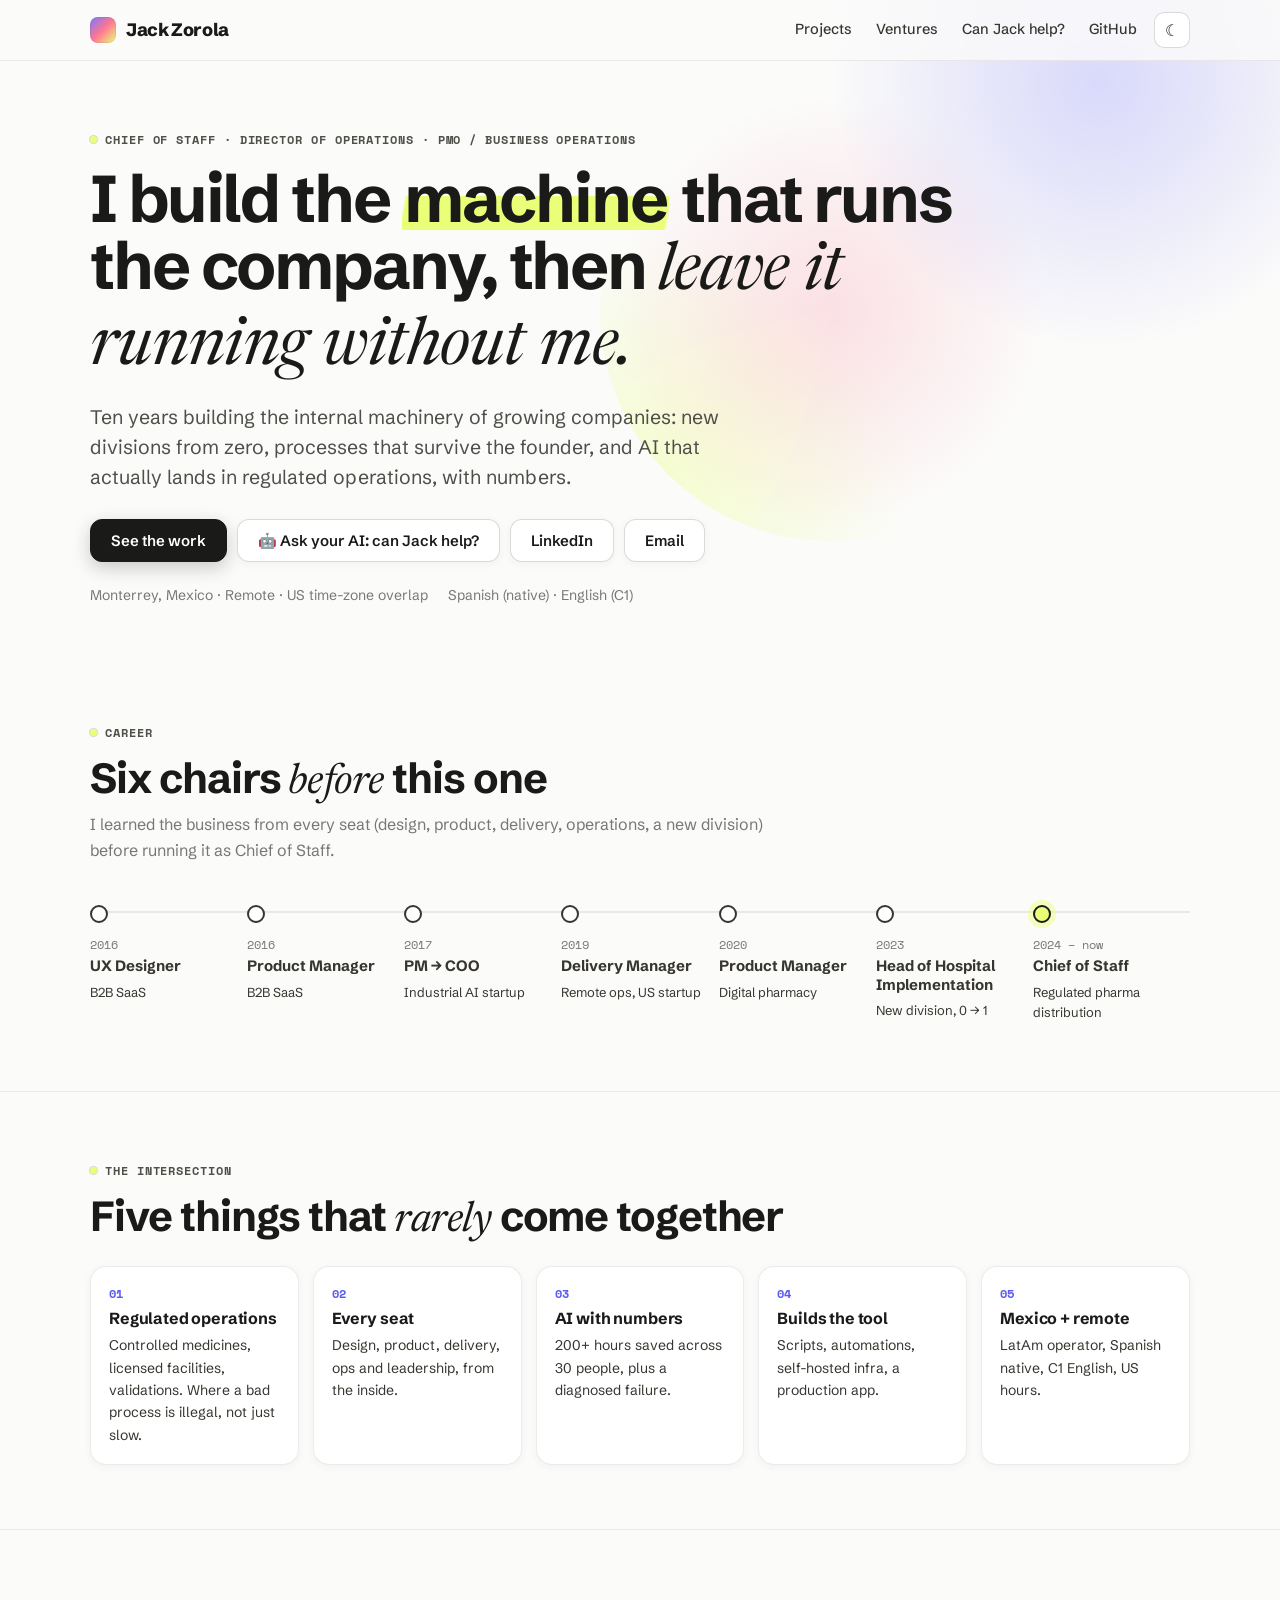
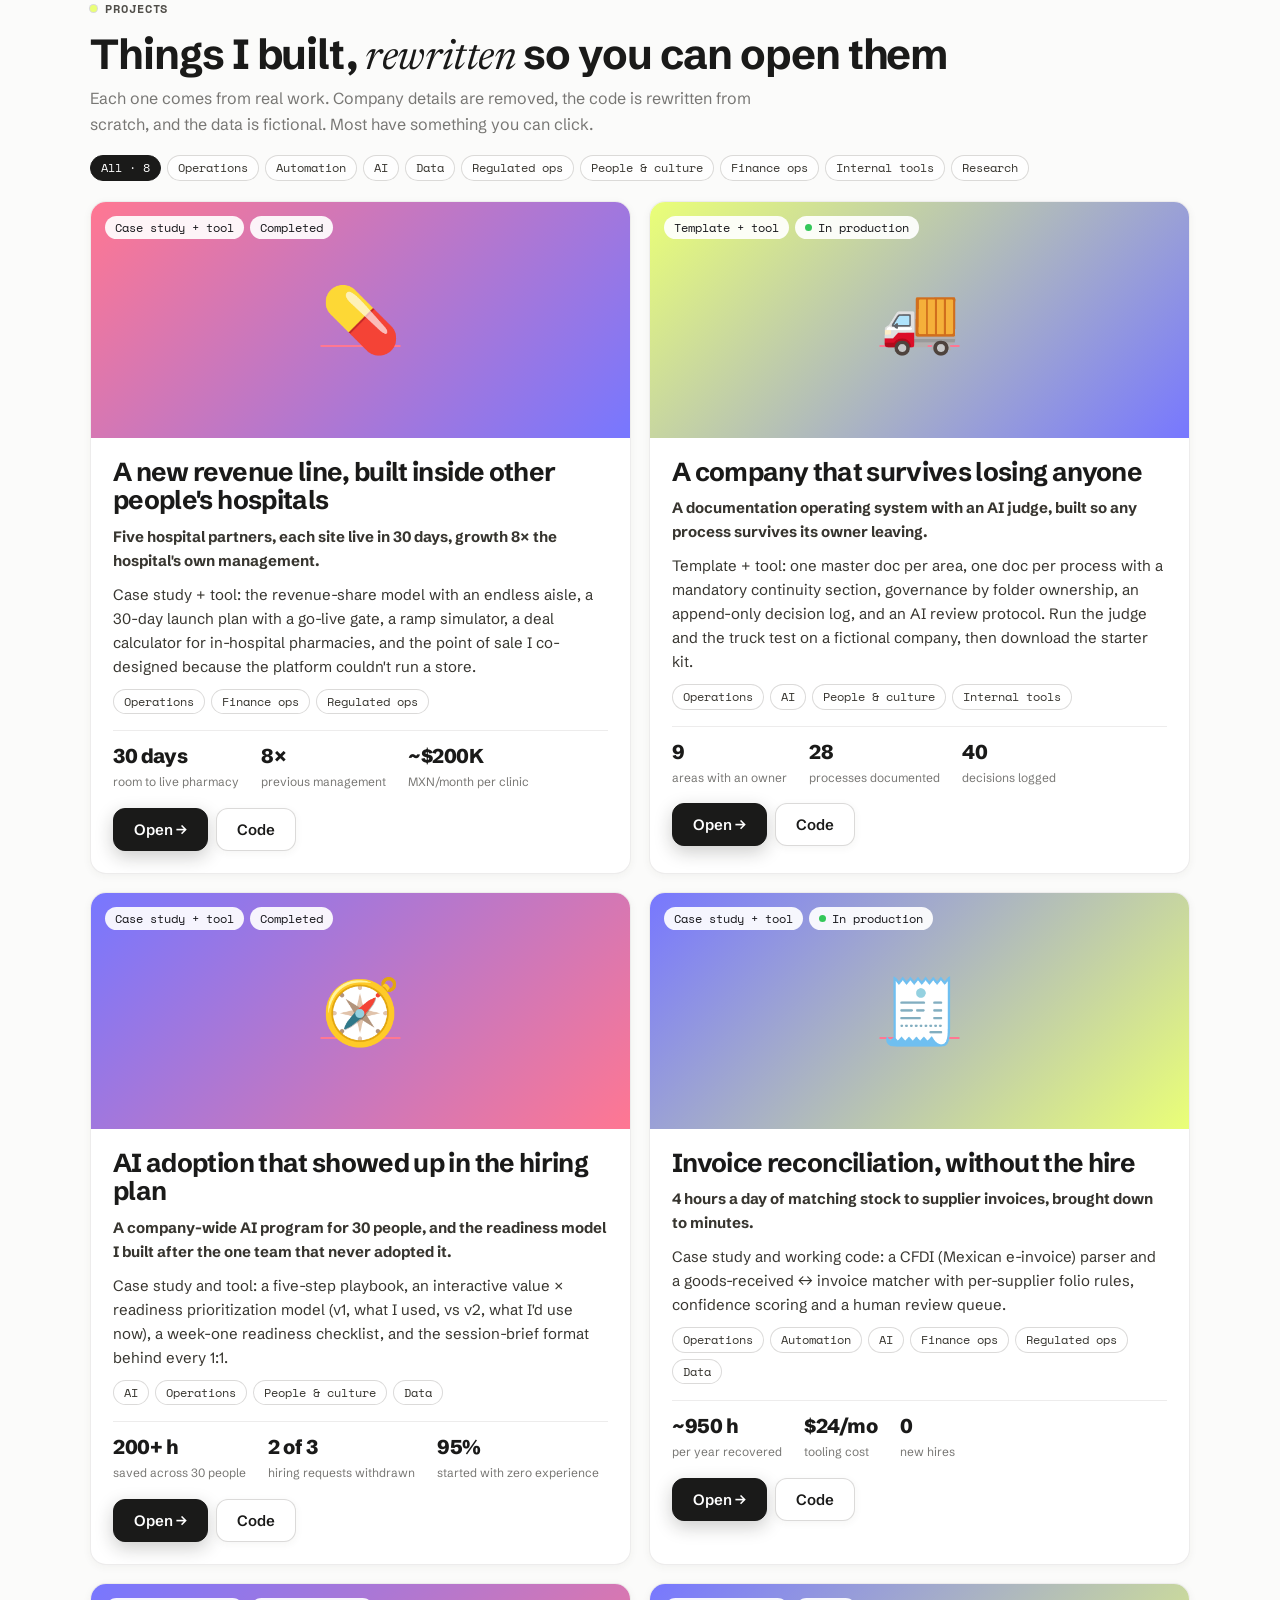
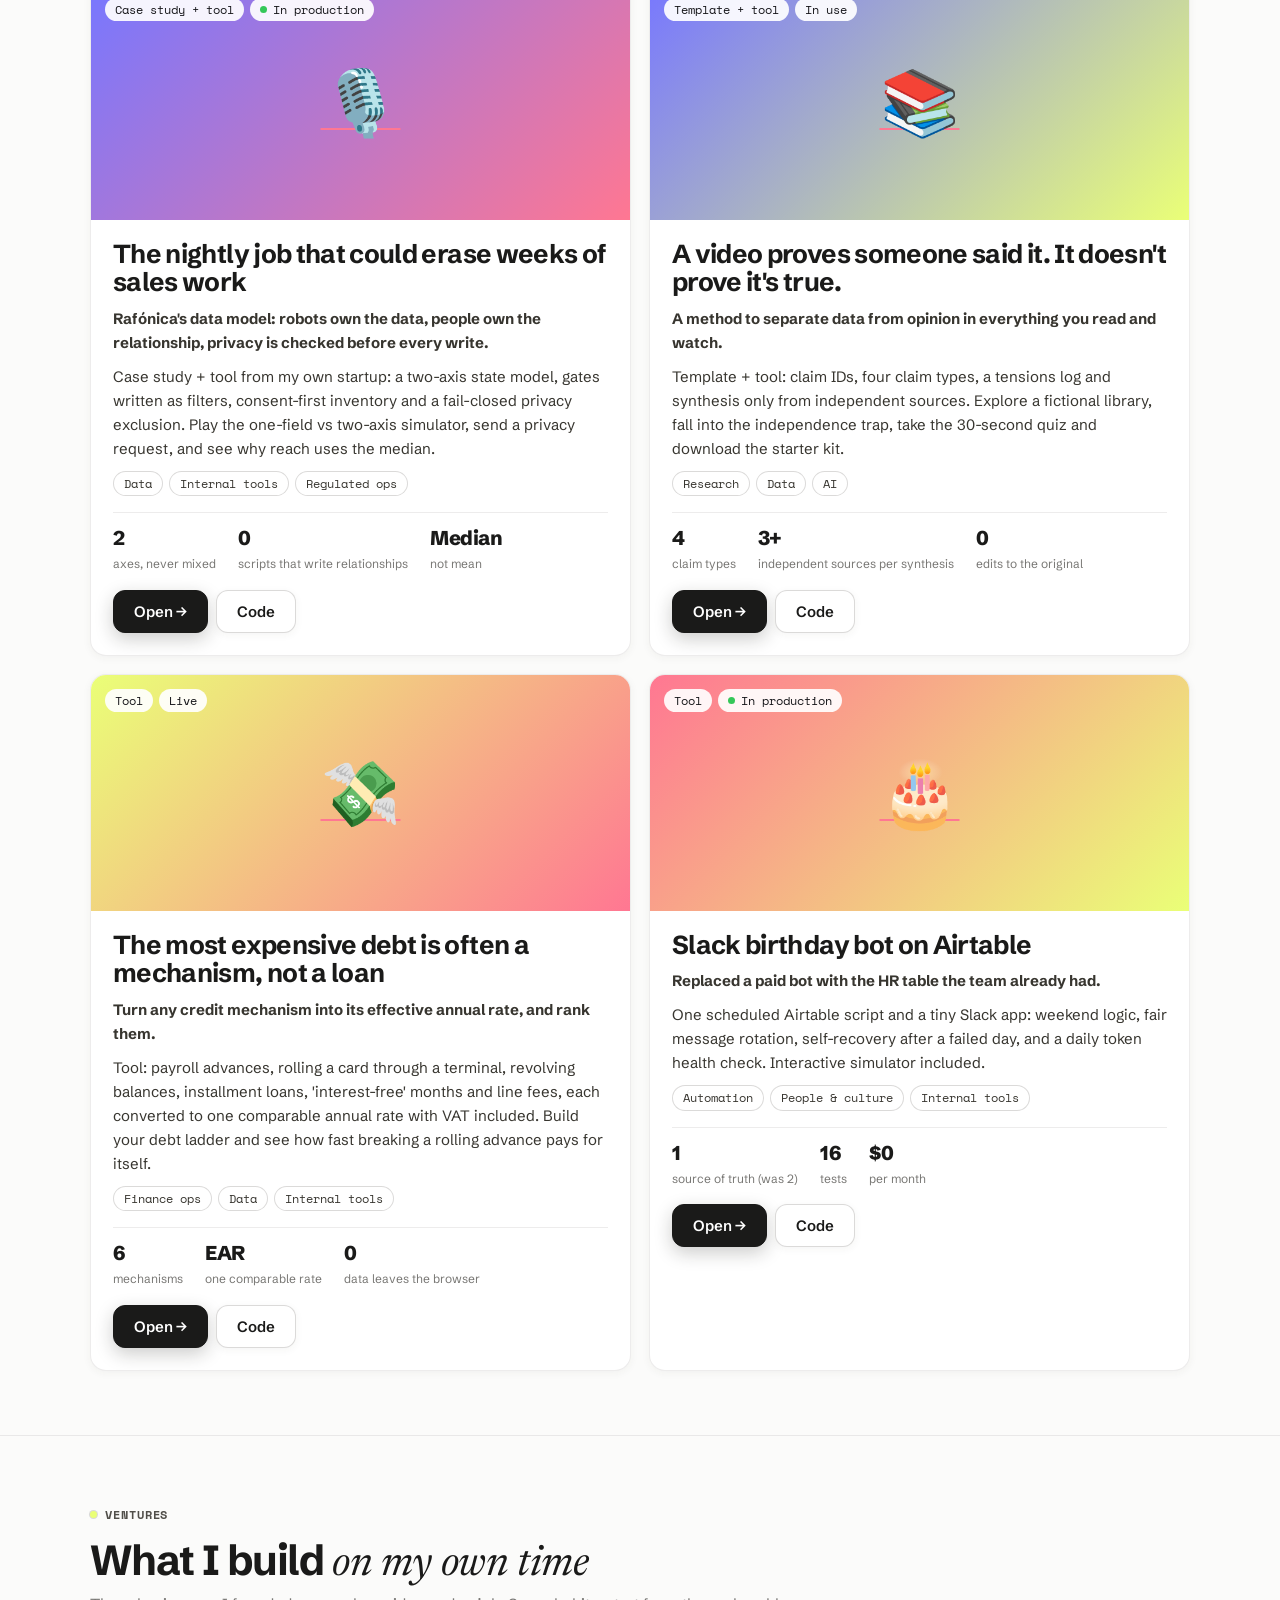
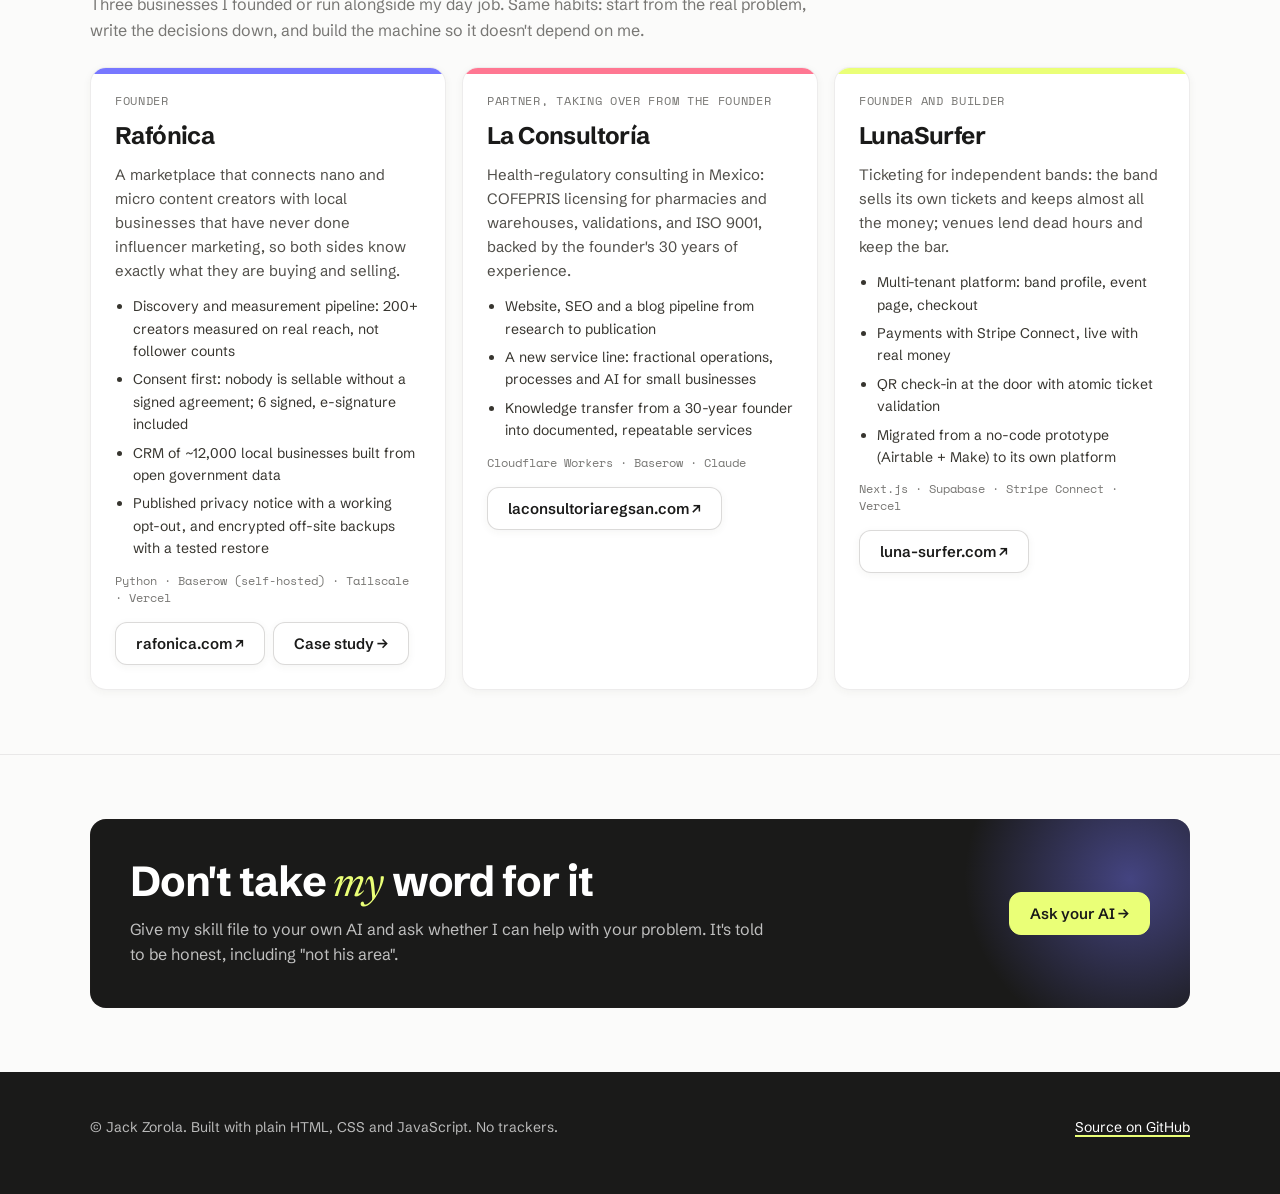
<file: index.html>
<!doctype html>
<html lang="en">
<head>
<meta charset="utf-8">
<meta name="viewport" content="width=device-width, initial-scale=1">
<title>Jack Zorola · Operations Portfolio</title>
<meta name="description" content="Jack Zorola: Chief of Staff and operations leader. Interactive projects and case studies on operations, automation and AI in regulated businesses.">
<link rel="icon" href="assets/favicon.svg">
<link rel="preconnect" href="https://fonts.googleapis.com"><link rel="preconnect" href="https://fonts.gstatic.com" crossorigin>
<link href="https://fonts.googleapis.com/css2?family=Schibsted+Grotesk:wght@400;500;600;700;800&family=Newsreader:ital,opsz,wght@0,6..72,400;1,6..72,400&family=Space+Mono:wght@400;700&display=swap" rel="stylesheet">
<link rel="stylesheet" href="assets/site.css">
<script src="assets/site.js"></script>
<style>
  .hero { padding-top: 64px; padding-bottom: 48px; }
  .hero h1 { margin: 14px 0 18px; max-width: 920px; }
  .cta { display: flex; flex-wrap: wrap; gap: 10px; margin-top: 26px; }
  .facts { display: flex; flex-wrap: wrap; gap: 8px 20px; margin-top: 22px; font-size: 14px; color: var(--muted); }
  .chairs { position: relative; display: grid; grid-template-columns: repeat(7, minmax(120px, 1fr)); gap: 0; overflow-x: auto; padding: 8px 0 4px; }
  .chair { position: relative; padding: 34px 12px 0 0; }
  .chair::before { content: ""; position: absolute; top: 14px; left: 0; right: 0; border-top: 2px solid var(--line); }
  .chair::after { content: ""; position: absolute; top: 8px; left: 0; width: 14px; height: 14px; border-radius: 50%; background: var(--surface); border: 2px solid var(--ink-2); }
  .chair.now::after { background: var(--lime); border-color: var(--ink); box-shadow: 0 0 0 5px rgba(234,255,119,.45); }
  .chair b { display: block; font-size: 15px; line-height: 1.25; }
  .chair span { font: 12px var(--mono); color: var(--muted); }
  .chair p { margin: 6px 0 0; font-size: 13px; color: var(--ink-2); }
  .edge { display: grid; gap: 14px; grid-template-columns: 1fr; }
  @media (min-width: 760px) { .edge { grid-template-columns: repeat(5, 1fr); } }
  .edge .card { padding: 18px; } .edge .n { font: 700 12px var(--mono); color: var(--accent); } .edge h3 { font-size: 16px; margin: 6px 0 6px; } .edge p { margin: 0; font-size: 14px; color: var(--ink-2); }
  .filters { display: flex; flex-wrap: wrap; gap: 6px; margin: 18px 0 20px; }
  .filters button { cursor: pointer; }
  .filters button[aria-pressed="true"] { background: var(--ink); color: var(--on-ink); border-color: var(--ink); }
  .projects { display: grid; gap: 18px; grid-template-columns: 1fr; }
  @media (min-width: 760px) { .projects { grid-template-columns: 1fr 1fr; } }
  .project { display: grid; grid-template-rows: auto 1fr; overflow: hidden; text-decoration: none; transition: transform .15s ease, box-shadow .15s ease; }
  .project:hover { transform: translateY(-2px); color: inherit; }
  .cover { aspect-ratio: 16 / 7; display: grid; place-items: center; font-size: 64px; position: relative; }
  @media (max-width: 560px) { .cover { aspect-ratio: 16 / 10; font-size: 52px; } }
  .cover .kind { position: absolute; left: 14px; top: 14px; }
  .cover .chip { background: rgba(255,255,255,.92); color: #16161a; border: 0; }
  .body { padding: 20px 22px 22px; display: grid; gap: 10px; align-content: start; }
  .body h3 { font-weight: 700; font-size: 26px; line-height: 1.1; letter-spacing: -.025em; }
  .body p { margin: 0; color: var(--ink-2); font-size: 15px; }
  .metrics { display: flex; gap: 22px; flex-wrap: wrap; margin-top: 6px; padding-top: 12px; border-top: 1px solid var(--line); }
  .metrics div b { display: block; font: 800 20px var(--sans); color: var(--ink); letter-spacing: -.02em; } .metrics div span { font-size: 12px; color: var(--muted); }
  .links { display: flex; gap: 8px; flex-wrap: wrap; margin-top: 4px; }
  .ventures { display: grid; gap: 16px; grid-template-columns: 1fr; }
  @media (min-width: 900px) { .ventures { grid-template-columns: repeat(3, 1fr); } }
  .venture { padding: 24px; display: grid; gap: 12px; align-content: start; position: relative; overflow: hidden; }
  .venture::before { content: ""; position: absolute; inset: 0 0 auto 0; height: 6px; background: var(--v); }
  .venture h3 { font-size: 24px; letter-spacing: -.025em; }
  .venture .role { font: 400 11.5px var(--mono); color: var(--muted); text-transform: uppercase; letter-spacing: .06em; }
  .venture p { margin: 0; font-size: 15px; color: var(--soft); }
  .venture ul { margin: 0; padding-left: 18px; font-size: 14px; color: var(--ink-2); display: grid; gap: 6px; }
  .venture .stack { font: 400 11.5px var(--mono); color: var(--muted); }
  .banner { display: grid; gap: 18px; align-items: center; grid-template-columns: 1fr; padding: 28px; background: var(--band); color: #fff; border-radius: var(--radius); box-shadow: inset 0 0 0 1px var(--line); }
  @media (min-width: 860px) { .banner { grid-template-columns: 1fr auto; padding: 40px; } }
  .banner h2 { color: #fff; } .banner p { color: rgba(255, 255, 255, .72); margin: 8px 0 0; max-width: 640px; }
  .banner { position: relative; overflow: hidden; } .banner::after { content: ""; position: absolute; right: -120px; top: -120px; width: 360px; height: 360px; border-radius: 50%; background: radial-gradient(circle, rgba(119,119,255,.45), rgba(119,119,255,0) 65%); } .banner > * { position: relative; z-index: 1; } .banner .btn { background: var(--lime); border-color: var(--lime); color: #1a1a19; box-shadow: none; } .banner h2 em { color: var(--lime); }
</style>
</head>
<body>
<header class="topbar"><div class="wrap">
  <a class="brand" href="./">Jack Zorola<span>.</span></a>
  <nav><a href="#projects">Projects</a><a class="hide-sm" href="#ventures">Ventures</a><a href="can-jack-help/">Can Jack help?</a><a class="hide-sm" href="https://github.com/jackzorola10/jackzorola10.github.io">GitHub</a><button class="theme-toggle" type="button" aria-label="Switch theme"></button></nav>
</div></header>

<main>
<div class="wrap hero">
  <div class="eyebrow" id="roles">Chief of Staff · Director of Operations · PMO</div>
  <h1>I build the <span class="hl">machine</span> that runs the company, then <em>leave it running without me.</em></h1>
  <p class="lead" id="pitch"></p>
  <div class="cta">
    <a class="btn" href="#projects">See the work</a>
    <a class="btn ghost" href="can-jack-help/">🤖 Ask your AI: can Jack help?</a>
    <span id="contact-links" style="display:contents"></span>
  </div>
  <div class="facts" id="facts"></div>
</div>

<section><div class="wrap">
  <div class="eyebrow">Career</div>
  <h2 style="margin:12px 0 6px">Six chairs <em>before</em> this one</h2>
  <p class="muted" style="margin:0 0 26px;max-width:700px">I learned the business from every seat (design, product, delivery, operations, a new division) before running it as Chief of Staff.</p>
  <div class="chairs">
    <div class="chair"><span>2016</span><b>UX Designer</b><p>B2B SaaS</p></div>
    <div class="chair"><span>2016</span><b>Product Manager</b><p>B2B SaaS</p></div>
    <div class="chair"><span>2017</span><b>PM → COO</b><p>Industrial AI startup</p></div>
    <div class="chair"><span>2019</span><b>Delivery Manager</b><p>Remote ops, US startup</p></div>
    <div class="chair"><span>2020</span><b>Product Manager</b><p>Digital pharmacy</p></div>
    <div class="chair"><span>2023</span><b>Head of Hospital Implementation</b><p>New division, 0 → 1</p></div>
    <div class="chair now"><span>2024 – now</span><b>Chief of Staff</b><p>Regulated pharma distribution</p></div>
  </div>
</div></section>

<section><div class="wrap">
  <div class="eyebrow">The intersection</div>
  <h2 style="margin:12px 0 22px">Five things that <em>rarely</em> come together</h2>
  <div class="edge">
    <div class="card"><div class="n">01</div><h3>Regulated operations</h3><p>Controlled medicines, licensed facilities, validations. Where a bad process is illegal, not just slow.</p></div>
    <div class="card"><div class="n">02</div><h3>Every seat</h3><p>Design, product, delivery, ops and leadership, from the inside.</p></div>
    <div class="card"><div class="n">03</div><h3>AI with numbers</h3><p>200+ hours saved across 30 people, plus a diagnosed failure.</p></div>
    <div class="card"><div class="n">04</div><h3>Builds the tool</h3><p>Scripts, automations, self-hosted infra, a production app.</p></div>
    <div class="card"><div class="n">05</div><h3>Mexico + remote</h3><p>LatAm operator, Spanish native, C1 English, US hours.</p></div>
  </div>
</div></section>

<section id="projects"><div class="wrap">
  <div class="eyebrow">Projects</div>
  <h2 style="margin:12px 0 4px">Things I built, <em>rewritten</em> so you can open them</h2>
  <p class="muted" style="margin:0;max-width:720px">Each one comes from real work. Company details are removed, the code is rewritten from scratch, and the data is fictional. Most have something you can click.</p>
  <div class="filters" id="filters"></div>
  <div class="projects" id="grid"><p class="muted">Loading…</p></div>
</div></section>

<section id="ventures"><div class="wrap">
  <div class="eyebrow">Ventures</div>
  <h2 style="margin:12px 0 4px">What I build <em>on my own time</em></h2>
  <p class="muted" style="margin:0 0 24px;max-width:720px">Three businesses I founded or run alongside my day job. Same habits: start from the real problem, write the decisions down, and build the machine so it doesn't depend on me.</p>
  <div class="ventures" id="ventures-grid"></div>
</div></section>

<section><div class="wrap">
  <div class="banner">
    <div><h2>Don't take <em>my</em> word for it</h2><p>Give my skill file to your own AI and ask whether I can help with your problem. It's told to be honest, including "not his area".</p></div>
    <a class="btn" href="can-jack-help/">Ask your AI →</a>
  </div>
</div></section>
</main>

<footer class="footer"><div class="wrap"><span>© Jack Zorola. Built with plain HTML, CSS and JavaScript. No trackers.</span><a href="https://github.com/jackzorola10/jackzorola10.github.io">Source on GitHub</a></div></footer>

<script>
(async () => {
  const $ = id => document.getElementById(id);
  const esc = s => String(s == null ? '' : s).replace(/&/g, '&amp;').replace(/</g, '&lt;').replace(/>/g, '&gt;').replace(/"/g, '&quot;');
  let data;
  try { data = await (await fetch('projects.json')).json(); }
  catch (e) { $('grid').innerHTML = '<p class="muted">Could not load the project list.</p>'; return; }

  const p = data.profile;
  $('pitch').textContent = p.pitch;
  $('roles').textContent = p.roles.join(' · ');
  $('facts').innerHTML = [p.location, p.languages].map(x => `<span>${esc(x)}</span>`).join('');
  const links = [];
  if (p.links.linkedin) links.push(`<a class="btn ghost" href="${esc(p.links.linkedin)}">LinkedIn</a>`);
  if (p.links.email) links.push(`<a class="btn ghost" href="mailto:${esc(p.links.email)}">Email</a>`);
  $('contact-links').innerHTML = links.join('');

  const used = new Set(data.projects.flatMap(x => x.tags));
  const tags = Object.entries(data.tags).filter(([k]) => used.has(k));
  let active = 'all';
  const renderFilters = () => {
    $('filters').innerHTML = [['all', `All · ${data.projects.length}`], ...tags].map(([k, label]) => `<button type="button" class="chip" data-t="${k}" aria-pressed="${active === k}">${esc(label)}</button>`).join('');
    $('filters').querySelectorAll('button').forEach(b => b.addEventListener('click', () => { active = b.dataset.t; renderFilters(); renderGrid(); }));
  };
  const renderGrid = () => {
    const list = data.projects.filter(x => active === 'all' || x.tags.includes(active)).sort((a, b) => (b.featured === true) - (a.featured === true)); // stable: keeps the curated order of projects.json
    $('grid').innerHTML = list.map(x => `
      <article class="card project">
        <a class="cover" href="${esc(x.page)}" style="background:linear-gradient(135deg, ${esc(x.cover.from)}, ${esc(x.cover.to)})" aria-label="${esc(x.title)}">
          <span class="kind chips"><span class="chip">${esc(x.kind)}</span>${x.status ? `<span class="chip${x.status === 'In production' ? ' live' : ''}">${esc(x.status)}</span>` : ''}</span>${x.cover.emoji}
        </a>
        <div class="body">
          <h3><a href="${esc(x.page)}" style="text-decoration:none">${esc(x.title)}</a></h3>
          <p><b>${esc(x.tagline)}</b></p>
          <p class="small">${esc(x.summary)}</p>
          <div class="chips">${x.tags.map(t => `<span class="chip">${esc(data.tags[t] || t)}</span>`).join('')}</div>
          <div class="metrics">${x.metrics.map(m => `<div><b>${esc(m.value)}</b><span>${esc(m.label)}</span></div>`).join('')}</div>
          <div class="links"><a class="btn" href="${esc(x.page)}">Open →</a>${x.code ? `<a class="btn ghost" href="${esc(x.code)}">Code</a>` : ''}</div>
        </div>
      </article>`).join('') || '<p class="muted">Nothing here yet.</p>';
  };
  renderFilters(); renderGrid();
  $('ventures-grid').innerHTML = (data.ventures || []).map(v => `
    <article class="card venture" style="--v:${esc(v.accent)}">
      <div class="role">${esc(v.role)}</div>
      <h3>${esc(v.name)}</h3>
      <p>${esc(v.what)}</p>
      <ul>${v.built.map(b => `<li>${esc(b)}</li>`).join('')}</ul>
      <div class="stack">${esc(v.stack)}</div>
      <div class="links"><a class="btn ghost" href="${esc(v.url)}" target="_blank" rel="noopener">${esc(v.url.replace('https://', ''))} ↗</a>${v.case ? `<a class="btn ghost" href="${esc(v.case)}">Case study →</a>` : ''}</div>
    </article>`).join('');
})();
</script>
</body>
</html>
</file>
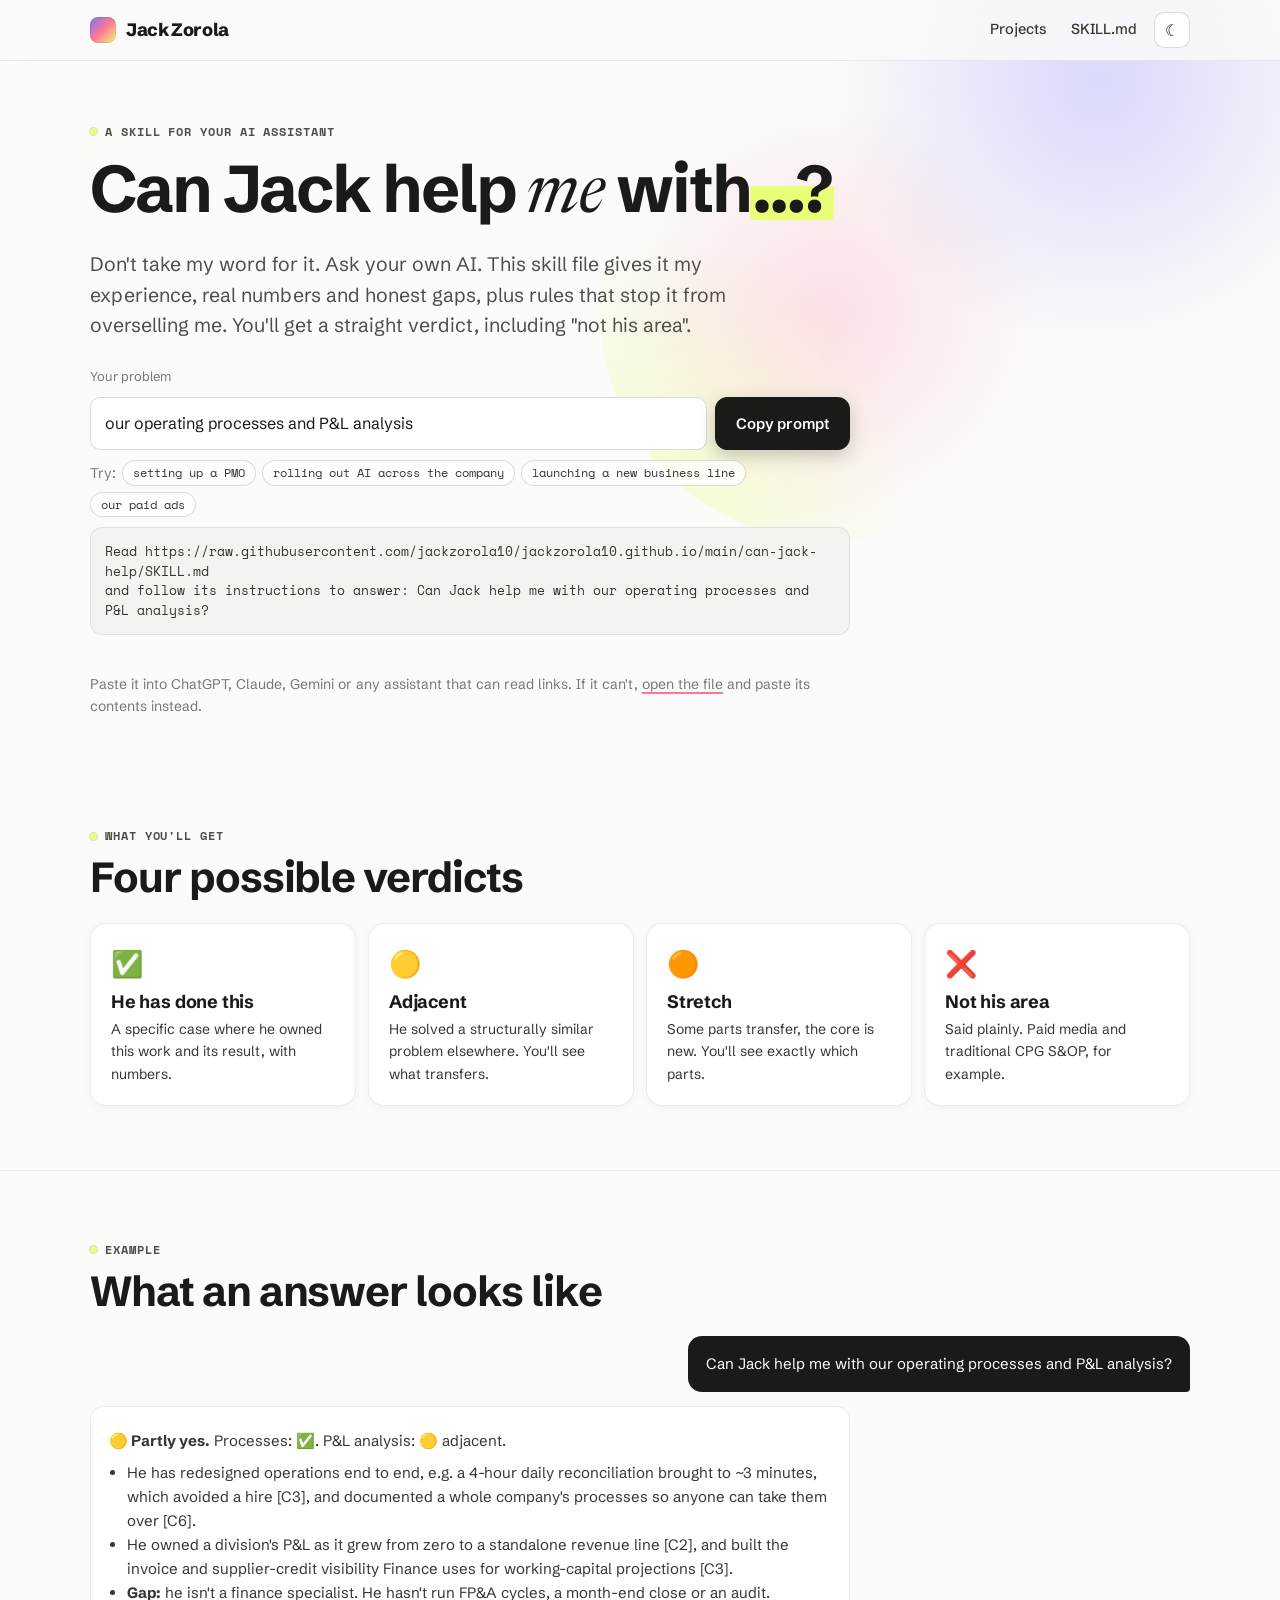
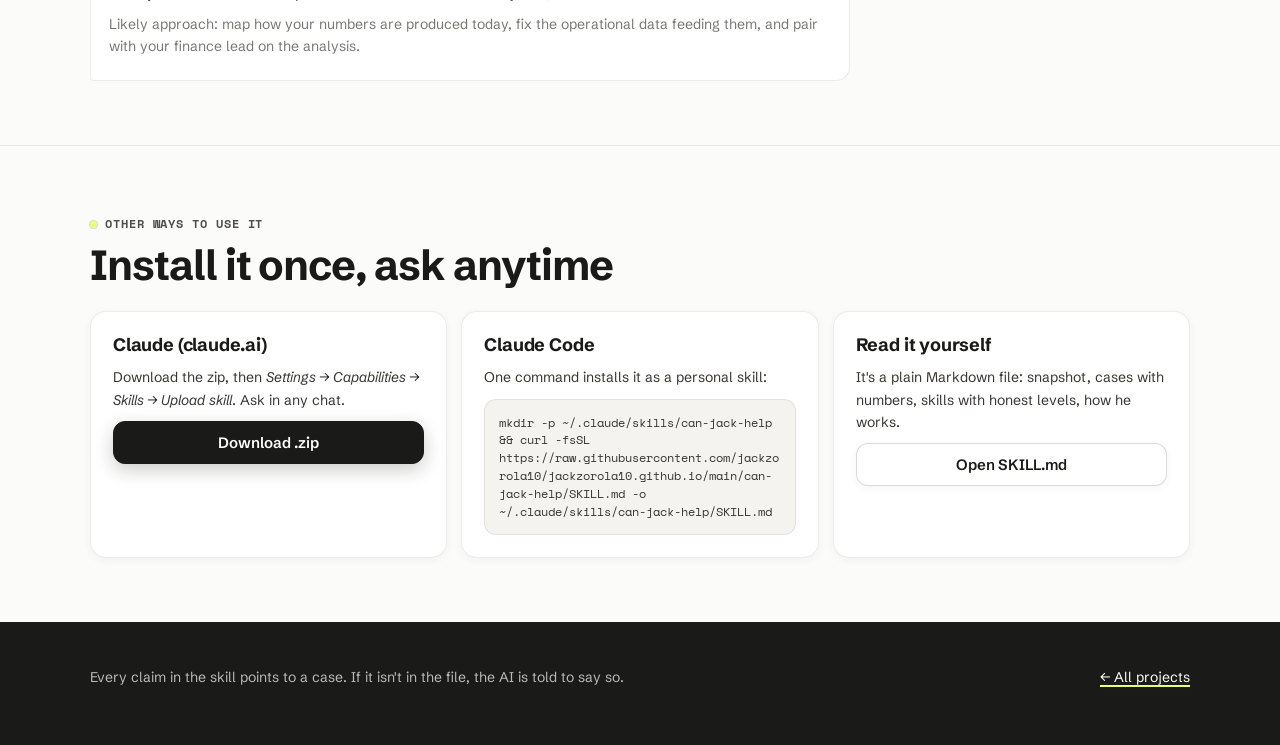
<file: can-jack-help/index.html>
<!doctype html>
<html lang="en">
<head>
<meta charset="utf-8">
<meta name="viewport" content="width=device-width, initial-scale=1">
<title>Can Jack Help? · Jack Zorola</title>
<meta name="description" content="Give this skill file to your AI assistant and ask whether Jack can help with your problem. Honest verdicts, real evidence, explicit gaps.">
<link rel="icon" href="../assets/favicon.svg">
<link rel="preconnect" href="https://fonts.googleapis.com"><link rel="preconnect" href="https://fonts.gstatic.com" crossorigin>
<link href="https://fonts.googleapis.com/css2?family=Schibsted+Grotesk:wght@400;500;600;700;800&family=Newsreader:ital,opsz,wght@0,6..72,400;1,6..72,400&family=Space+Mono:wght@400;700&display=swap" rel="stylesheet">
<link rel="stylesheet" href="../assets/site.css">
<script src="../assets/site.js"></script>
<style>
  .hero { padding-top: 56px; padding-bottom: 40px; }
  .hero h1 { margin: 12px 0 16px; }
  .ask { display: grid; gap: 10px; margin-top: 26px; max-width: 760px; }
  .ask-row { display: flex; gap: 8px; flex-wrap: wrap; }
  .ask-row input { flex: 1 1 280px; font-size: 16px; padding: 13px 14px; }
  .prompt { white-space: pre-wrap; overflow-wrap: anywhere; margin: 0; }
  .copied { color: var(--ok); font-size: 13px; min-height: 18px; }
  .verdicts { display: grid; gap: 12px; grid-template-columns: 1fr; }
  @media (min-width: 760px) { .verdicts { grid-template-columns: repeat(4, 1fr); } }
  .verdict { padding: 20px; } .verdict .v { font-size: 26px; } .verdict h3 { margin: 6px 0 4px; } .verdict p { margin: 0; font-size: 14px; color: var(--ink-2); }
  .ways { display: grid; gap: 14px; grid-template-columns: 1fr; }
  @media (min-width: 860px) { .ways { grid-template-columns: repeat(3, 1fr); } }
  .way { padding: 22px; display: grid; gap: 10px; align-content: start; } .way p { margin: 0; color: var(--ink-2); font-size: 14px; }
  .chat { display: grid; gap: 14px; }
  .bubble { padding: 16px 18px; border-radius: 14px; max-width: 760px; font-size: 15px; }
  .bubble.q { background: var(--ink); color: var(--on-ink); justify-self: end; border-bottom-right-radius: 4px; }
  .bubble.a { background: var(--surface); border: 1px solid var(--line); border-bottom-left-radius: 4px; }
  .bubble.a ul { margin: 8px 0; padding-left: 18px; } .bubble.a p { margin: 6px 0; }
  .samples { display: flex; flex-wrap: wrap; gap: 6px; }
  .samples button { cursor: pointer; }
</style>
</head>
<body>
<header class="topbar"><div class="wrap">
  <a class="brand" href="../">Jack Zorola<span>.</span></a>
  <nav><a href="../#projects">Projects</a><a class="hide-sm" href="SKILL.md">SKILL.md</a><button class="theme-toggle" type="button" aria-label="Switch theme"></button></nav>
</div></header>

<main>
<div class="wrap hero">
  <div class="eyebrow">A skill for your AI assistant</div>
  <h1>Can Jack help <em>me</em> with<span class="hl">…?</span></h1>
  <p class="lead">Don't take my word for it. Ask your own AI. This skill file gives it my experience, real numbers and honest gaps, plus rules that stop it from overselling me. You'll get a straight verdict, including "not his area".</p>
  <div class="ask">
    <label for="q">Your problem</label>
    <div class="ask-row"><input id="q" value="our operating processes and P&amp;L analysis" aria-label="Your problem"><button class="btn" id="copy" type="button">Copy prompt</button></div>
    <div class="samples"><span class="muted small" style="align-self:center">Try:</span><button type="button" class="chip">setting up a PMO</button><button type="button" class="chip">rolling out AI across the company</button><button type="button" class="chip">launching a new business line</button><button type="button" class="chip">our paid ads</button></div>
    <pre class="prompt" id="prompt"></pre>
    <div class="copied" id="copied" aria-live="polite"></div>
    <p class="muted small" style="margin:0">Paste it into ChatGPT, Claude, Gemini or any assistant that can read links. If it can't, <a href="SKILL.md">open the file</a> and paste its contents instead.</p>
  </div>
</div>

<section><div class="wrap">
  <div class="eyebrow">What you'll get</div>
  <h2 style="margin:8px 0 22px">Four possible verdicts</h2>
  <div class="verdicts">
    <div class="card verdict"><div class="v">✅</div><h3>He has done this</h3><p>A specific case where he owned this work and its result, with numbers.</p></div>
    <div class="card verdict"><div class="v">🟡</div><h3>Adjacent</h3><p>He solved a structurally similar problem elsewhere. You'll see what transfers.</p></div>
    <div class="card verdict"><div class="v">🟠</div><h3>Stretch</h3><p>Some parts transfer, the core is new. You'll see exactly which parts.</p></div>
    <div class="card verdict"><div class="v">❌</div><h3>Not his area</h3><p>Said plainly. Paid media and traditional CPG S&amp;OP, for example.</p></div>
  </div>
</div></section>

<section><div class="wrap">
  <div class="eyebrow">Example</div>
  <h2 style="margin:8px 0 22px">What an answer looks like</h2>
  <div class="chat">
    <div class="bubble q">Can Jack help me with our operating processes and P&amp;L analysis?</div>
    <div class="bubble a">
      <p><b>🟡 Partly yes.</b> Processes: ✅. P&amp;L analysis: 🟡 adjacent.</p>
      <ul>
        <li>He has redesigned operations end to end, e.g. a 4-hour daily reconciliation brought to ~3 minutes, which avoided a hire [C3], and documented a whole company's processes so anyone can take them over [C6].</li>
        <li>He owned a division's P&amp;L as it grew from zero to a standalone revenue line [C2], and built the invoice and supplier-credit visibility Finance uses for working-capital projections [C3].</li>
        <li><b>Gap:</b> he isn't a finance specialist. He hasn't run FP&amp;A cycles, a month-end close or an audit.</li>
      </ul>
      <p class="muted small">Likely approach: map how your numbers are produced today, fix the operational data feeding them, and pair with your finance lead on the analysis.</p>
    </div>
  </div>
</div></section>

<section><div class="wrap">
  <div class="eyebrow">Other ways to use it</div>
  <h2 style="margin:8px 0 22px">Install it once, ask anytime</h2>
  <div class="ways">
    <div class="card way"><h3>Claude (claude.ai)</h3><p>Download the zip, then <i>Settings → Capabilities → Skills → Upload skill</i>. Ask in any chat.</p><a class="btn" href="can-jack-help.zip" download>Download .zip</a></div>
    <div class="card way"><h3>Claude Code</h3><p>One command installs it as a personal skill:</p><pre style="margin:0;font-size:11.5px;white-space:pre-wrap;overflow-wrap:anywhere">mkdir -p ~/.claude/skills/can-jack-help && curl -fsSL https://raw.githubusercontent.com/jackzorola10/jackzorola10.github.io/main/can-jack-help/SKILL.md -o ~/.claude/skills/can-jack-help/SKILL.md</pre></div>
    <div class="card way"><h3>Read it yourself</h3><p>It's a plain Markdown file: snapshot, cases with numbers, skills with honest levels, how he works.</p><a class="btn ghost" href="SKILL.md">Open SKILL.md</a></div>
  </div>
</div></section>
</main>

<footer class="footer"><div class="wrap"><span>Every claim in the skill points to a case. If it isn't in the file, the AI is told to say so.</span><a href="../">← All projects</a></div></footer>

<script>
  (() => {
    const RAW = 'https://raw.githubusercontent.com/jackzorola10/jackzorola10.github.io/main/can-jack-help/SKILL.md';
    const q = document.getElementById('q');
    const out = document.getElementById('prompt');
    const render = () => { out.textContent = `Read ${RAW}\nand follow its instructions to answer: Can Jack help me with ${q.value.trim() || '…'}?`; };
    q.addEventListener('input', render);
    document.querySelectorAll('.samples button').forEach(b => b.addEventListener('click', () => { q.value = b.textContent; render(); }));
    document.getElementById('copy').addEventListener('click', async () => {
      const msg = document.getElementById('copied');
      try { await navigator.clipboard.writeText(out.textContent); msg.textContent = 'Copied. Paste it into your assistant.'; }
      catch (e) { msg.textContent = 'Select the text above and copy it.'; }
    });
    render();
  })();
</script>
</body>
</html>
</file>
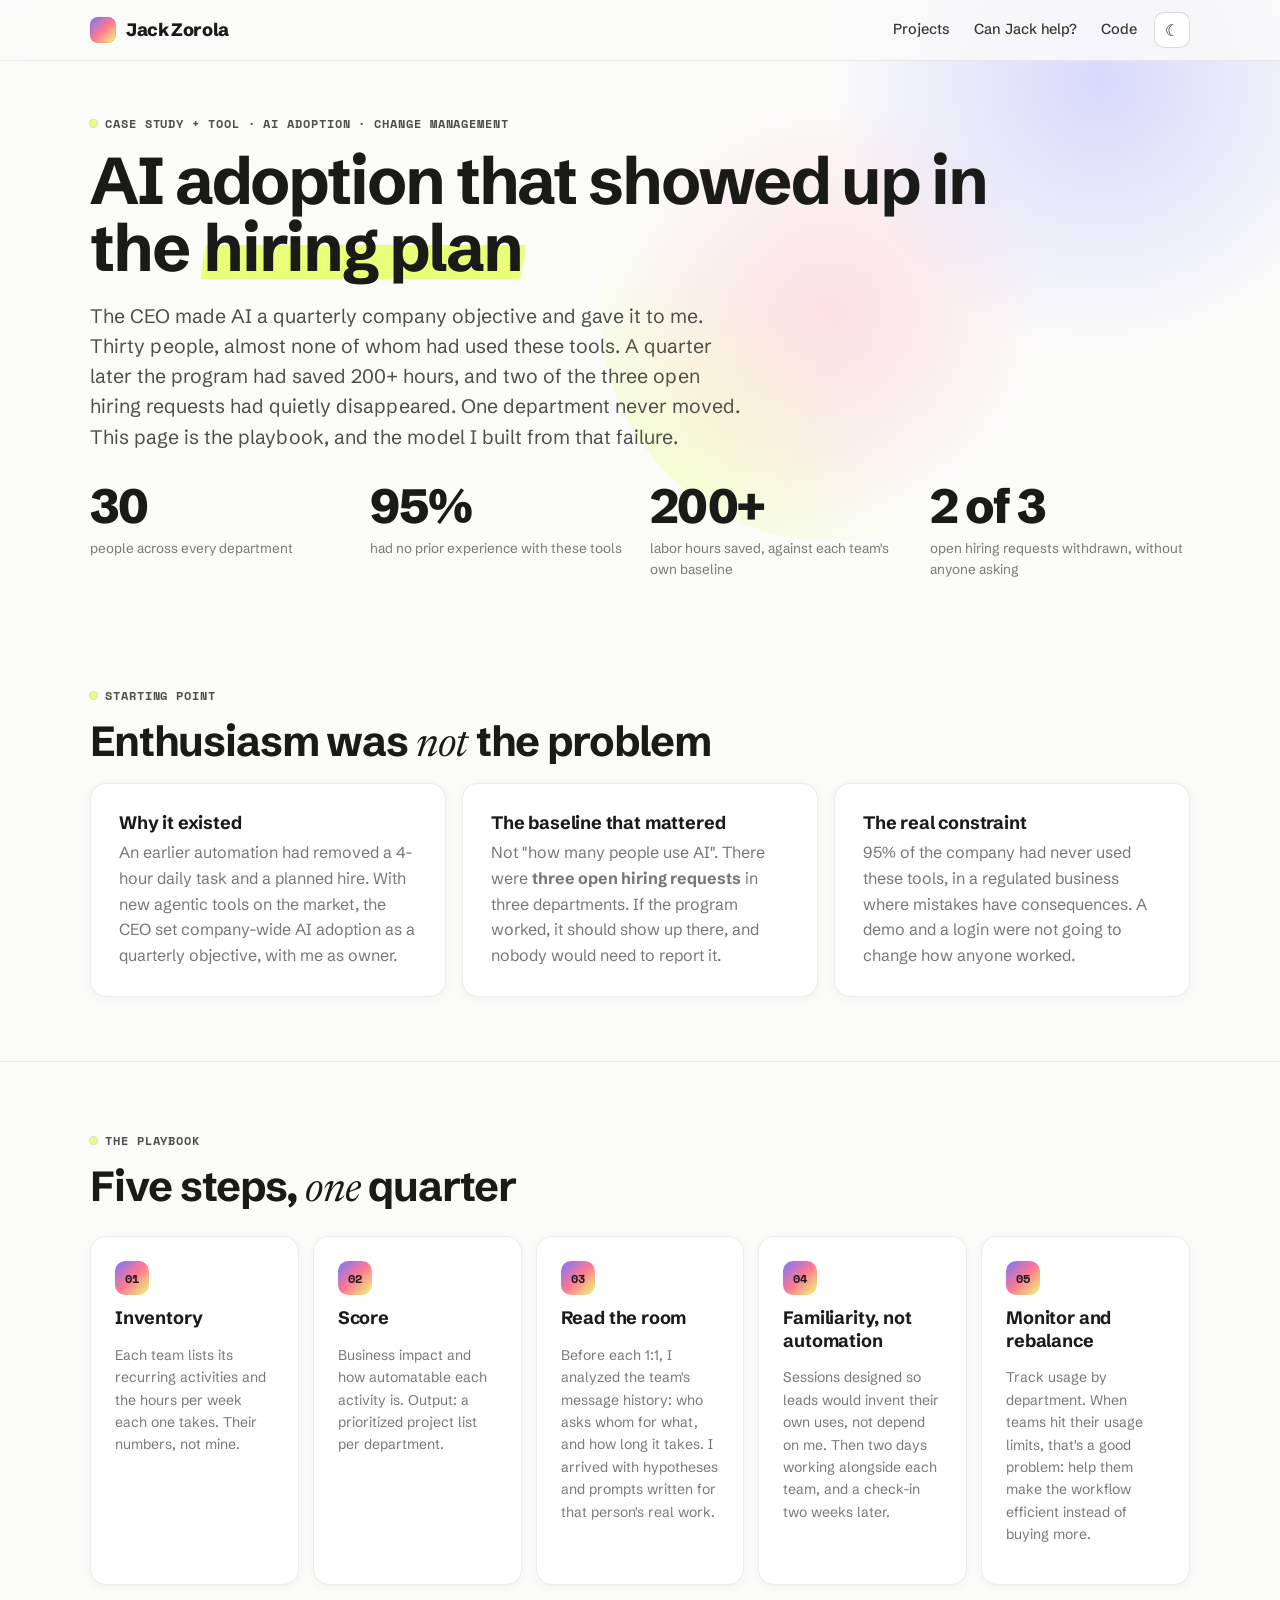
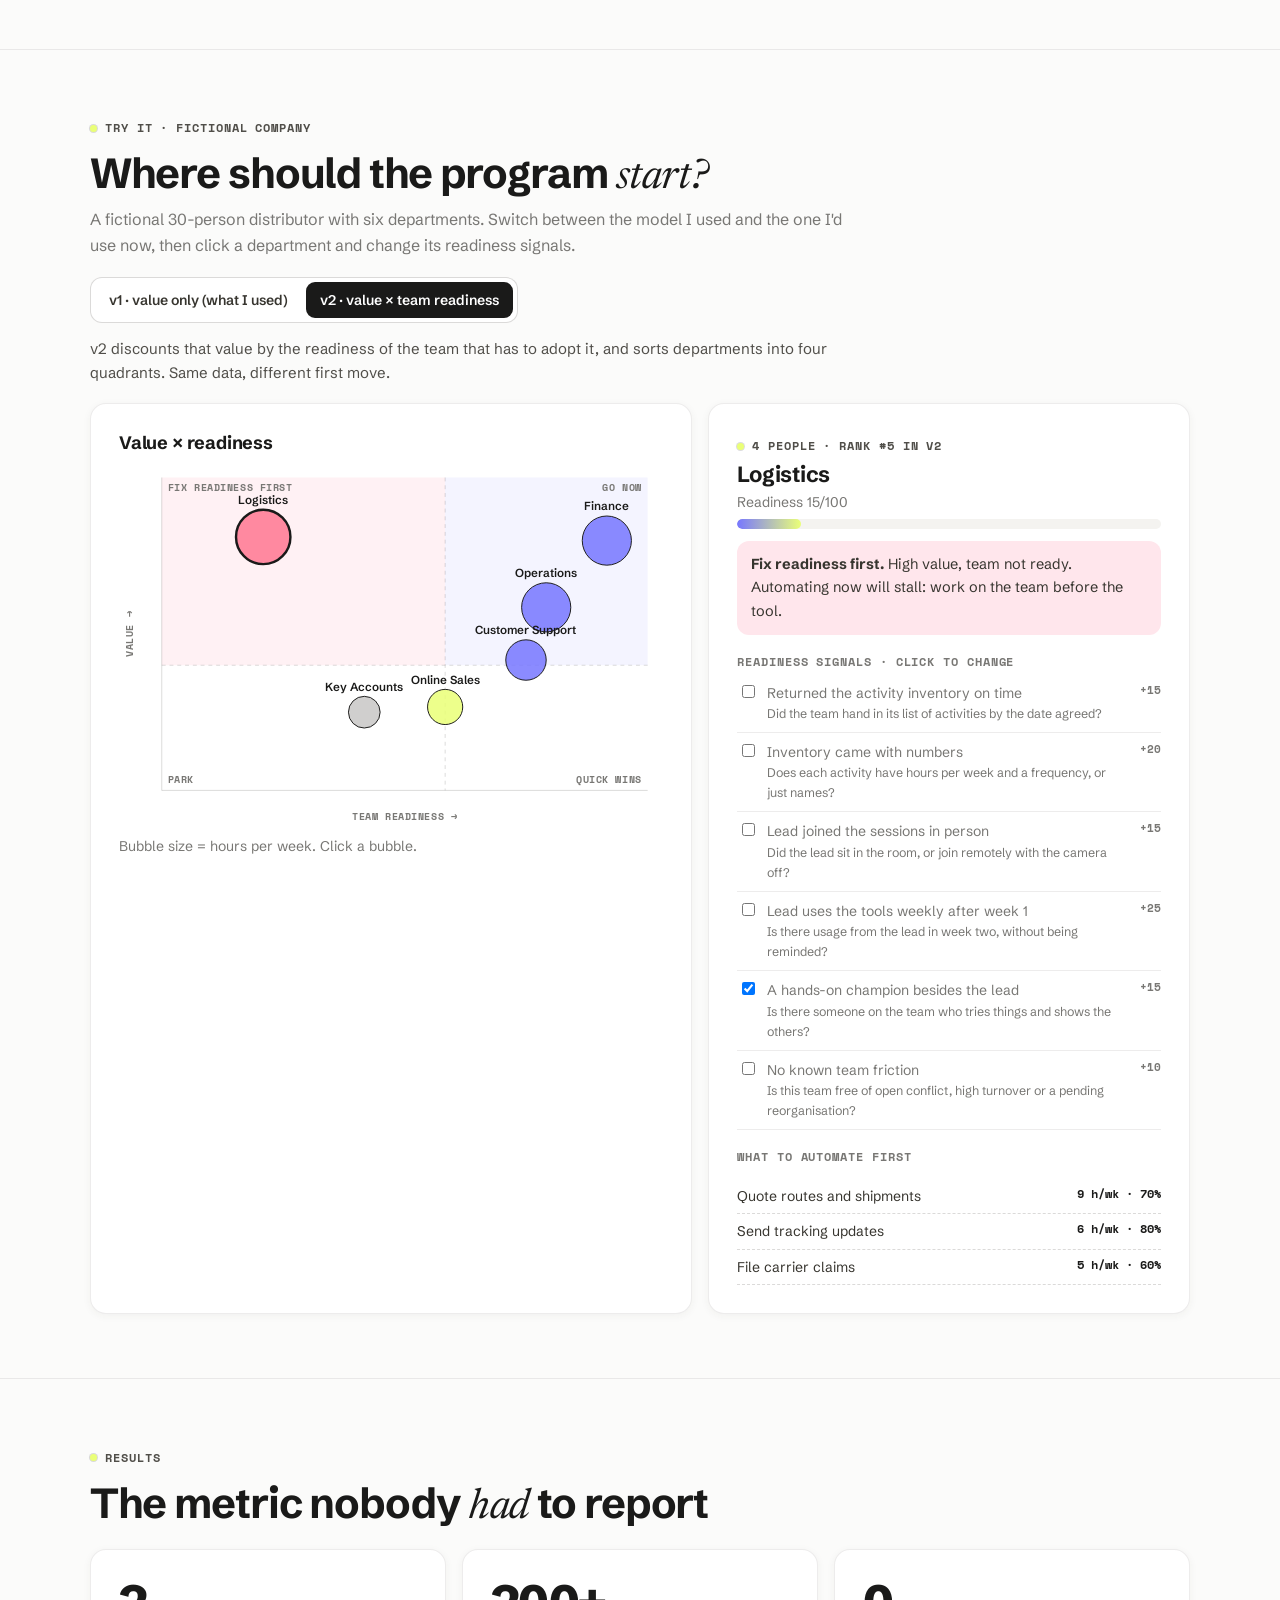
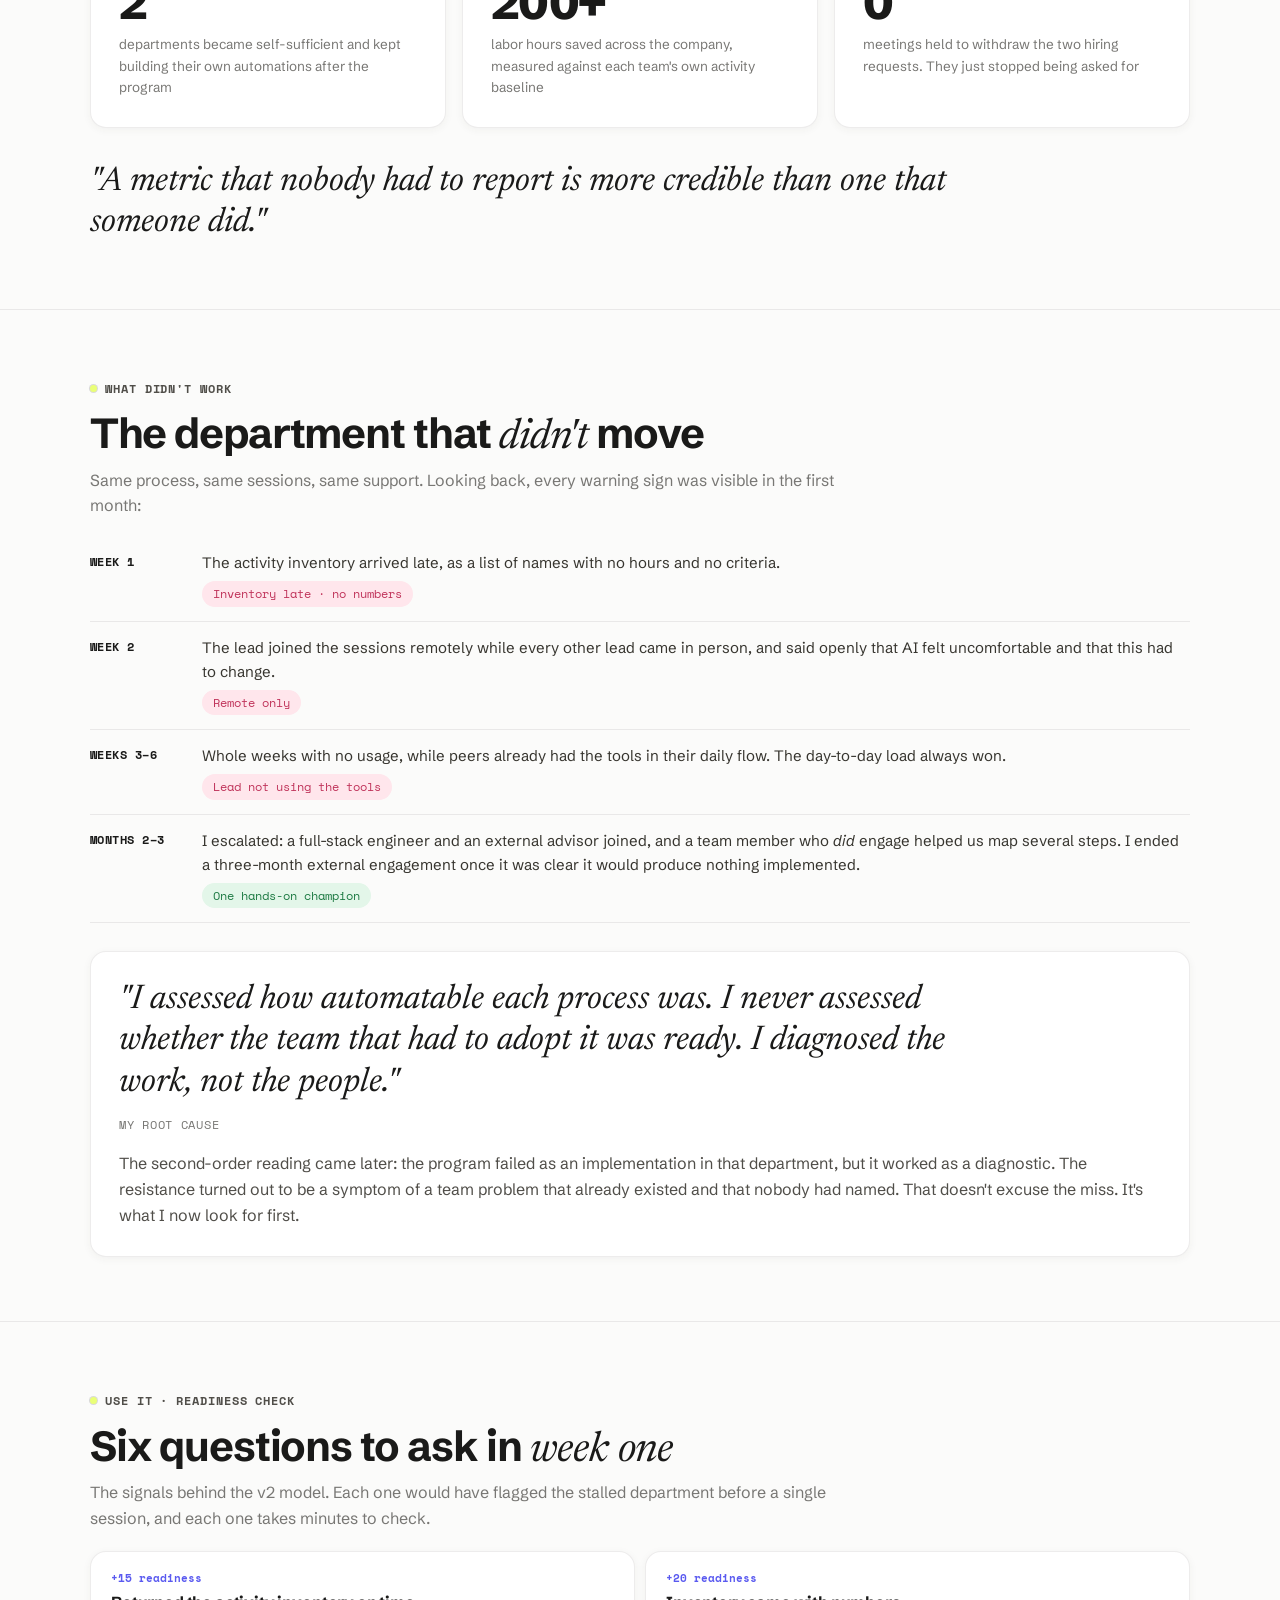
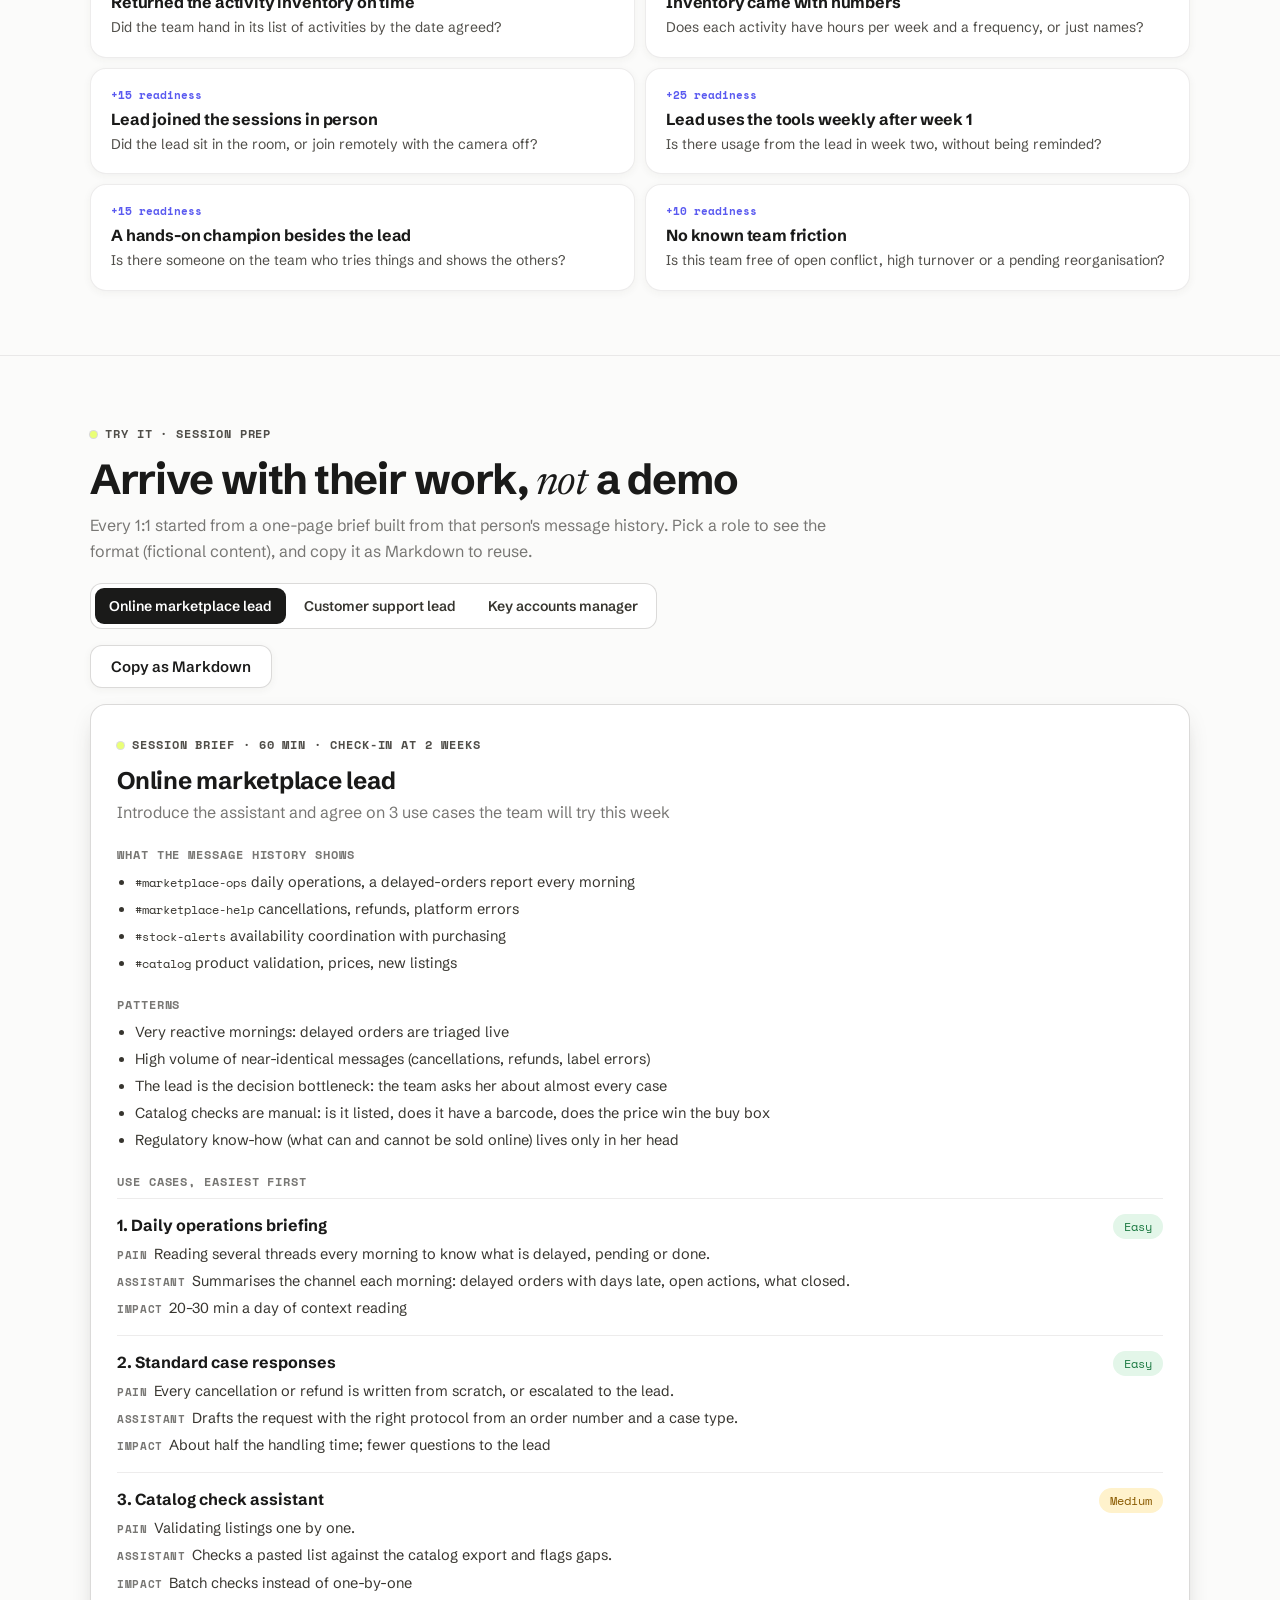
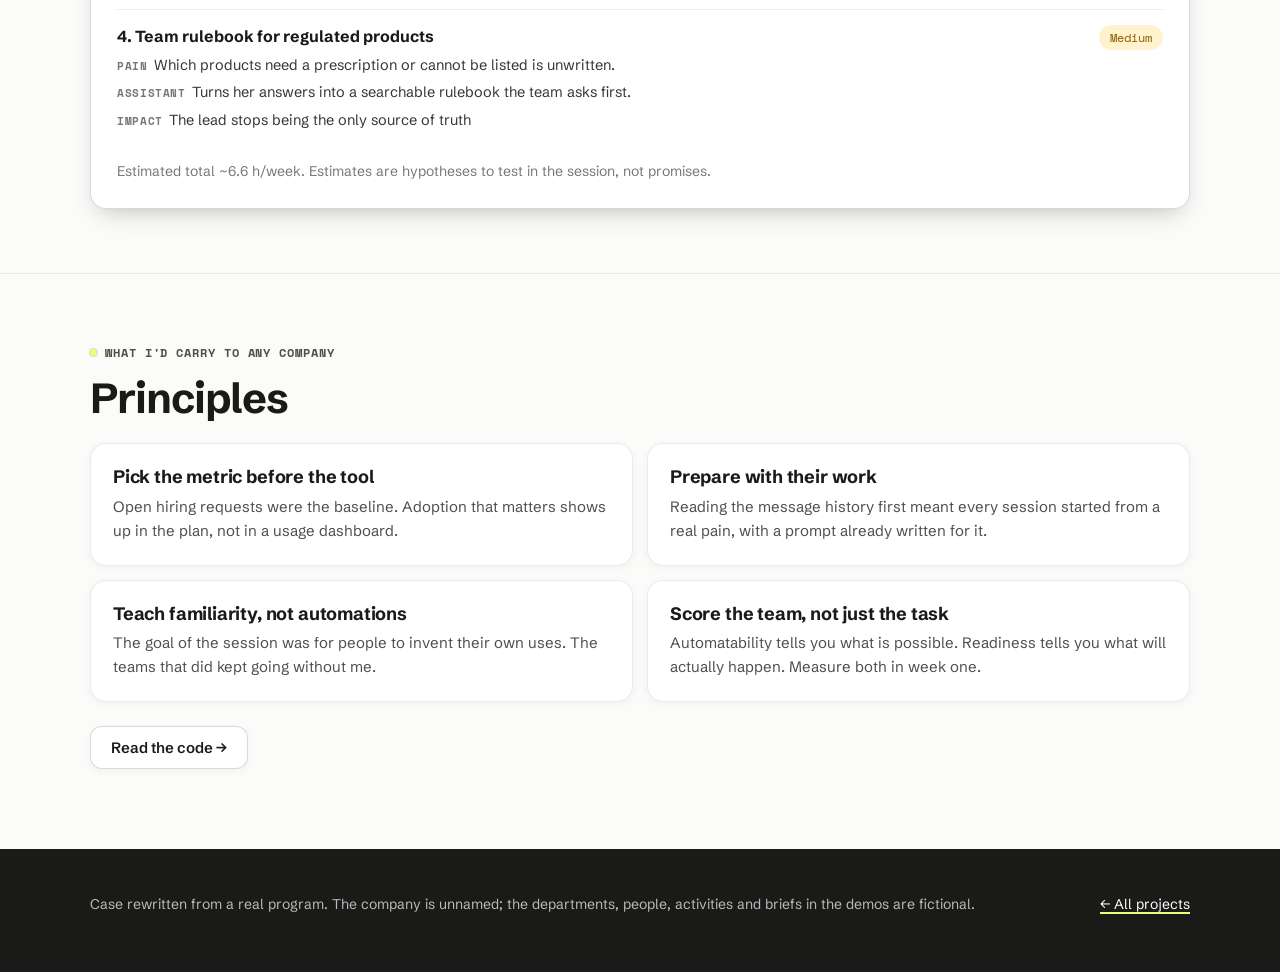
<file: projects/ai-adoption-playbook/index.html>
<!doctype html>
<html lang="en">
<head>
<meta charset="utf-8">
<meta name="viewport" content="width=device-width, initial-scale=1">
<title>AI Adoption Playbook · Jack Zorola</title>
<meta name="description" content="How a company-wide AI program for 30 people saved 200+ hours and quietly retired two hiring requests, and the readiness model I built after the one department that never adopted it.">
<link rel="icon" href="../../assets/favicon.svg">
<link rel="preconnect" href="https://fonts.googleapis.com"><link rel="preconnect" href="https://fonts.gstatic.com" crossorigin>
<link href="https://fonts.googleapis.com/css2?family=Schibsted+Grotesk:wght@400;500;600;700;800&family=Newsreader:ital,opsz,wght@0,6..72,400;1,6..72,400&family=Space+Mono:wght@400;700&display=swap" rel="stylesheet">
<link rel="stylesheet" href="../../assets/site.css">
<script src="../../assets/site.js"></script>
<style>
  .hero { padding-top: 48px; padding-bottom: 36px; }
  .hero h1 { margin: 12px 0 16px; max-width: 920px; }
  .stats { display: grid; grid-template-columns: repeat(2, 1fr); gap: 20px; margin-top: 30px; }
  @media (min-width: 760px) { .stats { grid-template-columns: repeat(4, 1fr); } }
  .steps { display: grid; gap: 14px; grid-template-columns: 1fr; counter-reset: phase; }
  @media (min-width: 760px) { .steps { grid-template-columns: repeat(2, 1fr); } }
  @media (min-width: 1040px) { .steps { grid-template-columns: repeat(5, 1fr); } }
  .steps > * { min-width: 0; }
  .toggle-model { display: inline-flex; border: 1px solid var(--line-2); border-radius: 12px; padding: 4px; background: var(--surface); gap: 4px; flex-wrap: wrap; }
  .toggle-model button { border: 0; background: transparent; font: 600 14px var(--sans); padding: 9px 14px; border-radius: 9px; cursor: pointer; color: var(--ink-2); }
  .toggle-model button[aria-pressed="true"] { background: var(--ink); color: var(--on-ink); }
  .model-note { margin: 14px 0 0; font-size: 15px; color: var(--soft); max-width: 760px; }
  .explore { display: grid; gap: 16px; grid-template-columns: 1fr; margin-top: 18px; }
  @media (min-width: 980px) { .explore { grid-template-columns: 1.25fr 1fr; } }
  .explore > * { min-width: 0; }
  .rank-row { display: grid; grid-template-columns: 26px 128px 1fr 54px; gap: 10px; align-items: center; padding: 9px 6px; border-radius: 10px; cursor: pointer; font-size: 14px; }
  .rank-row:hover, .rank-row.sel { background: var(--surface-2); }
  .rank-row .n { font: 700 12px var(--mono); color: var(--muted); }
  .rank-row .track { height: 18px; background: var(--surface-2); border-radius: 6px; overflow: hidden; }
  .rank-row .fill { height: 100%; border-radius: 6px; background: var(--grad-bar); transition: width .5s ease; }
  .rank-row .fill.flag { background: var(--pink); }
  .rank-row .v { font: 700 12px var(--mono); text-align: right; color: var(--ink); }
  svg.matrix { width: 100%; height: auto; display: block; }
  svg.matrix .q { font: 700 10px "Space Mono", monospace; letter-spacing: .06em; text-transform: uppercase; fill: #787774; }
  svg.matrix .bubble { cursor: pointer; transition: cx .5s ease, cy .5s ease; }
  svg.matrix text.lbl { font: 600 12px "Schibsted Grotesk", sans-serif; fill: #1a1a19; pointer-events: none; }
  .panel h3 { font-size: 22px; margin: 4px 0 2px; }
  .signal { display: grid; grid-template-columns: 22px 1fr 34px; gap: 8px; align-items: start; padding: 8px 0; border-bottom: 1px solid var(--line); font-size: 14px; cursor: pointer; }
  .signal input { margin-top: 3px; }
  .signal small { display: block; color: var(--muted); font-size: 12.5px; }
  .signal .w { font: 700 11px var(--mono); color: var(--muted); text-align: right; }
  .meter { height: 10px; border-radius: 999px; background: var(--surface-2); overflow: hidden; margin: 6px 0 2px; }
  .meter span { display: block; height: 100%; border-radius: 999px; background: var(--grad-bar); transition: width .4s ease; }
  .advice { margin: 12px 0 0; padding: 12px 14px; border-radius: 12px; background: var(--surface-2); font-size: 14.5px; }
  .advice.prepare { background: var(--bad-soft); }
  .advice.go { background: rgba(234, 255, 119, .32); }
  .acts { margin: 14px 0 0; padding: 0; list-style: none; font-size: 14px; }
  .acts li { display: flex; justify-content: space-between; gap: 10px; padding: 6px 0; border-bottom: 1px dashed var(--line-2); }
  .acts li span:last-child { font: 700 12px var(--mono); color: var(--ink); white-space: nowrap; }
  .quote { font-family: var(--serif); font-style: italic; color: var(--ink); font-size: clamp(24px, 3.4vw, 34px); line-height: 1.22; margin: 0; max-width: 900px; }
  .quote-src { margin: 12px 0 0; font: 400 12px var(--mono); color: var(--muted); text-transform: uppercase; letter-spacing: .06em; }
  .timeline { display: grid; gap: 0; margin-top: 18px; }
  .tl { display: grid; grid-template-columns: 96px 1fr; gap: 16px; padding: 14px 0; border-bottom: 1px solid var(--line); }
  .tl b { font: 700 12px var(--mono); color: var(--ink); text-transform: uppercase; letter-spacing: .04em; padding-top: 2px; }
  .tl p { margin: 0; font-size: 15px; } .tl .sig { display: inline-block; margin-top: 6px; }
  .brief { background: var(--surface); border: 1px solid var(--line-2); border-radius: var(--radius); padding: 26px; box-shadow: var(--shadow-lg); }
  .brief h3 { font-size: 24px; } .brief h4 { margin: 20px 0 8px; font: 700 11.5px var(--mono); text-transform: uppercase; letter-spacing: .08em; color: var(--muted); }
  .brief ul { margin: 0; padding-left: 18px; font-size: 14.5px; display: grid; gap: 4px; }
  .uc { display: grid; gap: 4px; padding: 14px 0; border-top: 1px solid var(--line); font-size: 14.5px; }
  .uc-head { display: flex; justify-content: space-between; gap: 10px; align-items: baseline; } .uc-head b { color: var(--ink); font-size: 16px; }
  .uc span.k { font: 700 10.5px var(--mono); text-transform: uppercase; color: var(--muted); letter-spacing: .06em; margin-right: 6px; }
  .checklist { display: grid; gap: 10px; grid-template-columns: 1fr; }
  @media (min-width: 760px) { .checklist { grid-template-columns: 1fr 1fr; } }
  .check { padding: 18px 20px; } .check .w { font: 700 11px var(--mono); color: var(--accent); } .check h3 { font-size: 16px; margin: 6px 0 4px; } .check p { margin: 0; font-size: 14px; color: var(--soft); }
  .principles { display: grid; gap: 14px; grid-template-columns: 1fr; }
  @media (min-width: 760px) { .principles { grid-template-columns: 1fr 1fr; } }
  .principle { padding: 22px; } .principle h3 { margin: 0 0 6px; } .principle p { margin: 0; color: var(--soft); font-size: 15px; }
</style>
</head>
<body>
<header class="topbar"><div class="wrap">
  <a class="brand" href="../../">Jack Zorola<span>.</span></a>
  <nav><a href="../../#projects">Projects</a><a class="hide-sm" href="../../can-jack-help/">Can Jack help?</a><a class="hide-sm" href="https://github.com/jackzorola10/jackzorola10.github.io/tree/main/projects/ai-adoption-playbook">Code</a><button class="theme-toggle" type="button" aria-label="Switch theme"></button></nav>
</div></header>

<main>
<div class="wrap hero">
  <div class="eyebrow">Case study + tool · AI adoption · Change management</div>
  <h1>AI adoption that showed up in the <span class="hl">hiring plan</span></h1>
  <p class="lead">The CEO made AI a quarterly company objective and gave it to me. Thirty people, almost none of whom had used these tools. A quarter later the program had saved 200+ hours, and two of the three open hiring requests had quietly disappeared. One department never moved. This page is the playbook, and the model I built from that failure.</p>
  <div class="stats">
    <div><div class="stat">30</div><div class="stat-label">people across every department</div></div>
    <div><div class="stat">95%</div><div class="stat-label">had no prior experience with these tools</div></div>
    <div><div class="stat">200+</div><div class="stat-label">labor hours saved, against each team's own baseline</div></div>
    <div><div class="stat">2 of 3</div><div class="stat-label">open hiring requests withdrawn, without anyone asking</div></div>
  </div>
</div>

<section><div class="wrap">
  <div class="eyebrow">Starting point</div>
  <h2 style="margin:12px 0 14px">Enthusiasm was <em>not</em> the problem</h2>
  <div class="grid grid-3">
    <div class="card pad"><h3>Why it existed</h3><p class="muted" style="margin:6px 0 0">An earlier automation had removed a 4-hour daily task and a planned hire. With new agentic tools on the market, the CEO set company-wide AI adoption as a quarterly objective, with me as owner.</p></div>
    <div class="card pad"><h3>The baseline that mattered</h3><p class="muted" style="margin:6px 0 0">Not "how many people use AI". There were <b>three open hiring requests</b> in three departments. If the program worked, it should show up there, and nobody would need to report it.</p></div>
    <div class="card pad"><h3>The real constraint</h3><p class="muted" style="margin:6px 0 0">95% of the company had never used these tools, in a regulated business where mistakes have consequences. A demo and a login were not going to change how anyone worked.</p></div>
  </div>
</div></section>

<section><div class="wrap">
  <div class="eyebrow">The playbook</div>
  <h2 style="margin:12px 0 22px">Five steps, <em>one</em> quarter</h2>
  <div class="steps">
    <div class="card phase"><h3>Inventory</h3><p class="muted small">Each team lists its recurring activities and the hours per week each one takes. Their numbers, not mine.</p></div>
    <div class="card phase"><h3>Score</h3><p class="muted small">Business impact and how automatable each activity is. Output: a prioritized project list per department.</p></div>
    <div class="card phase"><h3>Read the room</h3><p class="muted small">Before each 1:1, I analyzed the team's message history: who asks whom for what, and how long it takes. I arrived with hypotheses and prompts written for that person's real work.</p></div>
    <div class="card phase"><h3>Familiarity, not automation</h3><p class="muted small">Sessions designed so leads would invent their own uses, not depend on me. Then two days working alongside each team, and a check-in two weeks later.</p></div>
    <div class="card phase"><h3>Monitor and rebalance</h3><p class="muted small">Track usage by department. When teams hit their usage limits, that's a good problem: help them make the workflow efficient instead of buying more.</p></div>
  </div>
</div></section>

<section id="model"><div class="wrap">
  <div class="eyebrow">Try it · fictional company</div>
  <h2 style="margin:12px 0 6px">Where should the program <em>start?</em></h2>
  <p class="muted" style="margin:0 0 18px;max-width:780px">A fictional 30-person distributor with six departments. Switch between the model I used and the one I'd use now, then click a department and change its readiness signals.</p>
  <div class="toggle-model" role="group" aria-label="Scoring model">
    <button type="button" data-m="v1" aria-pressed="false">v1 · value only (what I used)</button>
    <button type="button" data-m="v2" aria-pressed="true">v2 · value × team readiness</button>
  </div>
  <p class="model-note" id="model-note"></p>
  <div class="explore">
    <div class="card pad" id="viz"></div>
    <div class="card pad panel" id="panel"></div>
  </div>
</div></section>

<section><div class="wrap">
  <div class="eyebrow">Results</div>
  <h2 style="margin:12px 0 18px">The metric nobody <em>had</em> to report</h2>
  <div class="grid grid-3">
    <div class="card pad"><div class="stat">2</div><div class="stat-label">departments became self-sufficient and kept building their own automations after the program</div></div>
    <div class="card pad"><div class="stat">200+</div><div class="stat-label">labor hours saved across the company, measured against each team's own activity baseline</div></div>
    <div class="card pad"><div class="stat">0</div><div class="stat-label">meetings held to withdraw the two hiring requests. They just stopped being asked for</div></div>
  </div>
  <p class="quote" style="margin-top:34px">"A metric that nobody had to report is more credible than one that someone did."</p>
</div></section>

<section id="failure"><div class="wrap">
  <div class="eyebrow">What didn't work</div>
  <h2 style="margin:12px 0 6px">The department that <em>didn't</em> move</h2>
  <p class="muted" style="margin:0 0 6px;max-width:780px">Same process, same sessions, same support. Looking back, every warning sign was visible in the first month:</p>
  <div class="timeline">
    <div class="tl"><b>Week 1</b><div><p>The activity inventory arrived late, as a list of names with no hours and no criteria.</p><span class="chip bad sig">Inventory late · no numbers</span></div></div>
    <div class="tl"><b>Week 2</b><div><p>The lead joined the sessions remotely while every other lead came in person, and said openly that AI felt uncomfortable and that this had to change.</p><span class="chip bad sig">Remote only</span></div></div>
    <div class="tl"><b>Weeks 3–6</b><div><p>Whole weeks with no usage, while peers already had the tools in their daily flow. The day-to-day load always won.</p><span class="chip bad sig">Lead not using the tools</span></div></div>
    <div class="tl"><b>Months 2–3</b><div><p>I escalated: a full-stack engineer and an external advisor joined, and a team member who <i>did</i> engage helped us map several steps. I ended a three-month external engagement once it was clear it would produce nothing implemented.</p><span class="chip ok sig">One hands-on champion</span></div></div>
  </div>
  <div class="card pad" style="margin-top:28px">
    <p class="quote">"I assessed how automatable each process was. I never assessed whether the team that had to adopt it was ready. I diagnosed the work, not the people."</p>
    <p class="quote-src">My root cause</p>
    <p style="margin:18px 0 0;color:var(--soft)">The second-order reading came later: the program failed as an implementation in that department, but it worked as a diagnostic. The resistance turned out to be a symptom of a team problem that already existed and that nobody had named. That doesn't excuse the miss. It's what I now look for first.</p>
  </div>
</div></section>

<section><div class="wrap">
  <div class="eyebrow">Use it · readiness check</div>
  <h2 style="margin:12px 0 6px">Six questions to ask in <em>week one</em></h2>
  <p class="muted" style="margin:0 0 20px;max-width:760px">The signals behind the v2 model. Each one would have flagged the stalled department before a single session, and each one takes minutes to check.</p>
  <div class="checklist" id="checklist"></div>
</div></section>

<section id="brief"><div class="wrap">
  <div class="eyebrow">Try it · session prep</div>
  <h2 style="margin:12px 0 6px">Arrive with their work, <em>not</em> a demo</h2>
  <p class="muted" style="margin:0 0 18px;max-width:780px">Every 1:1 started from a one-page brief built from that person's message history. Pick a role to see the format (fictional content), and copy it as Markdown to reuse.</p>
  <div class="toggle-model" role="group" aria-label="Role" id="roles"></div>
  <div style="margin-top:16px"><button class="btn ghost" id="copy-md" type="button">Copy as Markdown</button> <span class="muted small" id="copied" aria-live="polite"></span></div>
  <div class="brief" id="brief-card" style="margin-top:16px"></div>
</div></section>

<section><div class="wrap">
  <div class="eyebrow">What I'd carry to any company</div>
  <h2 style="margin:12px 0 22px">Principles</h2>
  <div class="principles">
    <div class="card principle"><h3>Pick the metric before the tool</h3><p>Open hiring requests were the baseline. Adoption that matters shows up in the plan, not in a usage dashboard.</p></div>
    <div class="card principle"><h3>Prepare with their work</h3><p>Reading the message history first meant every session started from a real pain, with a prompt already written for it.</p></div>
    <div class="card principle"><h3>Teach familiarity, not automations</h3><p>The goal of the session was for people to invent their own uses. The teams that did kept going without me.</p></div>
    <div class="card principle"><h3>Score the team, not just the task</h3><p>Automatability tells you what is possible. Readiness tells you what will actually happen. Measure both in week one.</p></div>
  </div>
  <p style="margin-top:24px"><a class="btn ghost" href="https://github.com/jackzorola10/jackzorola10.github.io/tree/main/projects/ai-adoption-playbook">Read the code →</a></p>
</div></section>
</main>

<footer class="footer"><div class="wrap"><span>Case rewritten from a real program. The company is unnamed; the departments, people, activities and briefs in the demos are fictional.</span><a href="../../">← All projects</a></div></footer>

<script src="src/playbook.js"></script>
<script src="src/company.js"></script>
<script src="demo.js"></script>
</body>
</html>
</file>
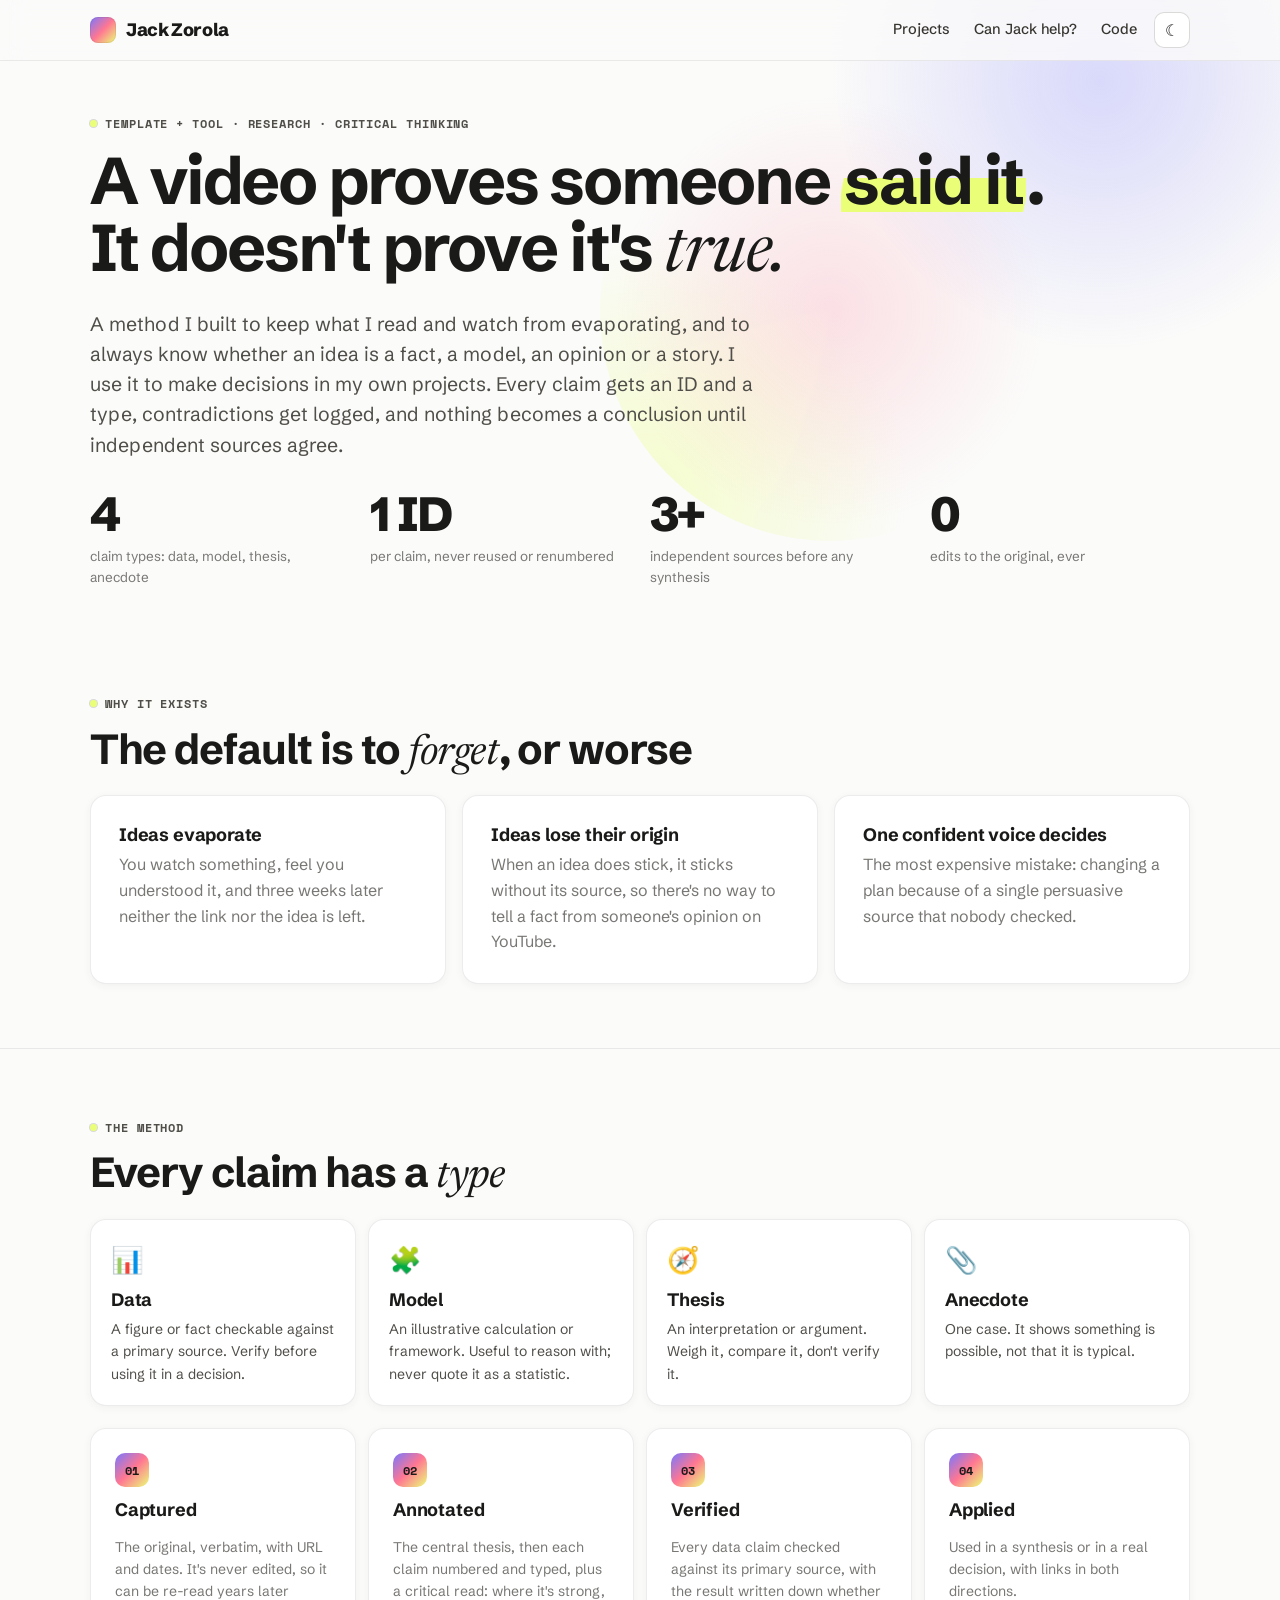
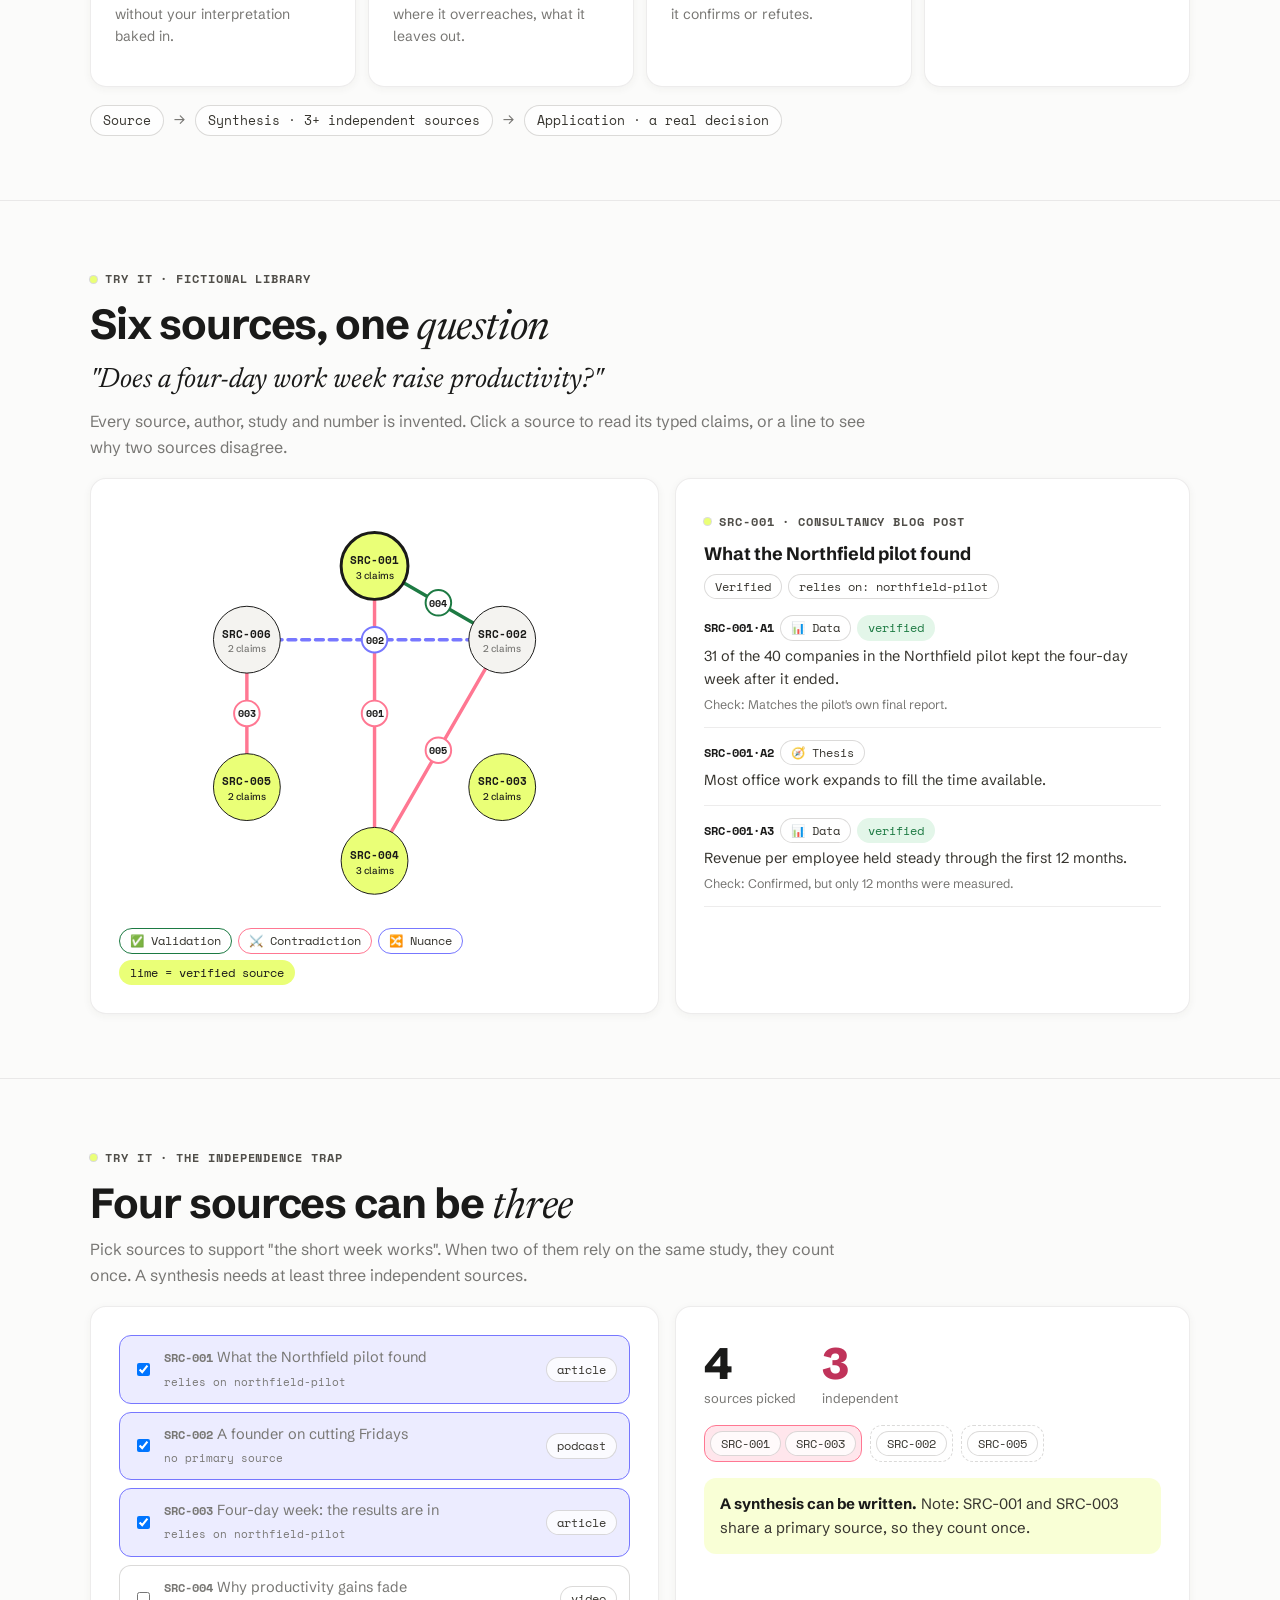
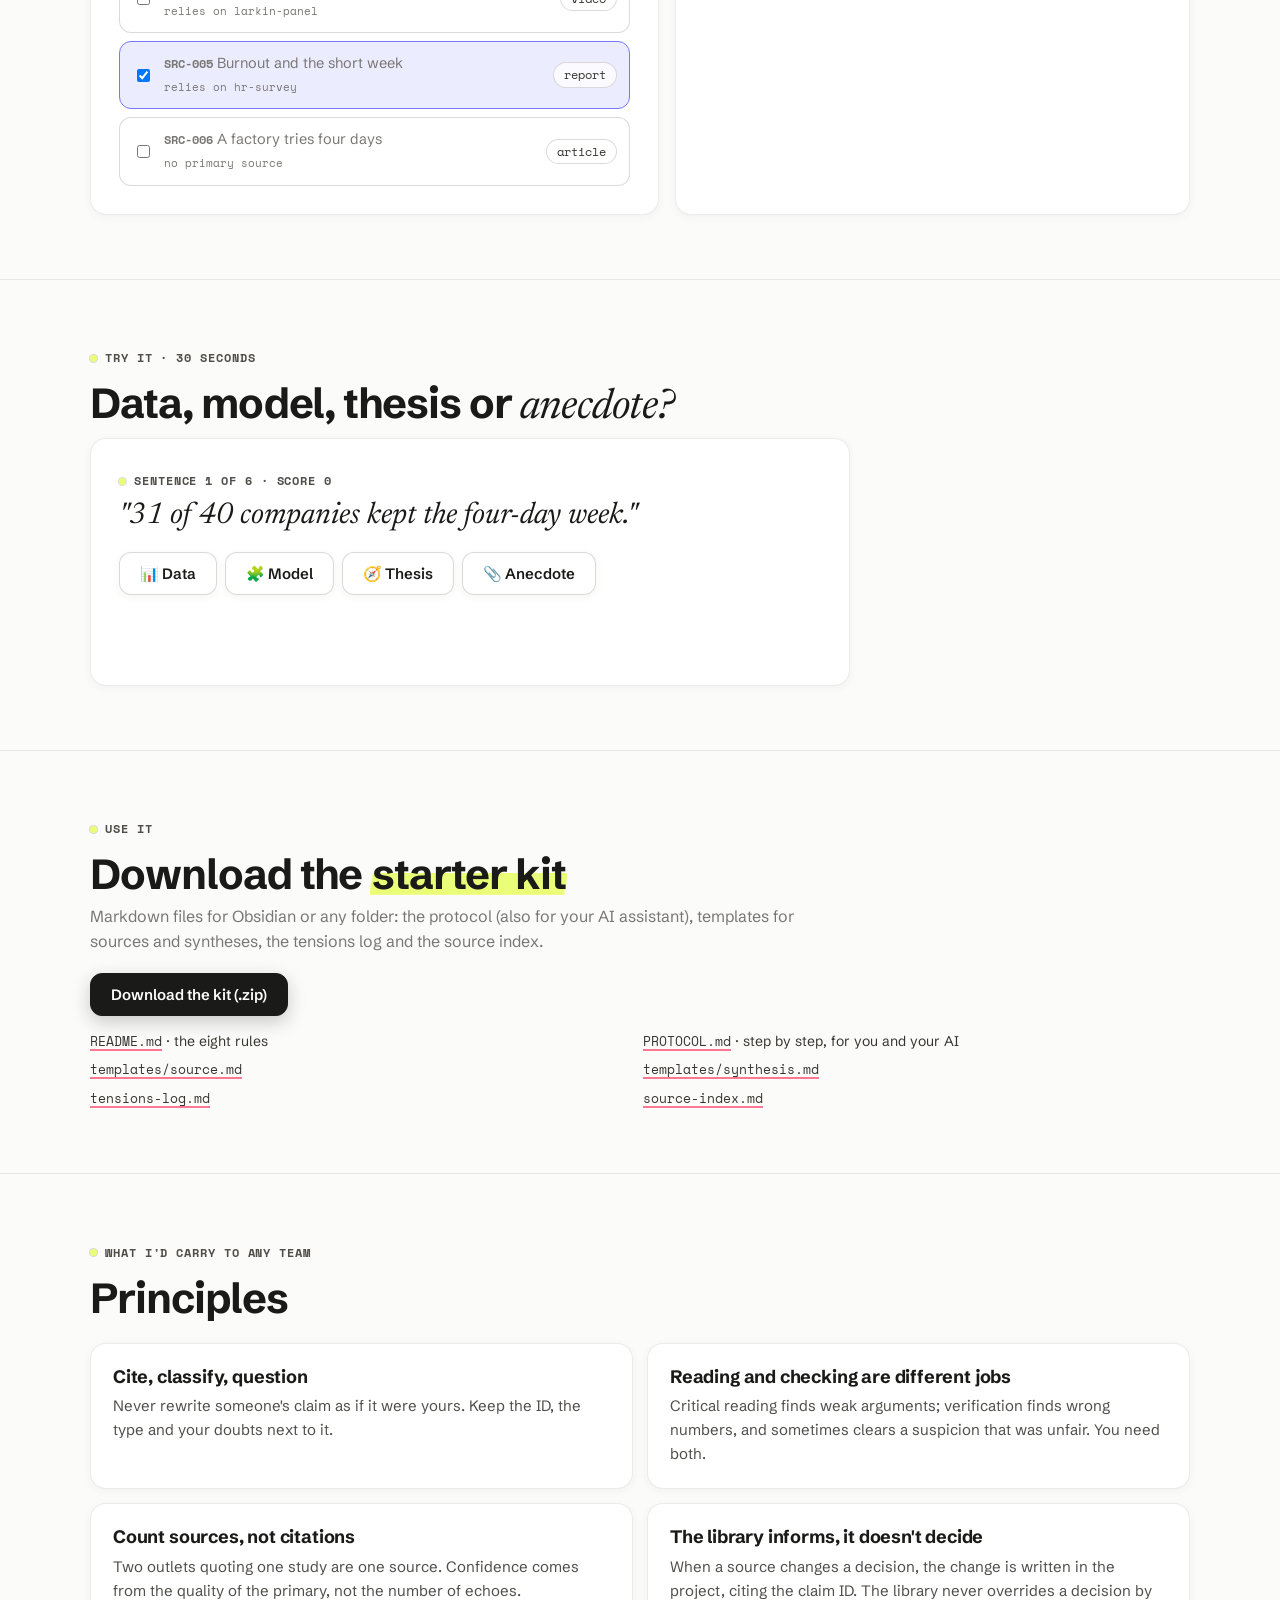
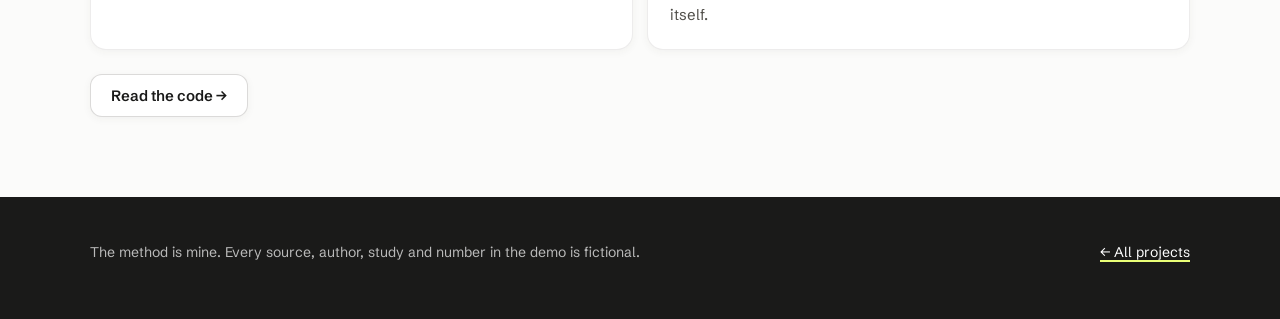
<file: projects/annotated-research-library/index.html>
<!doctype html>
<html lang="en">
<head>
<meta charset="utf-8">
<meta name="viewport" content="width=device-width, initial-scale=1">
<title>Annotated Research Library · Jack Zorola</title>
<meta name="description" content="A method to separate data from opinion in everything you read and watch: claim IDs, four claim types, a tensions log, and synthesis only from independent sources. Interactive demo and starter kit.">
<link rel="icon" href="../../assets/favicon.svg">
<link rel="preconnect" href="https://fonts.googleapis.com"><link rel="preconnect" href="https://fonts.gstatic.com" crossorigin>
<link href="https://fonts.googleapis.com/css2?family=Schibsted+Grotesk:wght@400;500;600;700;800&family=Newsreader:ital,opsz,wght@0,6..72,400;1,6..72,400&family=Space+Mono:wght@400;700&display=swap" rel="stylesheet">
<link rel="stylesheet" href="../../assets/site.css">
<script src="../../assets/site.js"></script>
<style>
  .hero { padding-top: 48px; padding-bottom: 36px; }
  .hero h1 { margin: 12px 0 16px; max-width: 960px; }
  .stats { display: grid; grid-template-columns: repeat(2, 1fr); gap: 20px; margin-top: 30px; }
  @media (min-width: 760px) { .stats { grid-template-columns: repeat(4, 1fr); } }
  .types { display: grid; gap: 12px; grid-template-columns: 1fr; }
  @media (min-width: 760px) { .types { grid-template-columns: repeat(4, 1fr); } }
  .type { padding: 20px; } .type .ico { font-size: 26px; } .type h3 { margin: 8px 0 6px; } .type p { margin: 0; font-size: 14px; color: var(--soft); }
  .life { display: grid; gap: 12px; grid-template-columns: 1fr; counter-reset: phase; }
  @media (min-width: 860px) { .life { grid-template-columns: repeat(4, 1fr); } }
  .life > * { min-width: 0; }
  .docs { display: flex; flex-wrap: wrap; align-items: center; gap: 10px; margin-top: 18px; font-size: 15px; }
  .docs .chip { font-size: 13px; padding: 8px 12px; }
  .docs .arrow { color: var(--muted); }
  .lab { display: grid; gap: 16px; grid-template-columns: 1fr; }
  @media (min-width: 1000px) { .lab { grid-template-columns: 1.05fr .95fr; } }
  .lab > * { min-width: 0; }
  .question { font-family: var(--serif); font-style: italic; font-size: clamp(22px, 3vw, 28px); color: var(--ink); margin: 0 0 6px; }
  svg.graph { width: 100%; height: auto; display: block; }
  svg.graph .node, svg.graph .edge { cursor: pointer; }
  .legend { display: flex; flex-wrap: wrap; gap: 6px; margin-top: 8px; }
  .claim { padding: 12px 0; border-bottom: 1px solid var(--line); font-size: 14.5px; }
  .claim .top { display: flex; flex-wrap: wrap; gap: 6px; align-items: center; margin-bottom: 4px; }
  .claim .ref { font: 700 12px var(--mono); color: var(--ink); }
  .claim p { margin: 0; }
  .claim small { display: block; color: var(--muted); margin-top: 4px; font-size: 12.5px; }
  .vs { display: grid; gap: 10px; margin: 12px 0; }
  .vs blockquote { margin: 0; padding: 12px 14px; border-radius: 12px; background: var(--surface-2); font-size: 14.5px; }
  .vs blockquote b { font: 700 12px var(--mono); display: block; margin-bottom: 4px; color: var(--ink); }
  .pick { display: grid; gap: 8px; }
  .pick label { display: grid; grid-template-columns: 22px 1fr auto; gap: 10px; align-items: center; padding: 10px 12px; border: 1px solid var(--line-2); border-radius: 12px; cursor: pointer; font-size: 14.5px; background: var(--surface); }
  .pick label.on { border-color: var(--lilac); background: var(--accent-soft); }
  .pick .prim { font: 400 11px var(--mono); color: var(--muted); }
  .counters { display: flex; gap: 26px; flex-wrap: wrap; margin: 6px 0 14px; }
  .counters div b { display: block; font: 800 44px/1 var(--sans); color: var(--ink); letter-spacing: -.03em; }
  .counters div span { font-size: 13px; color: var(--muted); }
  .clusters { display: flex; flex-wrap: wrap; gap: 8px; margin-top: 10px; }
  .cluster { display: inline-flex; gap: 4px; padding: 5px; border-radius: 12px; border: 1px dashed var(--line-2); }
  .cluster.shared { border-color: var(--pink); border-style: solid; background: var(--bad-soft); }
  .gate { margin-top: 16px; padding: 14px 16px; border-radius: 12px; font-size: 15px; }
  .gate.ok { background: rgba(234, 255, 119, .3); } .gate.no { background: var(--surface-2); }
  .quiz { max-width: 760px; }
  .q { font-family: var(--serif); font-style: italic; font-size: clamp(22px, 3vw, 30px); color: var(--ink); margin: 6px 0 16px; line-height: 1.25; }
  .answers { display: flex; flex-wrap: wrap; gap: 8px; }
  .answers button { font-size: 15px; }
  .feedback { margin-top: 14px; min-height: 48px; font-size: 15px; }
  .principles { display: grid; gap: 14px; grid-template-columns: 1fr; }
  @media (min-width: 760px) { .principles { grid-template-columns: 1fr 1fr; } }
  .principle { padding: 22px; } .principle h3 { margin: 0 0 6px; } .principle p { margin: 0; color: var(--soft); font-size: 15px; }
  .kit-files { display: grid; gap: 6px; grid-template-columns: 1fr; margin: 14px 0 0; padding: 0; list-style: none; font-size: 14px; }
  @media (min-width: 700px) { .kit-files { grid-template-columns: 1fr 1fr; } }
  .kit-files a { font-family: var(--mono); font-size: 13px; }
</style>
</head>
<body>
<header class="topbar"><div class="wrap">
  <a class="brand" href="../../">Jack Zorola<span>.</span></a>
  <nav><a href="../../#projects">Projects</a><a class="hide-sm" href="../../can-jack-help/">Can Jack help?</a><a class="hide-sm" href="https://github.com/jackzorola10/jackzorola10.github.io/tree/main/projects/annotated-research-library">Code</a><button class="theme-toggle" type="button" aria-label="Switch theme"></button></nav>
</div></header>

<main>
<div class="wrap hero">
  <div class="eyebrow">Template + tool · Research · Critical thinking</div>
  <h1>A video proves someone <span class="hl">said it</span>. It doesn't prove it's <em>true.</em></h1>
  <p class="lead">A method I built to keep what I read and watch from evaporating, and to always know whether an idea is a fact, a model, an opinion or a story. I use it to make decisions in my own projects. Every claim gets an ID and a type, contradictions get logged, and nothing becomes a conclusion until independent sources agree.</p>
  <div class="stats">
    <div><div class="stat">4</div><div class="stat-label">claim types: data, model, thesis, anecdote</div></div>
    <div><div class="stat">1 ID</div><div class="stat-label">per claim, never reused or renumbered</div></div>
    <div><div class="stat">3+</div><div class="stat-label">independent sources before any synthesis</div></div>
    <div><div class="stat">0</div><div class="stat-label">edits to the original, ever</div></div>
  </div>
</div>

<section><div class="wrap">
  <div class="eyebrow">Why it exists</div>
  <h2 style="margin:12px 0 18px">The default is to <em>forget</em>, or worse</h2>
  <div class="grid grid-3">
    <div class="card pad"><h3>Ideas evaporate</h3><p class="muted" style="margin:6px 0 0">You watch something, feel you understood it, and three weeks later neither the link nor the idea is left.</p></div>
    <div class="card pad"><h3>Ideas lose their origin</h3><p class="muted" style="margin:6px 0 0">When an idea does stick, it sticks without its source, so there's no way to tell a fact from someone's opinion on YouTube.</p></div>
    <div class="card pad"><h3>One confident voice decides</h3><p class="muted" style="margin:6px 0 0">The most expensive mistake: changing a plan because of a single persuasive source that nobody checked.</p></div>
  </div>
</div></section>

<section><div class="wrap">
  <div class="eyebrow">The method</div>
  <h2 style="margin:12px 0 18px">Every claim has a <em>type</em></h2>
  <div class="types" id="types"></div>
  <div class="life" style="margin-top:22px">
    <div class="card phase"><h3>Captured</h3><p class="muted small">The original, verbatim, with URL and dates. It's never edited, so it can be re-read years later without your interpretation baked in.</p></div>
    <div class="card phase"><h3>Annotated</h3><p class="muted small">The central thesis, then each claim numbered and typed, plus a critical read: where it's strong, where it overreaches, what it leaves out.</p></div>
    <div class="card phase"><h3>Verified</h3><p class="muted small">Every data claim checked against its primary source, with the result written down whether it confirms or refutes.</p></div>
    <div class="card phase"><h3>Applied</h3><p class="muted small">Used in a synthesis or in a real decision, with links in both directions.</p></div>
  </div>
  <div class="docs"><span class="chip">Source</span><span class="arrow">→</span><span class="chip">Synthesis · 3+ independent sources</span><span class="arrow">→</span><span class="chip">Application · a real decision</span></div>
</div></section>

<section id="map"><div class="wrap">
  <div class="eyebrow">Try it · fictional library</div>
  <h2 style="margin:12px 0 6px">Six sources, one <em>question</em></h2>
  <p class="question" id="question"></p>
  <p class="muted" style="margin:0 0 18px;max-width:780px">Every source, author, study and number is invented. Click a source to read its typed claims, or a line to see why two sources disagree.</p>
  <div class="lab">
    <div class="card pad"><div id="graph"></div><div class="legend" id="legend"></div></div>
    <div class="card pad" id="detail"></div>
  </div>
</div></section>

<section id="trap"><div class="wrap">
  <div class="eyebrow">Try it · the independence trap</div>
  <h2 style="margin:12px 0 6px">Four sources can be <em>three</em></h2>
  <p class="muted" style="margin:0 0 18px;max-width:780px">Pick sources to support "the short week works". When two of them rely on the same study, they count once. A synthesis needs at least three independent sources.</p>
  <div class="lab">
    <div class="card pad pick" id="pick"></div>
    <div class="card pad"><div class="counters" id="counters"></div><div class="clusters" id="clusters"></div><div class="gate" id="gate"></div></div>
  </div>
</div></section>

<section id="quiz"><div class="wrap">
  <div class="eyebrow">Try it · 30 seconds</div>
  <h2 style="margin:12px 0 6px">Data, model, thesis or <em>anecdote?</em></h2>
  <div class="card pad quiz"><div class="eyebrow" id="q-count"></div><p class="q" id="q-text"></p><div class="answers" id="answers"></div><div class="feedback" id="feedback" aria-live="polite"></div></div>
</div></section>

<section id="kit"><div class="wrap">
  <div class="eyebrow">Use it</div>
  <h2 style="margin:12px 0 6px">Download the <span class="hl">starter kit</span></h2>
  <p class="muted" style="margin:0 0 18px;max-width:760px">Markdown files for Obsidian or any folder: the protocol (also for your AI assistant), templates for sources and syntheses, the tensions log and the source index.</p>
  <a class="btn" href="annotated-research-library-kit.zip" download>Download the kit (.zip)</a>
  <ul class="kit-files">
    <li><a href="kit/README.md">README.md</a> · the eight rules</li>
    <li><a href="kit/PROTOCOL.md">PROTOCOL.md</a> · step by step, for you and your AI</li>
    <li><a href="kit/templates/source.md">templates/source.md</a></li>
    <li><a href="kit/templates/synthesis.md">templates/synthesis.md</a></li>
    <li><a href="kit/tensions-log.md">tensions-log.md</a></li>
    <li><a href="kit/source-index.md">source-index.md</a></li>
  </ul>
</div></section>

<section><div class="wrap">
  <div class="eyebrow">What I'd carry to any team</div>
  <h2 style="margin:12px 0 22px">Principles</h2>
  <div class="principles">
    <div class="card principle"><h3>Cite, classify, question</h3><p>Never rewrite someone's claim as if it were yours. Keep the ID, the type and your doubts next to it.</p></div>
    <div class="card principle"><h3>Reading and checking are different jobs</h3><p>Critical reading finds weak arguments; verification finds wrong numbers, and sometimes clears a suspicion that was unfair. You need both.</p></div>
    <div class="card principle"><h3>Count sources, not citations</h3><p>Two outlets quoting one study are one source. Confidence comes from the quality of the primary, not the number of echoes.</p></div>
    <div class="card principle"><h3>The library informs, it doesn't decide</h3><p>When a source changes a decision, the change is written in the project, citing the claim ID. The library never overrides a decision by itself.</p></div>
  </div>
  <p style="margin-top:24px"><a class="btn ghost" href="https://github.com/jackzorola10/jackzorola10.github.io/tree/main/projects/annotated-research-library">Read the code →</a></p>
</div></section>
</main>

<footer class="footer"><div class="wrap"><span>The method is mine. Every source, author, study and number in the demo is fictional.</span><a href="../../">← All projects</a></div></footer>

<script src="src/library.js"></script>
<script src="src/demo-library.js"></script>
<script src="demo.js"></script>
</body>
</html>
</file>
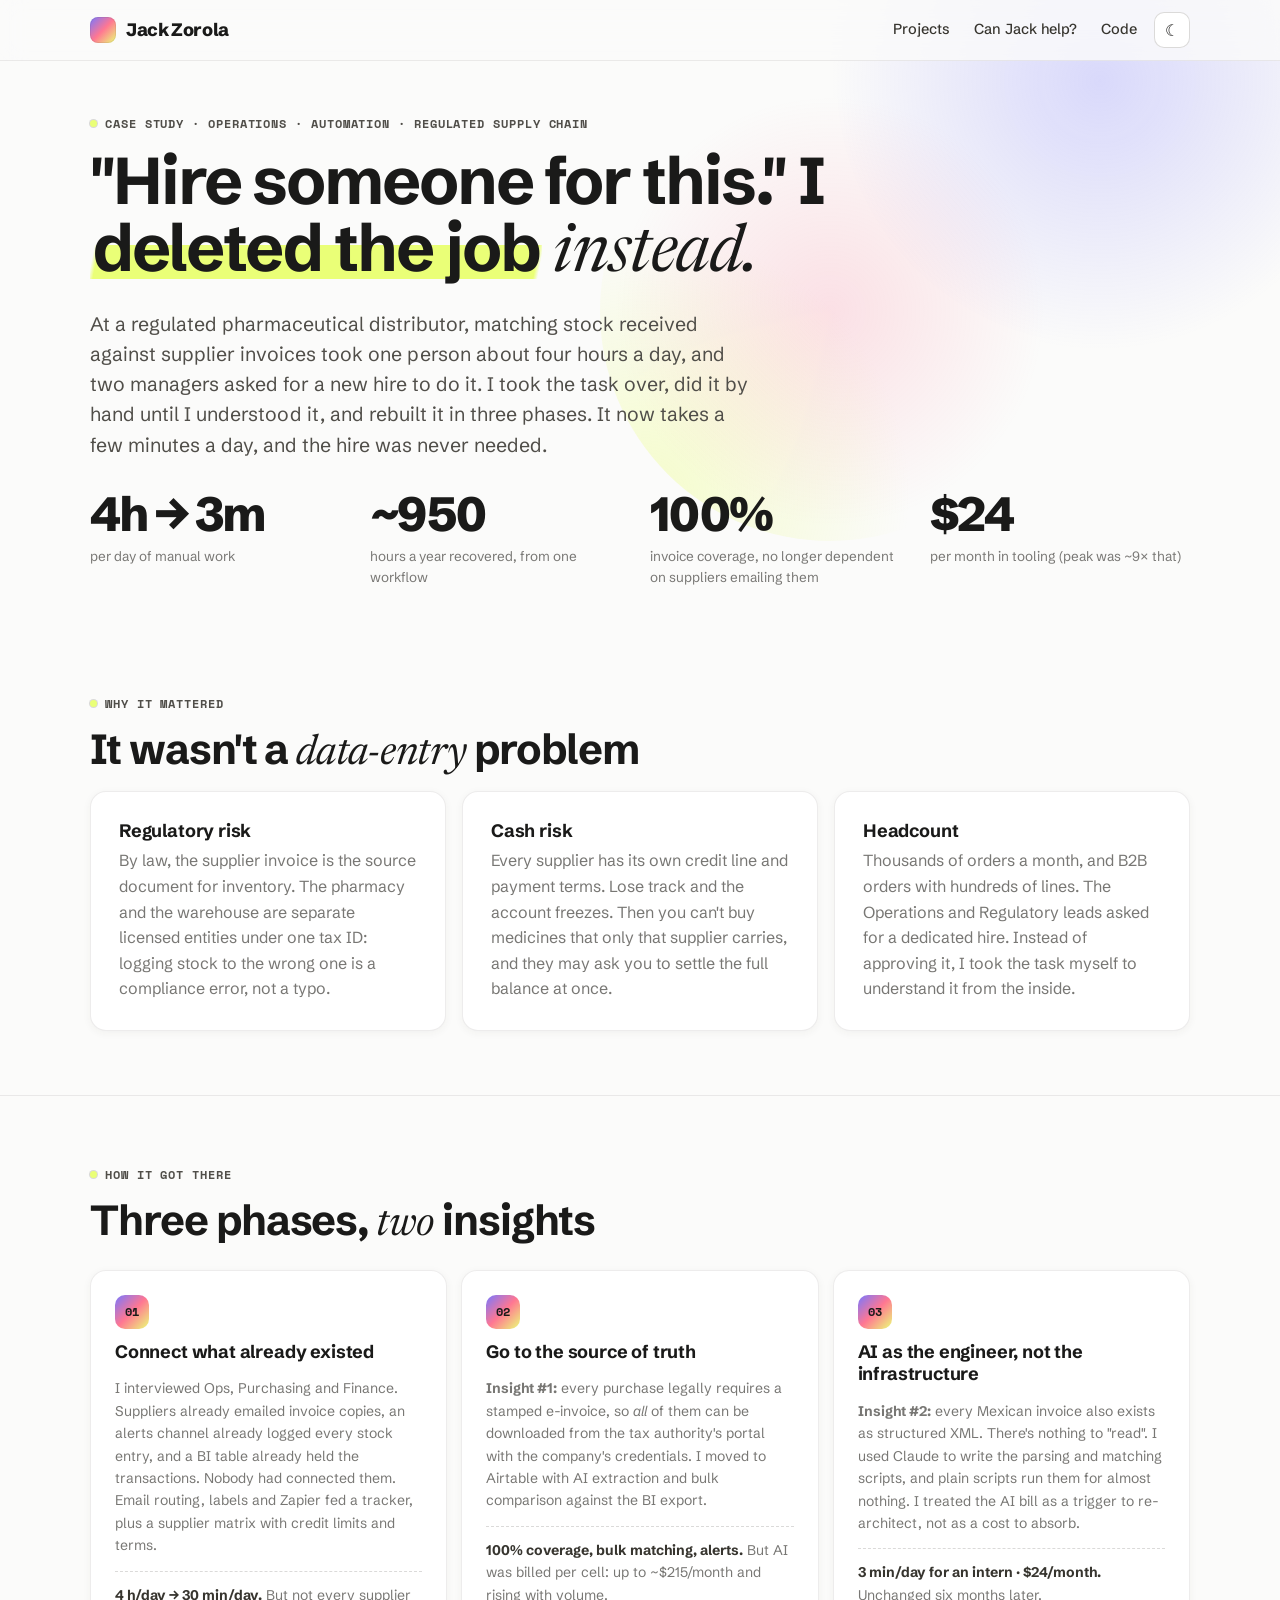
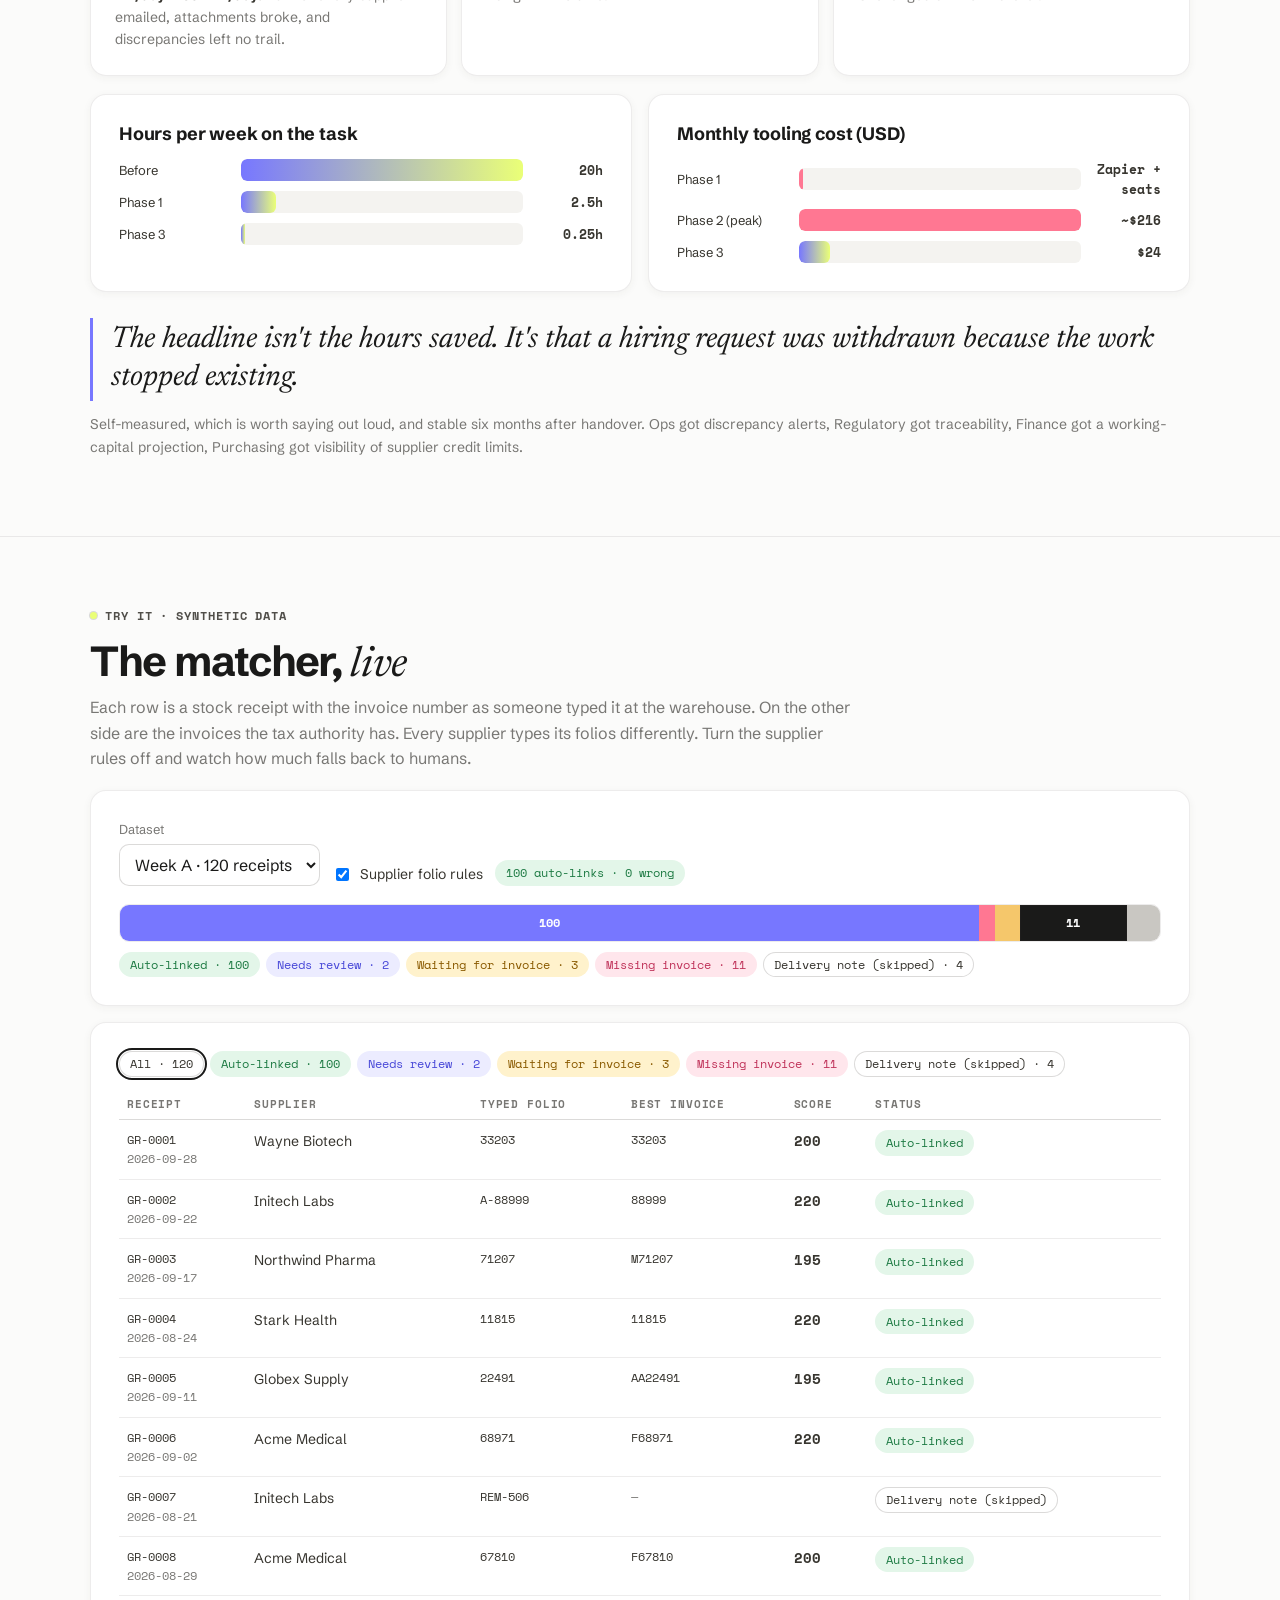
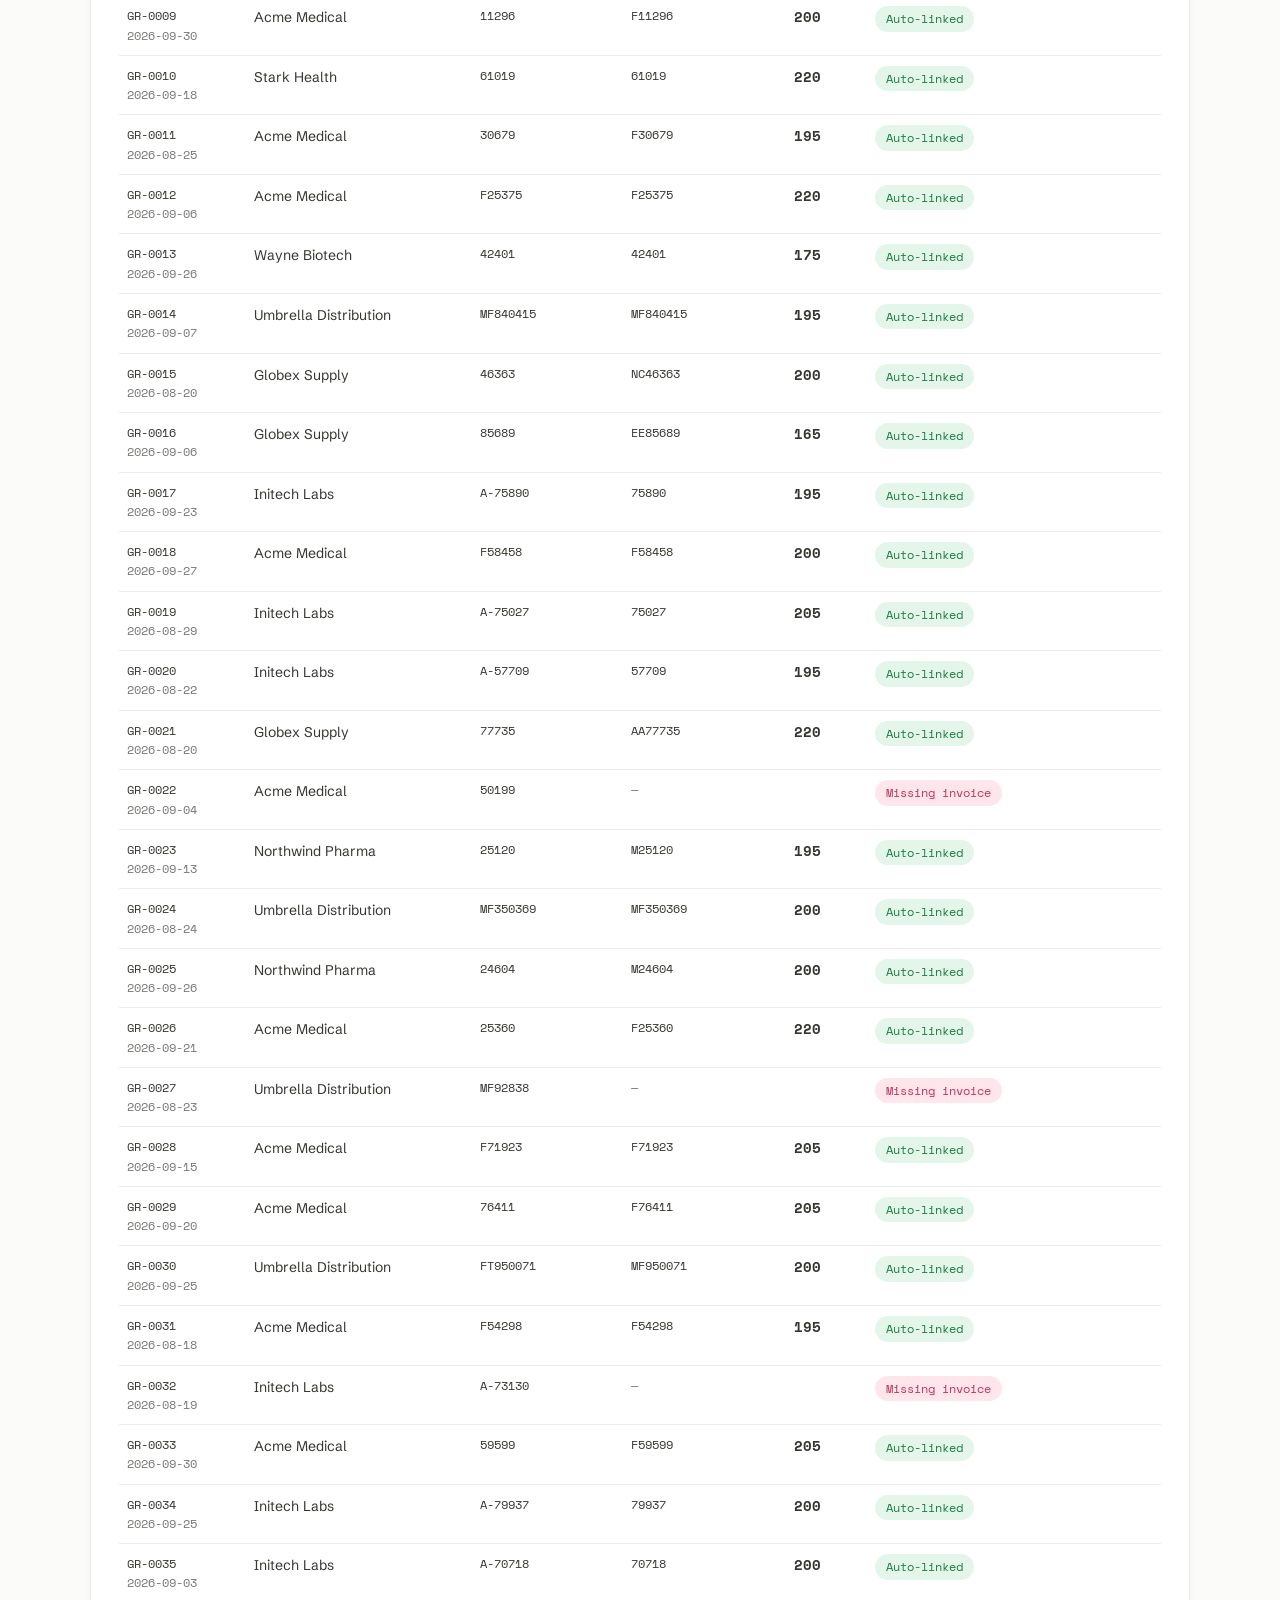
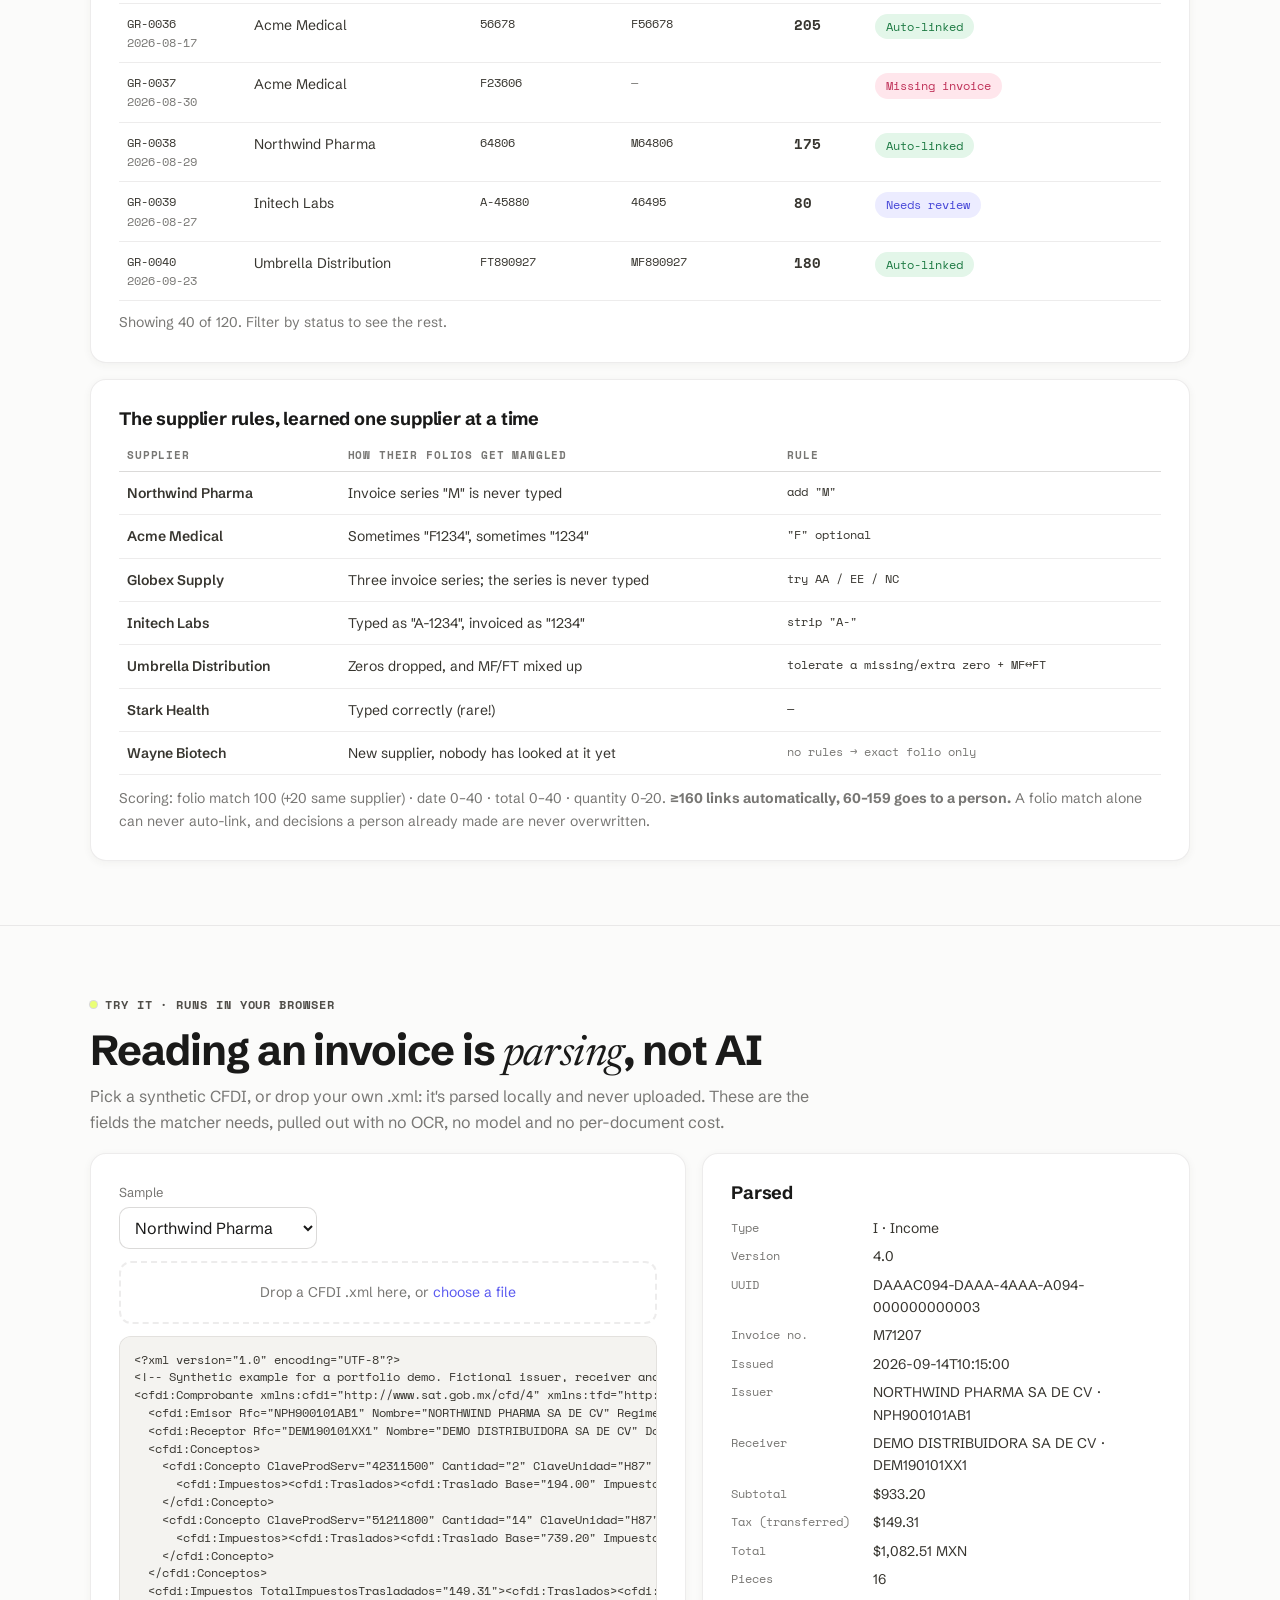
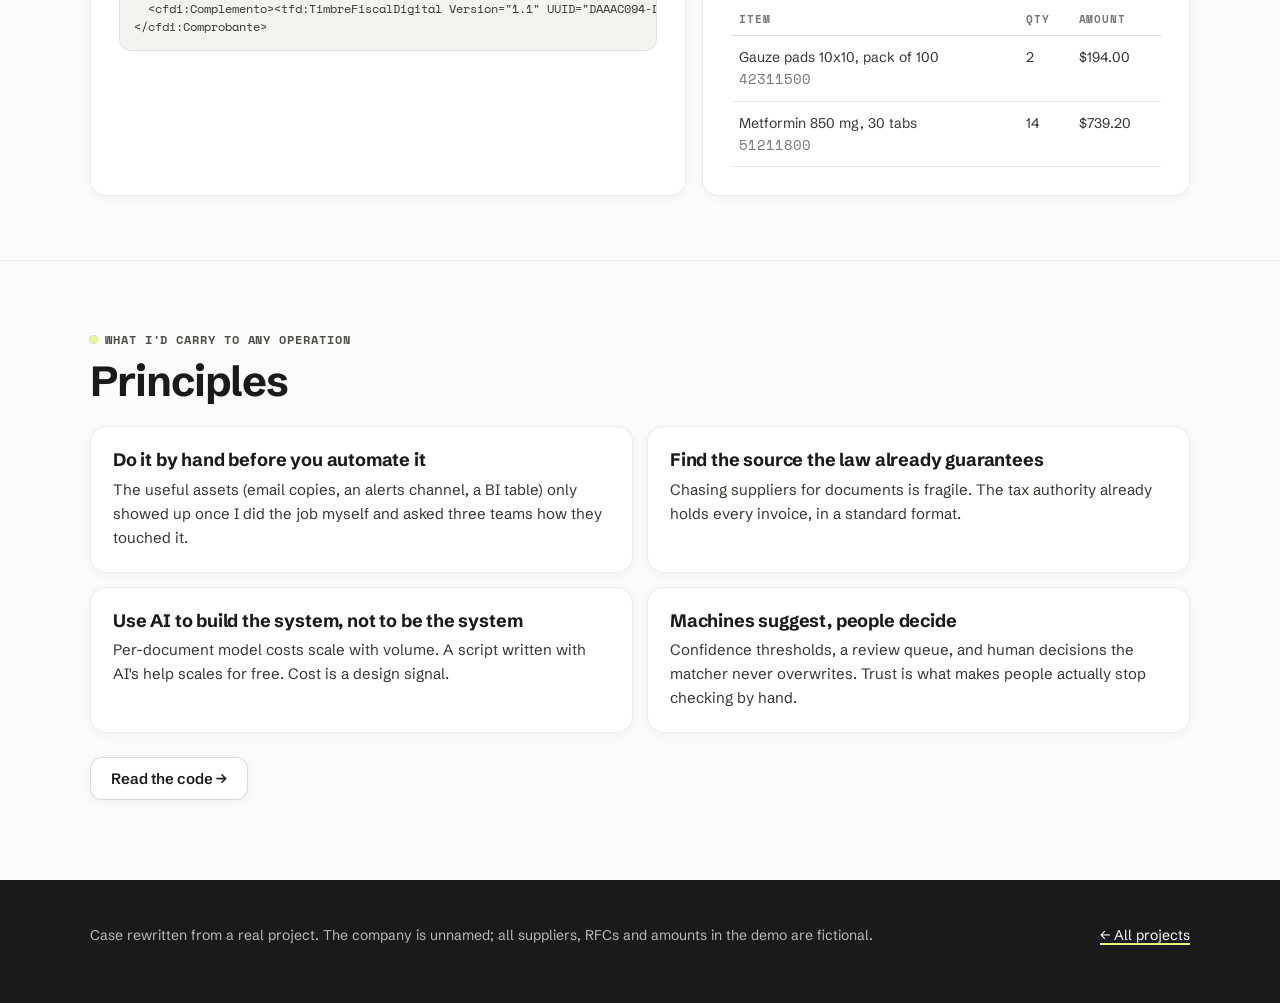
<file: projects/cfdi-reconciler/index.html>
<!doctype html>
<html lang="en">
<head>
<meta charset="utf-8">
<meta name="viewport" content="width=device-width, initial-scale=1">
<title>Invoice Reconciliation · Jack Zorola</title>
<meta name="description" content="How a daily 4-hour invoice reconciliation chore became 15 minutes a week, without hiring. Interactive matcher and CFDI XML inspector.">
<link rel="icon" href="../../assets/favicon.svg">
<link rel="preconnect" href="https://fonts.googleapis.com"><link rel="preconnect" href="https://fonts.gstatic.com" crossorigin>
<link href="https://fonts.googleapis.com/css2?family=Schibsted+Grotesk:wght@400;500;600;700;800&family=Newsreader:ital,opsz,wght@0,6..72,400;1,6..72,400&family=Space+Mono:wght@400;700&display=swap" rel="stylesheet">
<link rel="stylesheet" href="../../assets/site.css">
<script src="../../assets/site.js"></script>
<style>
  .hero { padding-top: 48px; padding-bottom: 36px; }
  .hero h1 { margin: 12px 0 16px; max-width: 900px; }
  .stats { display: grid; grid-template-columns: repeat(2, 1fr); gap: 20px; margin-top: 30px; }
  @media (min-width: 760px) { .stats { grid-template-columns: repeat(4, 1fr); } }
  .chart-row { display: grid; grid-template-columns: 1fr; gap: 16px; margin-top: 18px; }
  @media (min-width: 860px) { .chart-row { grid-template-columns: 1fr 1fr; } }
  .bars { display: grid; gap: 10px; margin-top: 14px; }
  .bar { display: grid; grid-template-columns: 112px 1fr 70px; gap: 10px; align-items: center; font-size: 13px; }
  .bar .track { height: 22px; background: var(--surface-2); border-radius: 6px; overflow: hidden; }
  .bar .fill { height: 100%; background: var(--grad-bar); border-radius: 6px; transition: width .6s ease; }
  .bar .fill.alt { background: var(--pink); }
  .bar .v { font: 600 13px var(--mono); text-align: right; }
  .insight { border-left: 3px solid var(--lilac); padding: 4px 0 4px 18px; margin: 26px 0 0; font-family: var(--serif); font-style: italic; color: var(--ink); font-size: clamp(22px, 3vw, 30px); line-height: 1.25; }
  .tools { display: flex; flex-wrap: wrap; gap: 12px; align-items: end; }
  .tools .field { display: grid; gap: 4px; }
  .switch { display: inline-flex; gap: 8px; align-items: center; font-size: 14px; color: var(--ink-2); cursor: pointer; }
  .stack { display: flex; height: 38px; border-radius: 10px; overflow: hidden; margin: 18px 0 10px; border: 1px solid var(--line); }
  .stack div { display: grid; place-items: center; font: 600 12px var(--mono); color: #fff; min-width: 0; transition: flex-grow .5s ease; overflow: hidden; white-space: nowrap; }
  .s-auto { background: var(--lilac); } .s-review { background: var(--pink); } .s-waiting { background: #f5c76b; color: var(--ink) !important; } .s-missing { background: #1a1a19; box-shadow: inset 0 0 0 1px var(--line-2); } .s-unmapped { background: #b8a6ff; } .s-skipped { background: #c9c7c2; color: var(--ink) !important; }
  .filters { display: flex; flex-wrap: wrap; gap: 6px; margin-bottom: 12px; }
  .filters button { cursor: pointer; }
  .filters button[aria-pressed="true"] { outline: 2px solid var(--ink); outline-offset: 1px; }
  tr.row { cursor: pointer; } tr.row:hover td { background: var(--surface-2); }
  tr.detail td { background: var(--surface-2); font-size: 13px; }
  .reasons { display: flex; flex-wrap: wrap; gap: 5px; }
  .score { font: 700 14px var(--mono); }
  .xml-grid { display: grid; gap: 16px; grid-template-columns: 1fr; }
  @media (min-width: 900px) { .xml-grid { grid-template-columns: 1.1fr .9fr; } }
  .xml { max-height: 420px; font-size: 11.5px; white-space: pre; }
  .drop { border: 2px dashed var(--line); border-radius: 12px; padding: 18px; text-align: center; color: var(--muted); font-size: 14px; }
  .drop.over { border-color: var(--lilac); color: var(--accent); background: var(--accent-soft); }
  dl.kv { display: grid; grid-template-columns: 130px 1fr; gap: 6px 12px; margin: 0; font-size: 14px; }
  dl.kv dt { color: var(--muted); font: 12px var(--mono); padding-top: 2px; }
  dl.kv dd { margin: 0; overflow-wrap: anywhere; }
  .principles { display: grid; gap: 14px; grid-template-columns: 1fr; }
  @media (min-width: 760px) { .principles { grid-template-columns: 1fr 1fr; } }
  .principle { padding: 22px; } .principle h3 { margin: 0 0 6px; } .principle p { margin: 0; color: var(--ink-2); font-size: 15px; }
  .rules-table td:first-child { white-space: nowrap; font-weight: 600; }
</style>
</head>
<body>
<header class="topbar"><div class="wrap">
  <a class="brand" href="../../">Jack Zorola<span>.</span></a>
  <nav><a href="../../#projects">Projects</a><a class="hide-sm" href="../../can-jack-help/">Can Jack help?</a><a class="hide-sm" href="https://github.com/jackzorola10/jackzorola10.github.io/tree/main/projects/cfdi-reconciler">Code</a><button class="theme-toggle" type="button" aria-label="Switch theme"></button></nav>
</div></header>

<main>
<div class="wrap hero">
  <div class="eyebrow">Case study · Operations · Automation · Regulated supply chain</div>
  <h1>"Hire someone for this." I <span class="hl">deleted the job</span> <em>instead.</em></h1>
  <p class="lead">At a regulated pharmaceutical distributor, matching stock received against supplier invoices took one person about four hours a day, and two managers asked for a new hire to do it. I took the task over, did it by hand until I understood it, and rebuilt it in three phases. It now takes a few minutes a day, and the hire was never needed.</p>
  <div class="stats">
    <div><div class="stat">4h → 3m</div><div class="stat-label">per day of manual work</div></div>
    <div><div class="stat">~950</div><div class="stat-label">hours a year recovered, from one workflow</div></div>
    <div><div class="stat">100%</div><div class="stat-label">invoice coverage, no longer dependent on suppliers emailing them</div></div>
    <div><div class="stat">$24</div><div class="stat-label">per month in tooling (peak was ~9× that)</div></div>
  </div>
</div>

<section><div class="wrap">
  <div class="eyebrow">Why it mattered</div>
  <h2 style="margin:12px 0 14px">It wasn't a <em>data-entry</em> problem</h2>
  <div class="grid grid-3">
    <div class="card pad"><h3>Regulatory risk</h3><p class="muted" style="margin:6px 0 0">By law, the supplier invoice is the source document for inventory. The pharmacy and the warehouse are separate licensed entities under one tax ID: logging stock to the wrong one is a compliance error, not a typo.</p></div>
    <div class="card pad"><h3>Cash risk</h3><p class="muted" style="margin:6px 0 0">Every supplier has its own credit line and payment terms. Lose track and the account freezes. Then you can't buy medicines that only that supplier carries, and they may ask you to settle the full balance at once.</p></div>
    <div class="card pad"><h3>Headcount</h3><p class="muted" style="margin:6px 0 0">Thousands of orders a month, and B2B orders with hundreds of lines. The Operations and Regulatory leads asked for a dedicated hire. Instead of approving it, I took the task myself to understand it from the inside.</p></div>
  </div>
</div></section>

<section><div class="wrap">
  <div class="eyebrow">How it got there</div>
  <h2 style="margin:12px 0 22px">Three phases, <em>two</em> insights</h2>
  <div class="phases">
    <div class="card phase"><h3>Connect what already existed</h3><p class="muted small">I interviewed Ops, Purchasing and Finance. Suppliers already emailed invoice copies, an alerts channel already logged every stock entry, and a BI table already held the transactions. Nobody had connected them. Email routing, labels and Zapier fed a tracker, plus a supplier matrix with credit limits and terms.</p><div class="result"><b>4 h/day → 30 min/day.</b> <span class="muted">But not every supplier emailed, attachments broke, and discrepancies left no trail.</span></div></div>
    <div class="card phase"><h3>Go to the source of truth</h3><p class="muted small"><b>Insight #1:</b> every purchase legally requires a stamped e-invoice, so <i>all</i> of them can be downloaded from the tax authority's portal with the company's credentials. I moved to Airtable with AI extraction and bulk comparison against the BI export.</p><div class="result"><b>100% coverage, bulk matching, alerts.</b> <span class="muted">But AI was billed per cell: up to ~$215/month and rising with volume.</span></div></div>
    <div class="card phase"><h3>AI as the engineer, not the infrastructure</h3><p class="muted small"><b>Insight #2:</b> every Mexican invoice also exists as structured XML. There's nothing to "read". I used Claude to write the parsing and matching scripts, and plain scripts run them for almost nothing. I treated the AI bill as a trigger to re-architect, not as a cost to absorb.</p><div class="result"><b>3 min/day for an intern · $24/month.</b> <span class="muted">Unchanged six months later.</span></div></div>
  </div>

  <div class="chart-row">
    <div class="card pad">
      <h3>Hours per week on the task</h3>
      <div class="bars" id="hours"></div>
    </div>
    <div class="card pad">
      <h3>Monthly tooling cost (USD)</h3>
      <div class="bars" id="cost"></div>
    </div>
  </div>
  <p class="insight">The headline isn't the hours saved. It's that a hiring request was withdrawn because the work stopped existing.</p>
  <p class="muted small" style="margin-top:12px">Self-measured, which is worth saying out loud, and stable six months after handover. Ops got discrepancy alerts, Regulatory got traceability, Finance got a working-capital projection, Purchasing got visibility of supplier credit limits.</p>
</div></section>

<section id="matcher"><div class="wrap">
  <div class="eyebrow">Try it · synthetic data</div>
  <h2 style="margin:12px 0 6px">The matcher, <em>live</em></h2>
  <p class="muted" style="margin:0 0 18px;max-width:760px">Each row is a stock receipt with the invoice number as someone typed it at the warehouse. On the other side are the invoices the tax authority has. Every supplier types its folios differently. Turn the supplier rules off and watch how much falls back to humans.</p>
  <div class="card pad">
    <div class="tools">
      <div class="field"><label for="seed">Dataset</label><select id="seed"><option value="7">Week A · 120 receipts</option><option value="21">Week B · 120 receipts</option><option value="99">Month · 400 receipts</option></select></div>
      <label class="switch"><input type="checkbox" id="rules" checked> Supplier folio rules</label>
      <span class="chip" id="accuracy"></span>
    </div>
    <div class="stack" id="stack"></div>
    <div class="chips" id="legend"></div>
  </div>

  <div class="card pad" style="margin-top:16px">
    <div class="filters" id="filters"></div>
    <div class="table-scroll"><table><thead><tr><th>Receipt</th><th>Supplier</th><th>Typed folio</th><th>Best invoice</th><th>Score</th><th>Status</th></tr></thead><tbody id="rows"></tbody></table></div>
    <p class="muted small" id="more" style="margin:10px 0 0"></p>
  </div>

  <div class="card pad" style="margin-top:16px">
    <h3 style="margin-bottom:10px">The supplier rules, learned one supplier at a time</h3>
    <div class="table-scroll"><table class="rules-table"><thead><tr><th>Supplier</th><th>How their folios get mangled</th><th>Rule</th></tr></thead><tbody id="rulebook"></tbody></table></div>
    <p class="muted small" style="margin:12px 0 0">Scoring: folio match 100 (+20 same supplier) · date 0–40 · total 0–40 · quantity 0–20. <b>≥160 links automatically, 60–159 goes to a person.</b> A folio match alone can never auto-link, and decisions a person already made are never overwritten.</p>
  </div>
</div></section>

<section id="xml"><div class="wrap">
  <div class="eyebrow">Try it · runs in your browser</div>
  <h2 style="margin:12px 0 6px">Reading an invoice is <em>parsing</em>, not AI</h2>
  <p class="muted" style="margin:0 0 18px;max-width:760px">Pick a synthetic CFDI, or drop your own .xml: it's parsed locally and never uploaded. These are the fields the matcher needs, pulled out with no OCR, no model and no per-document cost.</p>
  <div class="xml-grid">
    <div class="card pad">
      <div class="tools" style="margin-bottom:12px"><div class="field"><label for="sample">Sample</label><select id="sample"><option value="invoice-northwind.xml">Northwind Pharma</option><option value="invoice-globex.xml">Globex Supply</option><option value="invoice-umbrella.xml">Umbrella Distribution</option></select></div></div>
      <div class="drop" id="drop">Drop a CFDI .xml here, or <label style="color:var(--accent);cursor:pointer;font-size:14px"><input type="file" id="file" accept=".xml,text/xml" hidden>choose a file</label></div>
      <pre class="xml" id="xmltext" style="margin-top:12px"></pre>
    </div>
    <div class="card pad"><h3 style="margin-bottom:12px">Parsed</h3><dl class="kv" id="parsed"></dl><div class="table-scroll" style="margin-top:14px"><table><thead><tr><th>Item</th><th>Qty</th><th>Amount</th></tr></thead><tbody id="items"></tbody></table></div></div>
  </div>
</div></section>

<section><div class="wrap">
  <div class="eyebrow">What I'd carry to any operation</div>
  <h2 style="margin:8px 0 22px">Principles</h2>
  <div class="principles">
    <div class="card principle"><h3>Do it by hand before you automate it</h3><p>The useful assets (email copies, an alerts channel, a BI table) only showed up once I did the job myself and asked three teams how they touched it.</p></div>
    <div class="card principle"><h3>Find the source the law already guarantees</h3><p>Chasing suppliers for documents is fragile. The tax authority already holds every invoice, in a standard format.</p></div>
    <div class="card principle"><h3>Use AI to build the system, not to be the system</h3><p>Per-document model costs scale with volume. A script written with AI's help scales for free. Cost is a design signal.</p></div>
    <div class="card principle"><h3>Machines suggest, people decide</h3><p>Confidence thresholds, a review queue, and human decisions the matcher never overwrites. Trust is what makes people actually stop checking by hand.</p></div>
  </div>
  <p style="margin-top:24px"><a class="btn ghost" href="https://github.com/jackzorola10/jackzorola10.github.io/tree/main/projects/cfdi-reconciler">Read the code →</a></p>
</div></section>
</main>

<footer class="footer"><div class="wrap"><span>Case rewritten from a real project. The company is unnamed; all suppliers, RFCs and amounts in the demo are fictional.</span><a href="../../">← All projects</a></div></footer>

<script src="src/cfdi.js"></script>
<script src="src/matcher.js"></script>
<script src="src/synthetic.js"></script>
<script src="demo.js"></script>
</body>
</html>
</file>
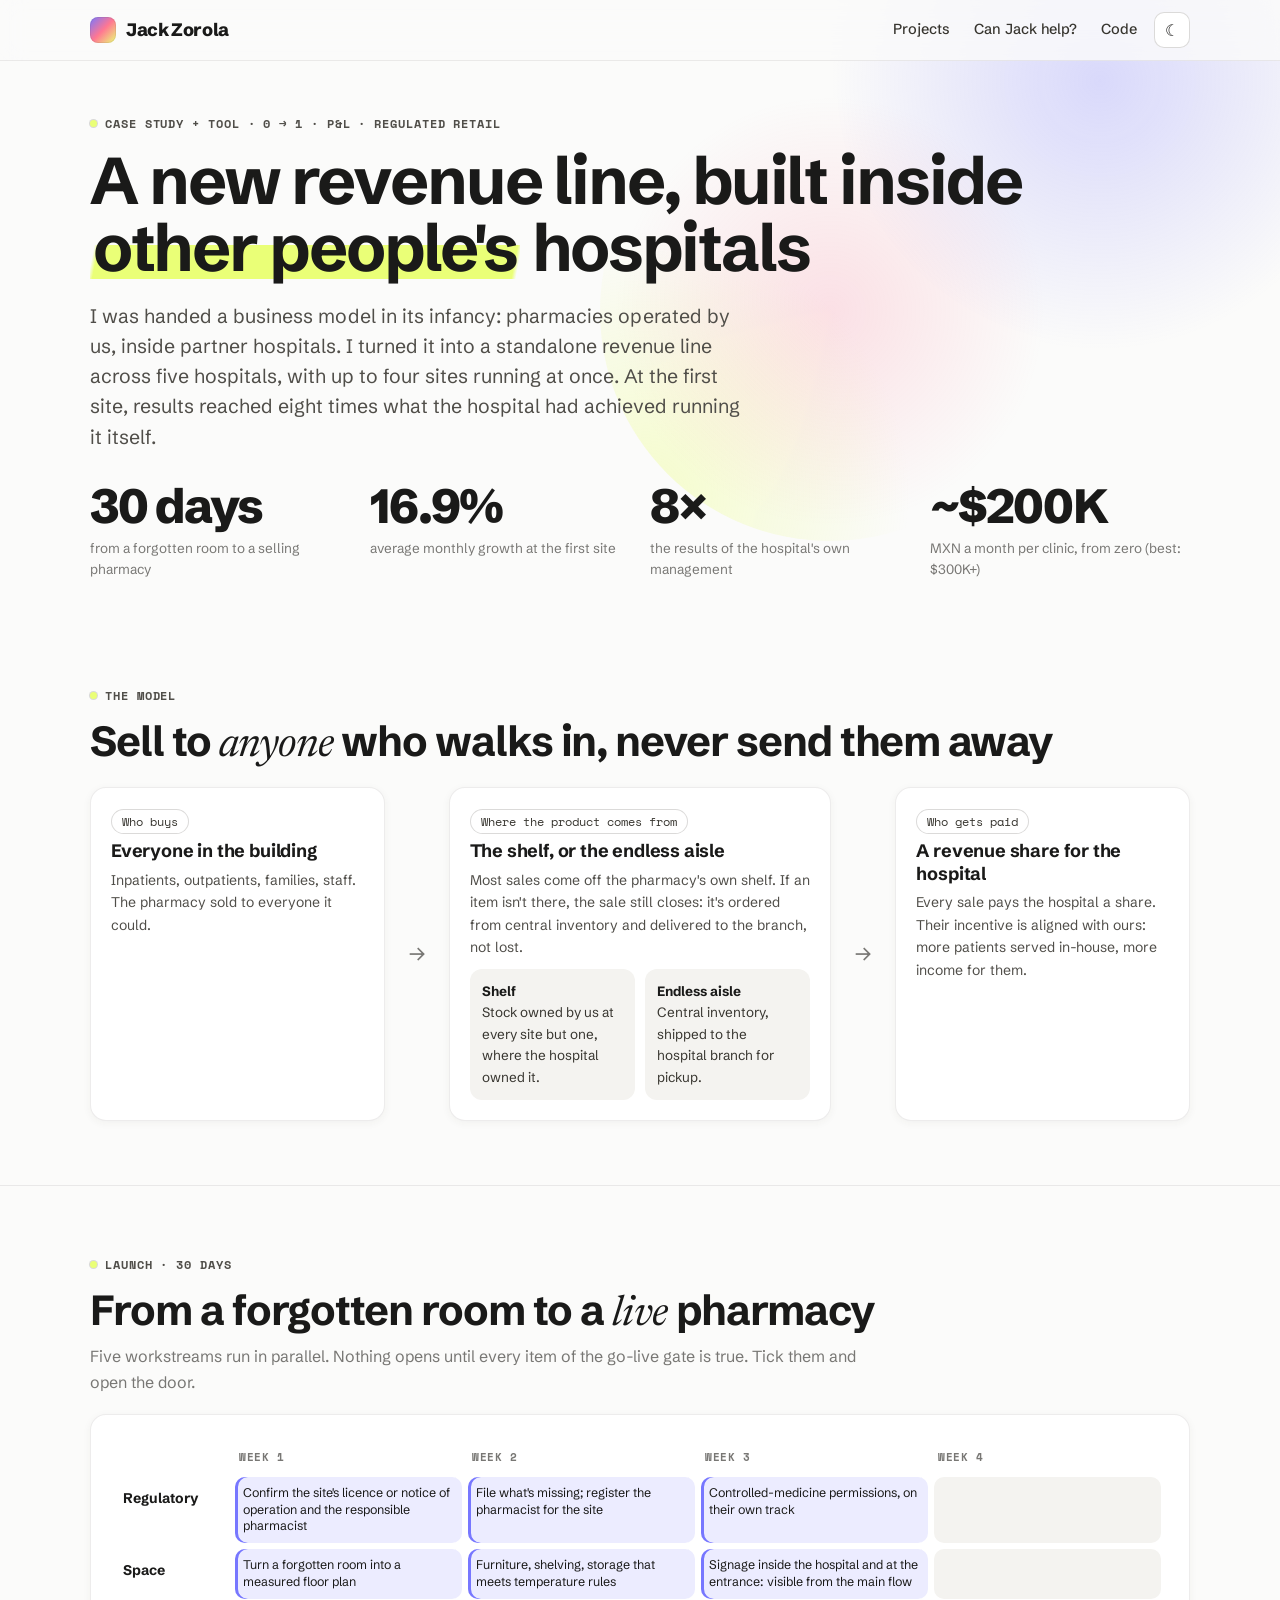
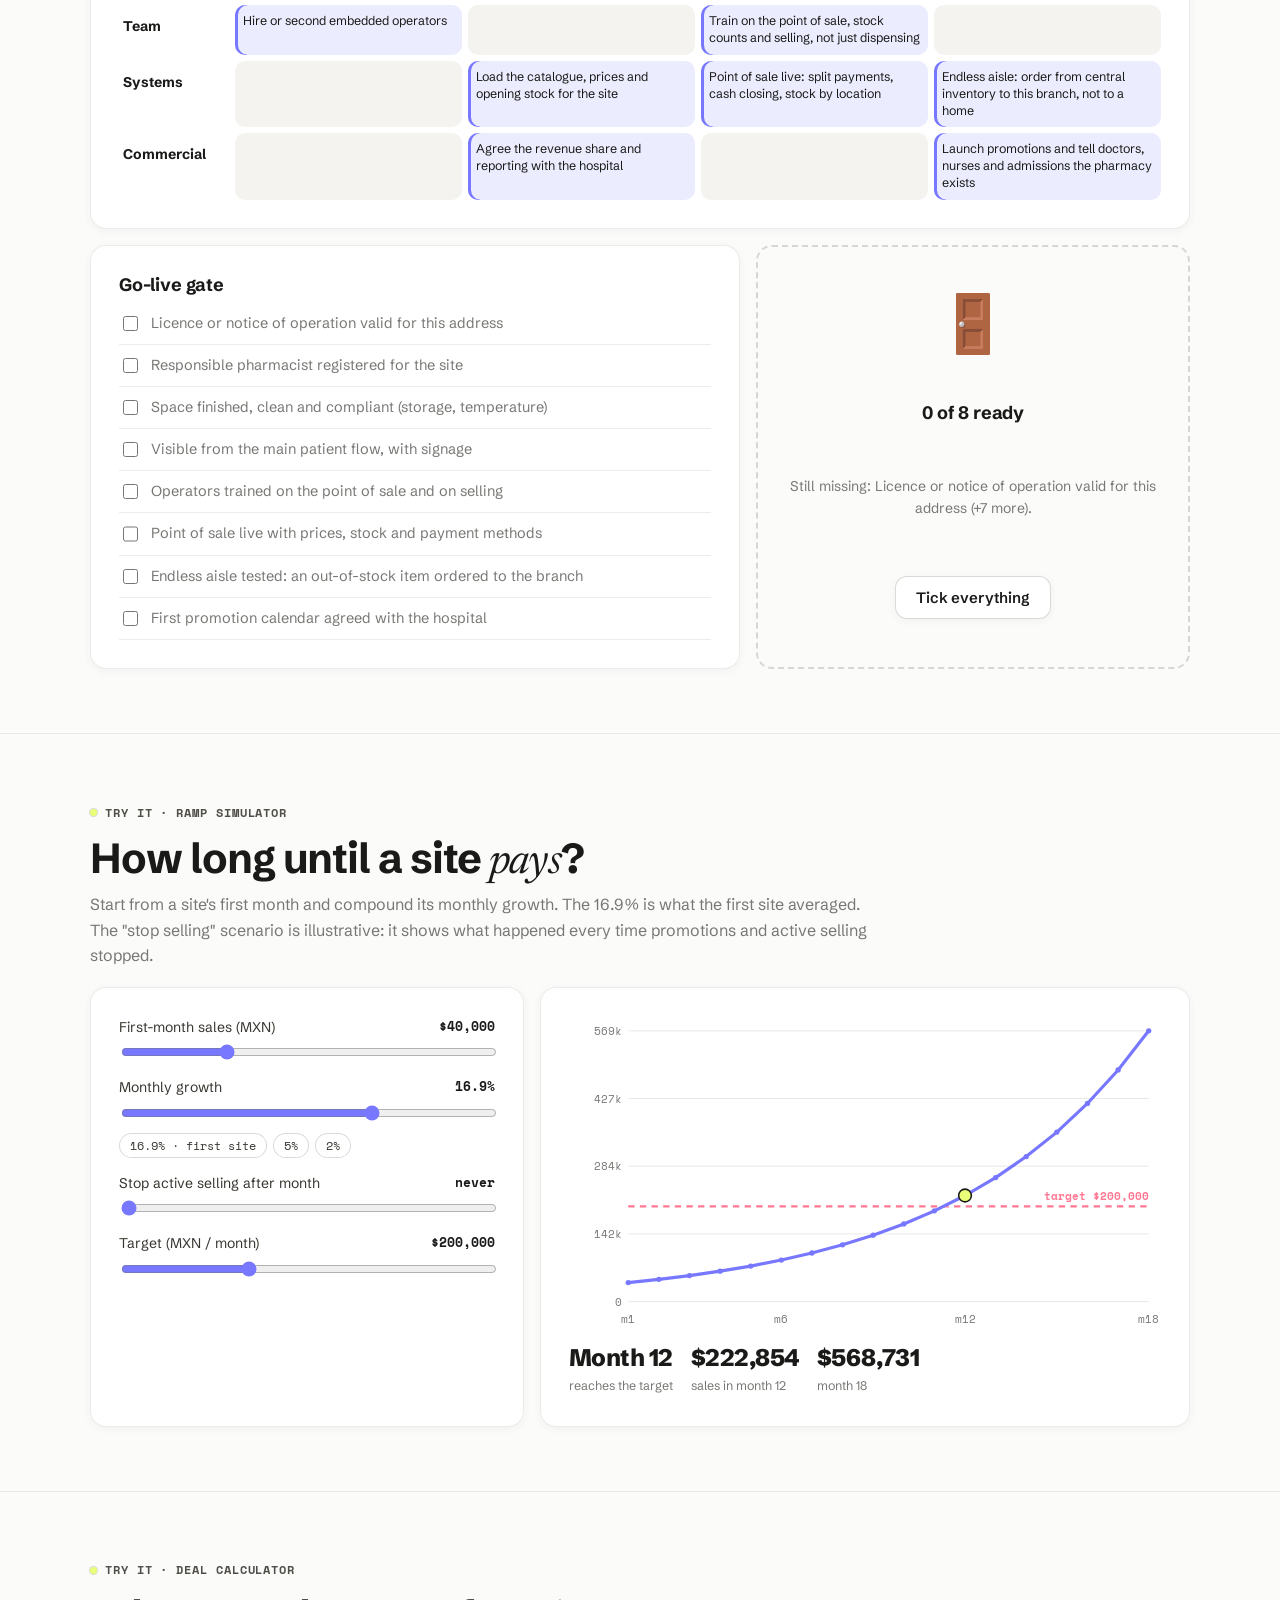
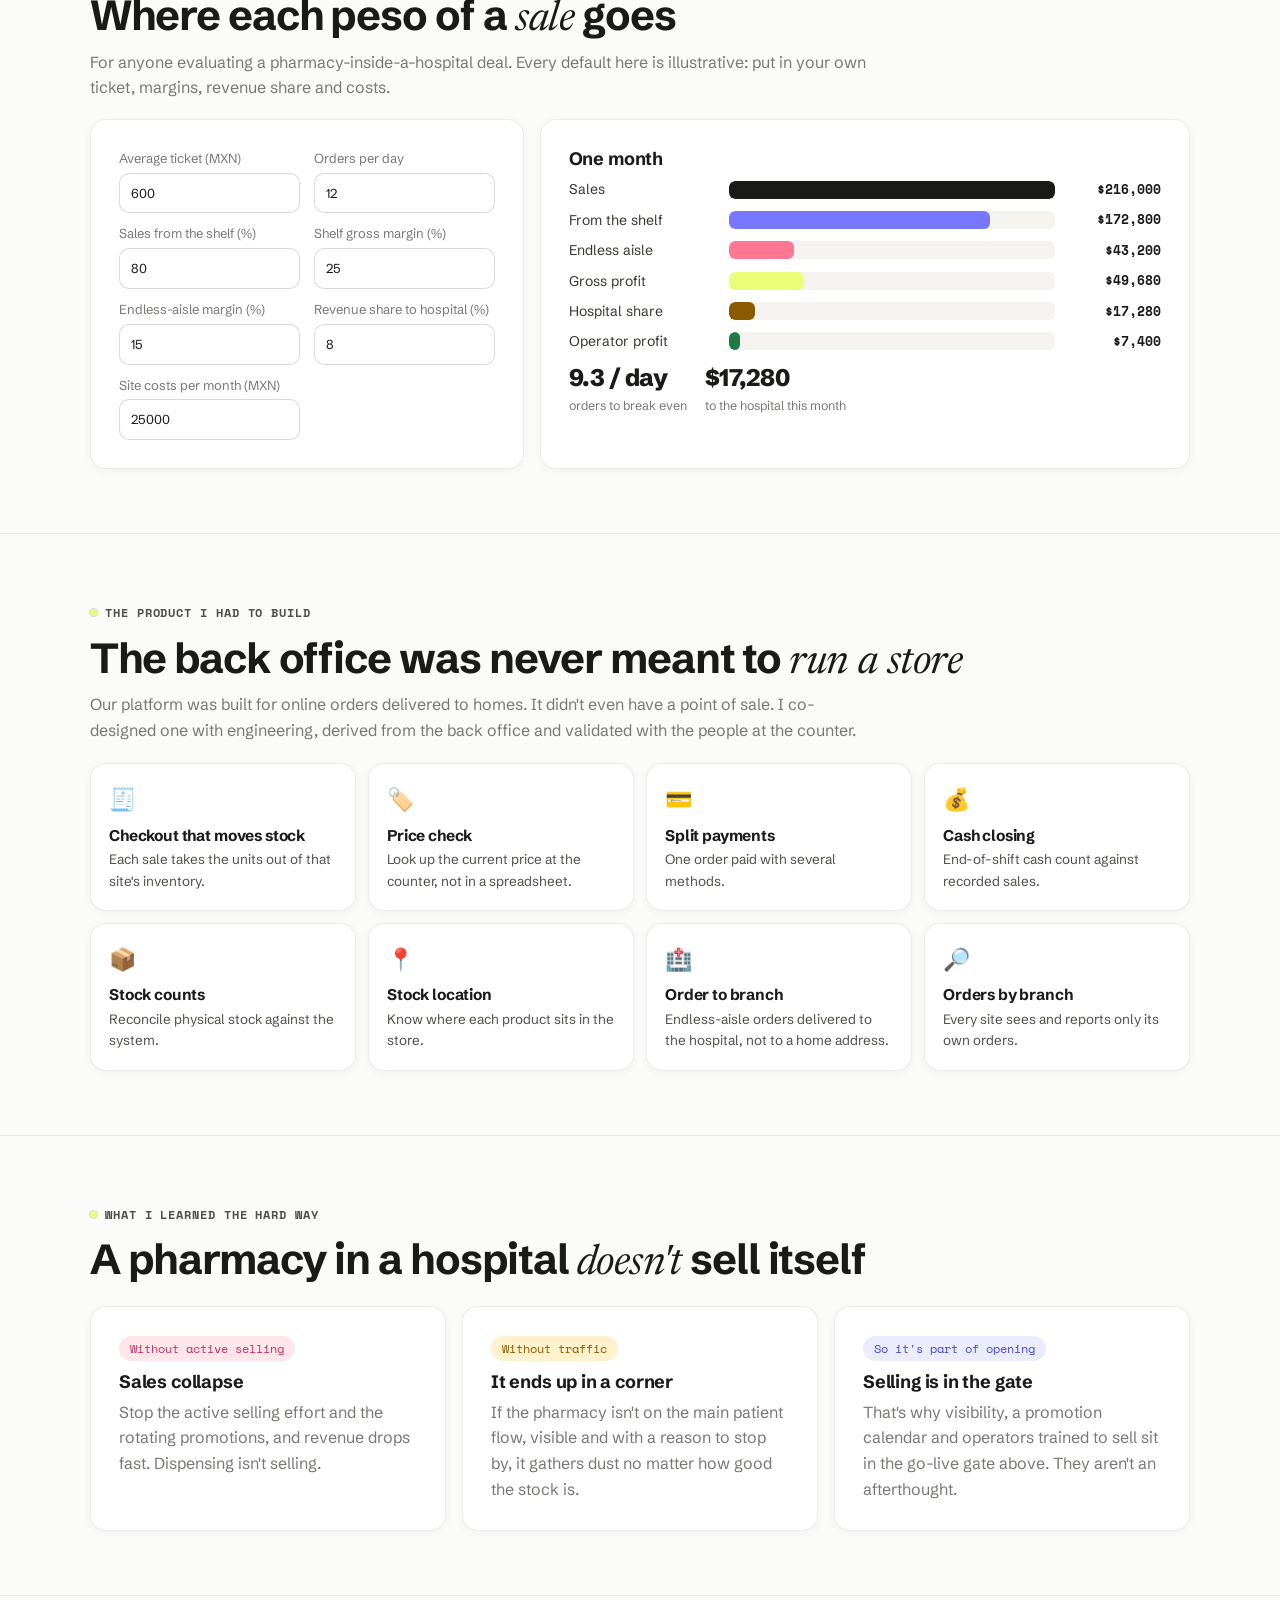
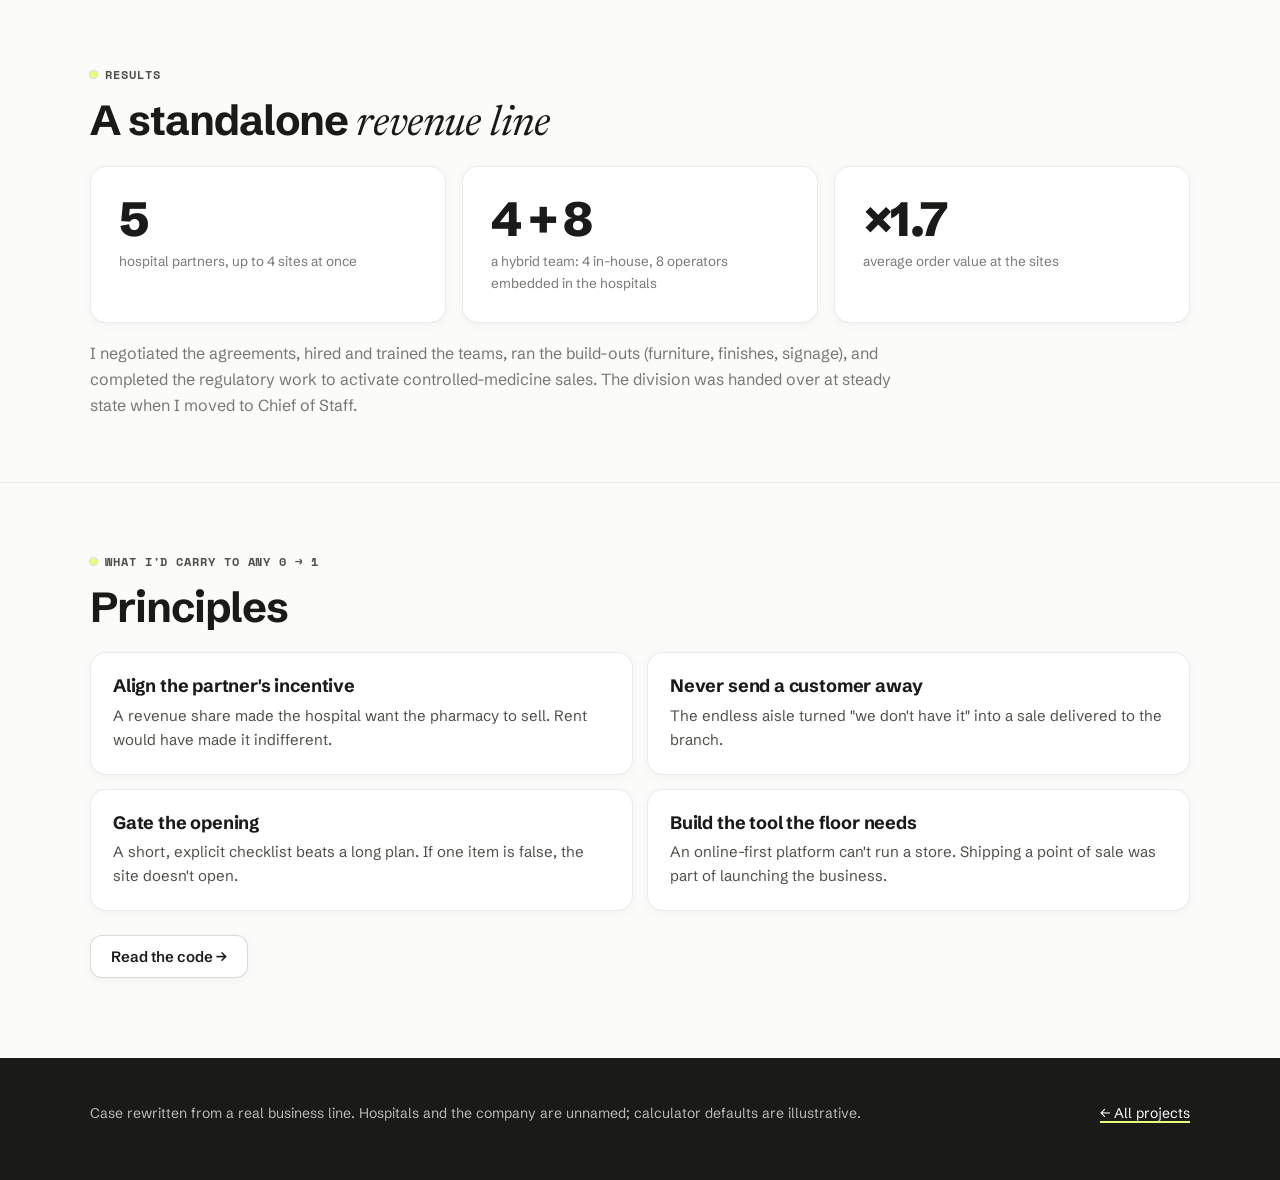
<file: projects/hospital-pharmacy-launch/index.html>
<!doctype html>
<html lang="en">
<head>
<meta charset="utf-8">
<meta name="viewport" content="width=device-width, initial-scale=1">
<title>Hospital Pharmacy Launch · Jack Zorola</title>
<meta name="description" content="How I launched a hospital-pharmacy business line from zero: five hospital partners, a site live in 30 days, growth 8× the previous management. Launch plan, ramp simulator and deal calculator.">
<link rel="icon" href="../../assets/favicon.svg">
<link rel="preconnect" href="https://fonts.googleapis.com"><link rel="preconnect" href="https://fonts.gstatic.com" crossorigin>
<link href="https://fonts.googleapis.com/css2?family=Schibsted+Grotesk:wght@400;500;600;700;800&family=Newsreader:ital,opsz,wght@0,6..72,400;1,6..72,400&family=Space+Mono:wght@400;700&display=swap" rel="stylesheet">
<link rel="stylesheet" href="../../assets/site.css">
<script src="../../assets/site.js"></script>
<style>
  .hero { padding-top: 48px; padding-bottom: 36px; }
  .hero h1 { margin: 12px 0 16px; max-width: 940px; }
  .stats { display: grid; grid-template-columns: repeat(2, 1fr); gap: 20px; margin-top: 30px; }
  @media (min-width: 760px) { .stats { grid-template-columns: repeat(4, 1fr); } }
  .flow { display: grid; gap: 12px; grid-template-columns: 1fr; align-items: stretch; }
  @media (min-width: 900px) { .flow { grid-template-columns: 1fr 40px 1.3fr 40px 1fr; } }
  .flow > * { min-width: 0; }
  .flow .arrow { display: grid; place-items: center; font-size: 22px; color: var(--muted); }
  @media (max-width: 899px) { .flow .arrow { transform: rotate(90deg); height: 24px; } }
  .flow .card { padding: 20px; } .flow h3 { margin: 6px 0 6px; } .flow p { margin: 0; font-size: 14px; color: var(--soft); }
  .split { display: grid; gap: 10px; grid-template-columns: 1fr; margin-top: 10px; }
  @media (min-width: 560px) { .split { grid-template-columns: 1fr 1fr; } }
  .split div { padding: 12px; border-radius: 12px; background: var(--surface-2); font-size: 13.5px; }
  .split b { display: block; color: var(--ink); }
  .gantt { display: grid; grid-template-columns: 110px repeat(4, minmax(120px, 1fr)); gap: 6px; min-width: 620px; }
  .gantt .h { font: 700 11px var(--mono); text-transform: uppercase; letter-spacing: .06em; color: var(--muted); padding: 6px 4px; }
  .gantt .s { font-weight: 700; color: var(--ink); font-size: 14px; padding: 10px 4px; }
  .gantt .c { min-height: 48px; border-radius: 10px; background: var(--surface-2); padding: 8px; font-size: 12.5px; line-height: 1.35; }
  .gantt .c.on { background: var(--accent-soft); color: var(--ink); box-shadow: inset 3px 0 0 var(--lilac); }
  .gate-wrap { display: grid; gap: 16px; grid-template-columns: 1fr; margin-top: 16px; }
  @media (min-width: 900px) { .gate-wrap { grid-template-columns: 1.2fr .8fr; } }
  .gate-wrap > * { min-width: 0; }
  .gate-item { display: grid; grid-template-columns: 22px 1fr; gap: 10px; padding: 9px 0; border-bottom: 1px solid var(--line); font-size: 14.5px; cursor: pointer; }
  .door { display: grid; place-items: center; text-align: center; gap: 10px; padding: 28px; border-radius: var(--radius); border: 2px dashed var(--line-2); min-height: 240px; transition: background .4s, border-color .4s; }
  .door.open { border-style: solid; border-color: var(--lilac); background: var(--accent-soft); }
  .door .big { font-size: 56px; line-height: 1; }
  .sim { display: grid; gap: 16px; grid-template-columns: 1fr; }
  @media (min-width: 980px) { .sim { grid-template-columns: .8fr 1.2fr; } }
  .sim > * { min-width: 0; }
  .slider { display: grid; gap: 4px; margin-bottom: 14px; }
  .slider .row { display: flex; justify-content: space-between; font-size: 14px; } .slider b { font: 700 13px var(--mono); color: var(--ink); }
  input[type=range] { width: 100%; accent-color: var(--lilac); padding: 0; border: 0; background: transparent; }
  .presets { display: flex; flex-wrap: wrap; gap: 6px; margin: -4px 0 14px; } .presets button { cursor: pointer; }
  svg.chart { width: 100%; height: auto; display: block; }
  .readout { display: flex; flex-wrap: wrap; gap: 18px; margin-top: 10px; }
  .readout div b { display: block; font: 800 24px var(--sans); color: var(--ink); letter-spacing: -.02em; } .readout div span { font-size: 12.5px; color: var(--muted); }
  .money { display: grid; gap: 8px; margin-top: 8px; }
  .mrow { display: grid; grid-template-columns: 150px 1fr 96px; gap: 10px; align-items: center; font-size: 14px; }
  .mrow .track { height: 18px; border-radius: 6px; background: var(--surface-2); overflow: hidden; }
  .mrow .fill { height: 100%; border-radius: 6px; transition: width .4s ease; }
  .mrow b { font: 700 12.5px var(--mono); text-align: right; color: var(--ink); }
  .inputs { display: grid; gap: 10px 14px; grid-template-columns: 1fr 1fr; }
  .inputs label { display: grid; gap: 4px; }
  .pos { display: grid; gap: 12px; grid-template-columns: 1fr; }
  @media (min-width: 700px) { .pos { grid-template-columns: 1fr 1fr; } }
  @media (min-width: 1000px) { .pos { grid-template-columns: repeat(4, 1fr); } }
  .pos .card { padding: 18px; } .pos .ico { font-size: 22px; } .pos h3 { font-size: 15.5px; margin: 8px 0 4px; } .pos p { margin: 0; font-size: 13.5px; color: var(--soft); }
  .quote { font-family: var(--serif); font-style: italic; color: var(--ink); font-size: clamp(24px, 3.4vw, 34px); line-height: 1.22; margin: 0; max-width: 900px; }
  .principles { display: grid; gap: 14px; grid-template-columns: 1fr; }
  @media (min-width: 760px) { .principles { grid-template-columns: 1fr 1fr; } }
  .principle { padding: 22px; } .principle h3 { margin: 0 0 6px; } .principle p { margin: 0; color: var(--soft); font-size: 15px; }
</style>
</head>
<body>
<header class="topbar"><div class="wrap">
  <a class="brand" href="../../">Jack Zorola<span>.</span></a>
  <nav><a href="../../#projects">Projects</a><a class="hide-sm" href="../../can-jack-help/">Can Jack help?</a><a class="hide-sm" href="https://github.com/jackzorola10/jackzorola10.github.io/tree/main/projects/hospital-pharmacy-launch">Code</a><button class="theme-toggle" type="button" aria-label="Switch theme"></button></nav>
</div></header>

<main>
<div class="wrap hero">
  <div class="eyebrow">Case study + tool · 0 → 1 · P&amp;L · Regulated retail</div>
  <h1>A new revenue line, built inside <span class="hl">other people's</span> hospitals</h1>
  <p class="lead">I was handed a business model in its infancy: pharmacies operated by us, inside partner hospitals. I turned it into a standalone revenue line across five hospitals, with up to four sites running at once. At the first site, results reached eight times what the hospital had achieved running it itself.</p>
  <div class="stats">
    <div><div class="stat">30 days</div><div class="stat-label">from a forgotten room to a selling pharmacy</div></div>
    <div><div class="stat">16.9%</div><div class="stat-label">average monthly growth at the first site</div></div>
    <div><div class="stat">8×</div><div class="stat-label">the results of the hospital's own management</div></div>
    <div><div class="stat">~$200K</div><div class="stat-label">MXN a month per clinic, from zero (best: $300K+)</div></div>
  </div>
</div>

<section><div class="wrap">
  <div class="eyebrow">The model</div>
  <h2 style="margin:12px 0 18px">Sell to <em>anyone</em> who walks in, never send them away</h2>
  <div class="flow">
    <div class="card"><div class="chip">Who buys</div><h3>Everyone in the building</h3><p>Inpatients, outpatients, families, staff. The pharmacy sold to everyone it could.</p></div>
    <div class="arrow">→</div>
    <div class="card"><div class="chip">Where the product comes from</div><h3>The shelf, or the endless aisle</h3><p>Most sales come off the pharmacy's own shelf. If an item isn't there, the sale still closes: it's ordered from central inventory and delivered to the branch, not lost.</p>
      <div class="split"><div><b>Shelf</b>Stock owned by us at every site but one, where the hospital owned it.</div><div><b>Endless aisle</b>Central inventory, shipped to the hospital branch for pickup.</div></div></div>
    <div class="arrow">→</div>
    <div class="card"><div class="chip">Who gets paid</div><h3>A revenue share for the hospital</h3><p>Every sale pays the hospital a share. Their incentive is aligned with ours: more patients served in-house, more income for them.</p></div>
  </div>
</div></section>

<section id="plan"><div class="wrap">
  <div class="eyebrow">Launch · 30 days</div>
  <h2 style="margin:12px 0 6px">From a forgotten room to a <em>live</em> pharmacy</h2>
  <p class="muted" style="margin:0 0 18px;max-width:780px">Five workstreams run in parallel. Nothing opens until every item of the go-live gate is true. Tick them and open the door.</p>
  <div class="card pad"><div class="table-scroll"><div class="gantt" id="gantt"></div></div></div>
  <div class="gate-wrap">
    <div class="card pad"><h3 style="margin-bottom:6px">Go-live gate</h3><div id="gate"></div></div>
    <div class="door" id="door"></div>
  </div>
</div></section>

<section id="ramp"><div class="wrap">
  <div class="eyebrow">Try it · ramp simulator</div>
  <h2 style="margin:12px 0 6px">How long until a site <em>pays</em>?</h2>
  <p class="muted" style="margin:0 0 18px;max-width:780px">Start from a site's first month and compound its monthly growth. The 16.9% is what the first site averaged. The "stop selling" scenario is illustrative: it shows what happened every time promotions and active selling stopped.</p>
  <div class="sim">
    <div class="card pad">
      <div class="slider"><div class="row"><span>First-month sales (MXN)</span><b id="v-start"></b></div><input type="range" id="start" min="10000" max="120000" step="5000" value="40000"></div>
      <div class="slider"><div class="row"><span>Monthly growth</span><b id="v-growth"></b></div><input type="range" id="growth" min="0" max="25" step="0.1" value="16.9"></div>
      <div class="presets"><button type="button" class="chip" data-g="16.9">16.9% · first site</button><button type="button" class="chip" data-g="5">5%</button><button type="button" class="chip" data-g="2">2%</button></div>
      <div class="slider"><div class="row"><span>Stop active selling after month</span><b id="v-stop"></b></div><input type="range" id="stop" min="0" max="18" step="1" value="0"></div>
      <div class="slider"><div class="row"><span>Target (MXN / month)</span><b id="v-target"></b></div><input type="range" id="target" min="100000" max="400000" step="10000" value="200000"></div>
    </div>
    <div class="card pad"><div id="chart"></div><div class="readout" id="readout"></div></div>
  </div>
</div></section>

<section id="deal"><div class="wrap">
  <div class="eyebrow">Try it · deal calculator</div>
  <h2 style="margin:12px 0 6px">Where each peso of a <em>sale</em> goes</h2>
  <p class="muted" style="margin:0 0 18px;max-width:780px">For anyone evaluating a pharmacy-inside-a-hospital deal. Every default here is illustrative: put in your own ticket, margins, revenue share and costs.</p>
  <div class="sim">
    <div class="card pad inputs" id="inputs"></div>
    <div class="card pad"><h3 style="margin-bottom:6px">One month</h3><div class="money" id="money"></div><div class="readout" id="deal-readout"></div></div>
  </div>
</div></section>

<section><div class="wrap">
  <div class="eyebrow">The product I had to build</div>
  <h2 style="margin:12px 0 6px">The back office was never meant to <em>run a store</em></h2>
  <p class="muted" style="margin:0 0 20px;max-width:780px">Our platform was built for online orders delivered to homes. It didn't even have a point of sale. I co-designed one with engineering, derived from the back office and validated with the people at the counter.</p>
  <div class="pos">
    <div class="card"><div class="ico">🧾</div><h3>Checkout that moves stock</h3><p>Each sale takes the units out of that site's inventory.</p></div>
    <div class="card"><div class="ico">🏷️</div><h3>Price check</h3><p>Look up the current price at the counter, not in a spreadsheet.</p></div>
    <div class="card"><div class="ico">💳</div><h3>Split payments</h3><p>One order paid with several methods.</p></div>
    <div class="card"><div class="ico">💰</div><h3>Cash closing</h3><p>End-of-shift cash count against recorded sales.</p></div>
    <div class="card"><div class="ico">📦</div><h3>Stock counts</h3><p>Reconcile physical stock against the system.</p></div>
    <div class="card"><div class="ico">📍</div><h3>Stock location</h3><p>Know where each product sits in the store.</p></div>
    <div class="card"><div class="ico">🏥</div><h3>Order to branch</h3><p>Endless-aisle orders delivered to the hospital, not to a home address.</p></div>
    <div class="card"><div class="ico">🔎</div><h3>Orders by branch</h3><p>Every site sees and reports only its own orders.</p></div>
  </div>
</div></section>

<section><div class="wrap">
  <div class="eyebrow">What I learned the hard way</div>
  <h2 style="margin:12px 0 18px">A pharmacy in a hospital <em>doesn't</em> sell itself</h2>
  <div class="grid grid-3">
    <div class="card pad"><span class="chip bad">Without active selling</span><h3 style="margin-top:10px">Sales collapse</h3><p class="muted" style="margin:6px 0 0">Stop the active selling effort and the rotating promotions, and revenue drops fast. Dispensing isn't selling.</p></div>
    <div class="card pad"><span class="chip warn">Without traffic</span><h3 style="margin-top:10px">It ends up in a corner</h3><p class="muted" style="margin:6px 0 0">If the pharmacy isn't on the main patient flow, visible and with a reason to stop by, it gathers dust no matter how good the stock is.</p></div>
    <div class="card pad"><span class="chip info">So it's part of opening</span><h3 style="margin-top:10px">Selling is in the gate</h3><p class="muted" style="margin:6px 0 0">That's why visibility, a promotion calendar and operators trained to sell sit in the go-live gate above. They aren't an afterthought.</p></div>
  </div>
</div></section>

<section><div class="wrap">
  <div class="eyebrow">Results</div>
  <h2 style="margin:12px 0 18px">A standalone <em>revenue line</em></h2>
  <div class="grid grid-3">
    <div class="card pad"><div class="stat">5</div><div class="stat-label">hospital partners, up to 4 sites at once</div></div>
    <div class="card pad"><div class="stat">4 + 8</div><div class="stat-label">a hybrid team: 4 in-house, 8 operators embedded in the hospitals</div></div>
    <div class="card pad"><div class="stat">×1.7</div><div class="stat-label">average order value at the sites</div></div>
  </div>
  <p class="muted" style="margin:18px 0 0;max-width:820px">I negotiated the agreements, hired and trained the teams, ran the build-outs (furniture, finishes, signage), and completed the regulatory work to activate controlled-medicine sales. The division was handed over at steady state when I moved to Chief of Staff.</p>
</div></section>

<section><div class="wrap">
  <div class="eyebrow">What I'd carry to any 0 → 1</div>
  <h2 style="margin:12px 0 22px">Principles</h2>
  <div class="principles">
    <div class="card principle"><h3>Align the partner's incentive</h3><p>A revenue share made the hospital want the pharmacy to sell. Rent would have made it indifferent.</p></div>
    <div class="card principle"><h3>Never send a customer away</h3><p>The endless aisle turned "we don't have it" into a sale delivered to the branch.</p></div>
    <div class="card principle"><h3>Gate the opening</h3><p>A short, explicit checklist beats a long plan. If one item is false, the site doesn't open.</p></div>
    <div class="card principle"><h3>Build the tool the floor needs</h3><p>An online-first platform can't run a store. Shipping a point of sale was part of launching the business.</p></div>
  </div>
  <p style="margin-top:24px"><a class="btn ghost" href="https://github.com/jackzorola10/jackzorola10.github.io/tree/main/projects/hospital-pharmacy-launch">Read the code →</a></p>
</div></section>
</main>

<footer class="footer"><div class="wrap"><span>Case rewritten from a real business line. Hospitals and the company are unnamed; calculator defaults are illustrative.</span><a href="../../">← All projects</a></div></footer>

<script src="src/launch.js"></script>
<script src="demo.js"></script>
</body>
</html>
</file>
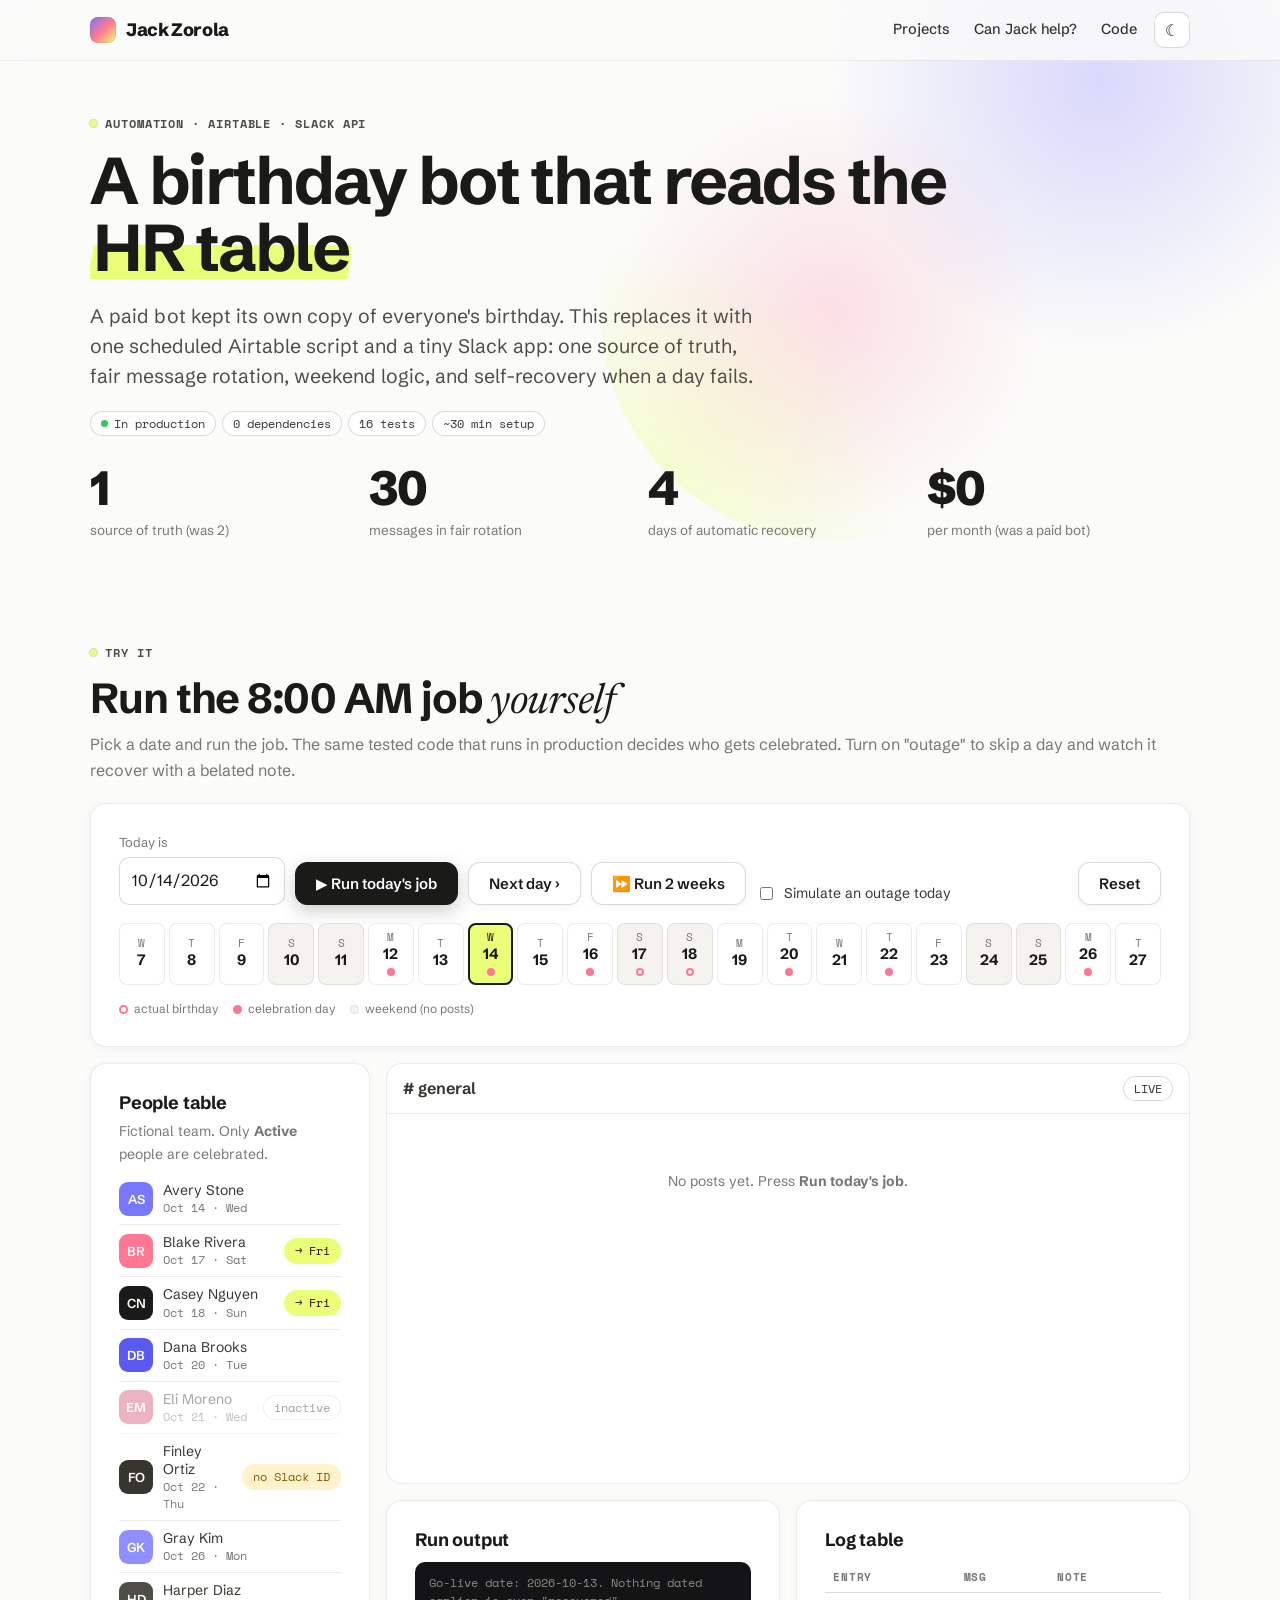
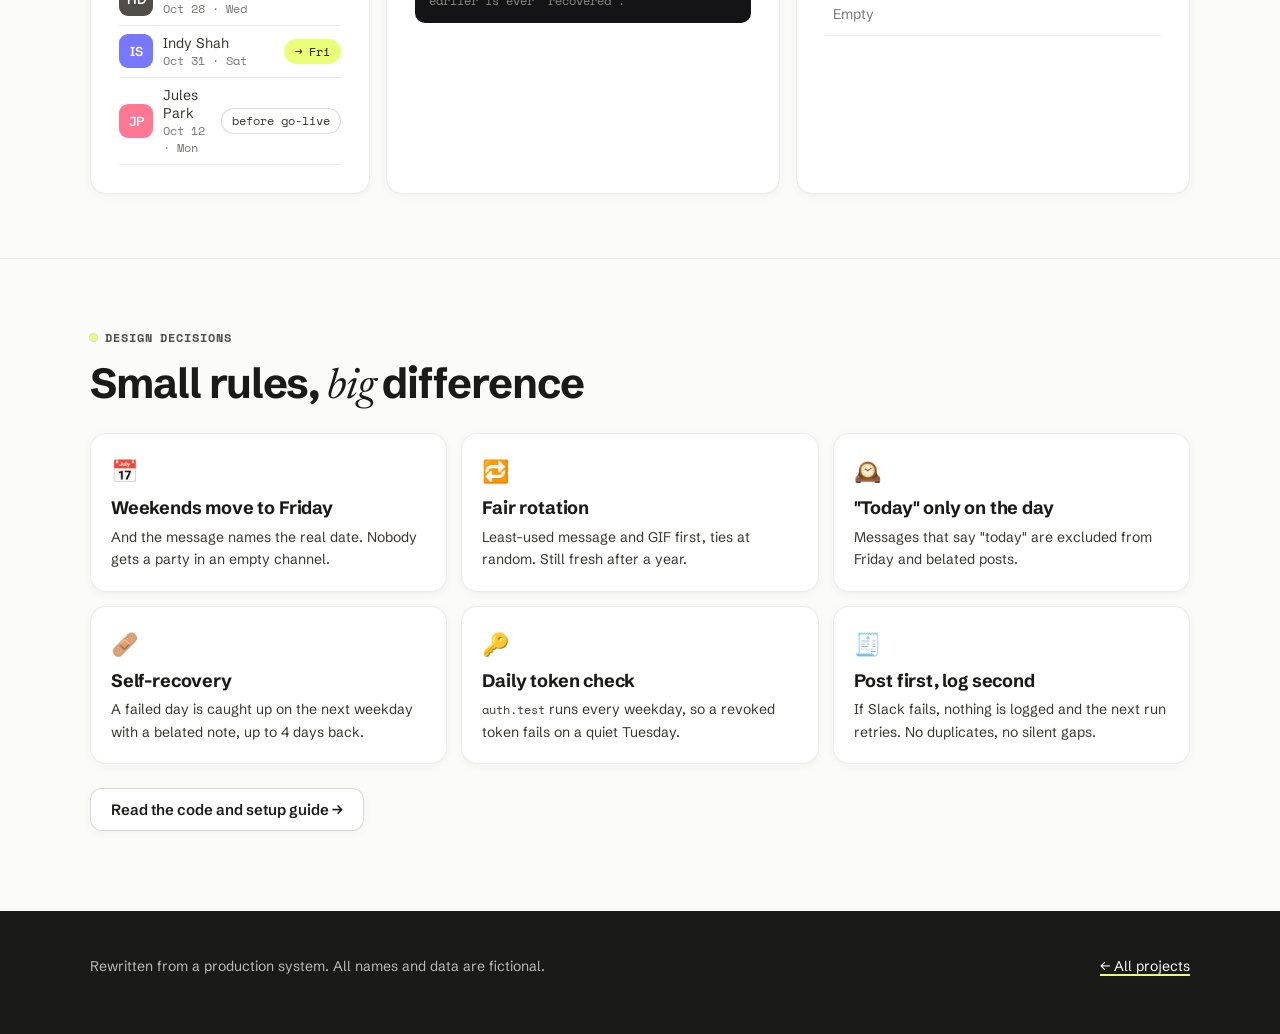
<file: projects/slack-birthday-bot/index.html>
<!doctype html>
<html lang="en">
<head>
<meta charset="utf-8">
<meta name="viewport" content="width=device-width, initial-scale=1">
<title>Slack Birthday Bot · Jack Zorola</title>
<meta name="description" content="A birthday bot built on Airtable and a tiny Slack app. Interactive simulator: pick a date and watch who gets celebrated.">
<link rel="icon" href="../../assets/favicon.svg">
<link rel="preconnect" href="https://fonts.googleapis.com"><link rel="preconnect" href="https://fonts.gstatic.com" crossorigin>
<link href="https://fonts.googleapis.com/css2?family=Schibsted+Grotesk:wght@400;500;600;700;800&family=Newsreader:ital,opsz,wght@0,6..72,400;1,6..72,400&family=Space+Mono:wght@400;700&display=swap" rel="stylesheet">
<link rel="stylesheet" href="../../assets/site.css">
<script src="../../assets/site.js"></script>
<style>
  .hero { padding-top: 48px; padding-bottom: 32px; }
  .hero h1 { margin: 12px 0 14px; }
  .stats { display: grid; grid-template-columns: repeat(2, 1fr); gap: 16px; margin-top: 28px; }
  @media (min-width: 720px) { .stats { grid-template-columns: repeat(4, 1fr); } }
  .sim { display: grid; gap: 16px; grid-template-columns: 1fr; }
  @media (min-width: 980px) { .sim { grid-template-columns: 280px 1fr; } }
  .controls { display: flex; flex-wrap: wrap; gap: 10px; align-items: end; }
  .controls .field { display: grid; gap: 4px; }
  .roster li { display: grid; grid-template-columns: 34px 1fr auto; gap: 10px; align-items: center; padding: 8px 0; border-bottom: 1px solid var(--line); }
  .roster ul { list-style: none; margin: 0; padding: 0; }
  .avatar { width: 34px; height: 34px; border-radius: 9px; display: grid; place-items: center; font: 600 13px var(--sans); color: #fff; }
  .roster .who { font-size: 14px; line-height: 1.3; }
  .roster .who small { color: var(--muted); display: block; font: 12px var(--mono); }
  .roster li.off { opacity: .45; }
  .strip { display: grid; grid-template-columns: repeat(21, minmax(34px, 1fr)); gap: 4px; overflow-x: auto; padding-bottom: 6px; }
  .day { border: 1px solid var(--line); border-radius: 8px; padding: 6px 2px; text-align: center; font: 11px/1.25 var(--mono); color: var(--muted); background: var(--surface); position: relative; min-height: 62px; }
  .day b { display: block; font-size: 15px; color: var(--ink); font-family: var(--sans); }
  .day.weekend { background: var(--surface-2); }
  .day.today { outline: 2px solid var(--ink); outline-offset: -2px; background: var(--lime); color: #1a1a19; } .day.today b { color: #1a1a19; }
  .day .dot { display: block; margin: 4px auto 0; width: 8px; height: 8px; border-radius: 50%; }
  .day .dot.actual { border: 2px solid var(--pink); }
  .day .dot.cel { background: var(--pink); }
  .legend { display: flex; flex-wrap: wrap; gap: 14px; font-size: 12px; color: var(--muted); margin-top: 8px; }
  .legend i { display: inline-block; width: 9px; height: 9px; border-radius: 50%; margin-right: 6px; vertical-align: -1px; }
  /* Slack mock */
  .slack { background: var(--surface); border: 1px solid var(--line); border-radius: var(--radius); overflow: hidden; }
  .slack-head { display: flex; align-items: center; gap: 8px; padding: 12px 16px; border-bottom: 1px solid var(--line); font-weight: 650; }
  .slack-head .chip { margin-left: auto; }
  .feed { padding: 8px 0; min-height: 240px; max-height: 620px; overflow-y: auto; }
  .empty { padding: 48px 16px; text-align: center; color: var(--muted); font-size: 14px; }
  .msg { display: grid; grid-template-columns: 40px 1fr; gap: 10px; padding: 10px 16px; animation: pop .35s ease-out; }
  .msg:hover { background: var(--surface-2); }
  @keyframes pop { from { opacity: 0; transform: translateY(6px); } }
  .bot { width: 40px; height: 40px; border-radius: 9px; background: var(--grad); display: grid; place-items: center; font-size: 22px; }
  .msg .meta { font-size: 14px; } .msg .meta b { margin-right: 6px; } .msg .meta .app { font: 600 10px var(--mono); background: var(--surface-2); color: var(--muted); padding: 2px 5px; border-radius: 4px; margin-right: 6px; }
  .msg .meta time { color: var(--muted); font-size: 12px; }
  .msg p { margin: 2px 0; font-size: 15px; }
  .mention { background: var(--info-soft); color: var(--info); padding: 0 3px; border-radius: 4px; font-weight: 600; }
  .gif { margin: 8px 0; width: min(340px, 100%); aspect-ratio: 16 / 10; border-radius: 10px; display: grid; place-items: center; position: relative; overflow: hidden; font-size: 64px; }
  .gif span { animation: bounce 1.2s ease-in-out infinite; display: inline-block; }
  .gif span:nth-child(2) { animation-delay: .15s; } .gif span:nth-child(3) { animation-delay: .3s; }
  @keyframes bounce { 50% { transform: translateY(-14px) rotate(-6deg); } }
  .gif figcaption { position: absolute; left: 8px; bottom: 6px; font: 11px var(--mono); color: rgba(255,255,255,.9); background: rgba(0,0,0,.35); padding: 2px 6px; border-radius: 4px; }
  .gif .tag { position: absolute; right: 8px; top: 8px; font: 700 10px var(--mono); color: #fff; background: rgba(0,0,0,.4); padding: 2px 5px; border-radius: 4px; }
  .thread { font-size: 13px; color: var(--info); margin-top: 4px; }
  .daymark { display: flex; align-items: center; gap: 10px; padding: 8px 16px; font: 600 12px var(--mono); color: var(--muted); }
  .daymark::before, .daymark::after { content: ""; flex: 1; border-top: 1px solid var(--line); }
  .console { background: #141416; color: #d8d5cf; border-radius: 10px; padding: 12px 14px; font: 12px/1.55 var(--mono); max-height: 220px; overflow-y: auto; }
  .console .ok { color: #6ee7a0; } .console .warn { color: #f5c06b; } .console .dim { color: #8b887f; }
  .rule-grid { display: grid; gap: 14px; grid-template-columns: 1fr; }
  @media (min-width: 760px) { .rule-grid { grid-template-columns: repeat(3, 1fr); } }
  .rule { padding: 20px; } .rule .ico { font-size: 22px; } .rule h3 { margin: 8px 0 6px; } .rule p { margin: 0; color: var(--ink-2); font-size: 14px; }
  .toggle { display: inline-flex; align-items: center; gap: 8px; font-size: 14px; color: var(--ink-2); cursor: pointer; }
</style>
</head>
<body>
<header class="topbar"><div class="wrap">
  <a class="brand" href="../../">Jack Zorola<span>.</span></a>
  <nav><a href="../../#projects">Projects</a><a class="hide-sm" href="../../can-jack-help/">Can Jack help?</a><a class="hide-sm" href="https://github.com/jackzorola10/jackzorola10.github.io/tree/main/projects/slack-birthday-bot">Code</a><button class="theme-toggle" type="button" aria-label="Switch theme"></button></nav>
</div></header>

<main>
<div class="wrap hero">
  <div class="eyebrow">Automation · Airtable · Slack API</div>
  <h1>A birthday bot that reads the <span class="hl">HR table</span></h1>
  <p class="lead">A paid bot kept its own copy of everyone's birthday. This replaces it with one scheduled Airtable script and a tiny Slack app: one source of truth, fair message rotation, weekend logic, and self-recovery when a day fails.</p>
  <div class="chips"><span class="chip live">In production</span><span class="chip">0 dependencies</span><span class="chip">16 tests</span><span class="chip">~30 min setup</span></div>
  <div class="stats">
    <div><div class="stat">1</div><div class="stat-label">source of truth (was 2)</div></div>
    <div><div class="stat">30</div><div class="stat-label">messages in fair rotation</div></div>
    <div><div class="stat">4</div><div class="stat-label">days of automatic recovery</div></div>
    <div><div class="stat">$0</div><div class="stat-label">per month (was a paid bot)</div></div>
  </div>
</div>

<section id="simulator"><div class="wrap">
  <div class="eyebrow">Try it</div>
  <h2 style="margin:12px 0 6px">Run the 8:00 AM job <em>yourself</em></h2>
  <p class="muted" style="margin:0 0 20px">Pick a date and run the job. The same tested code that runs in production decides who gets celebrated. Turn on "outage" to skip a day and watch it recover with a belated note.</p>

  <div class="card pad" style="margin-bottom:16px">
    <div class="controls">
      <div class="field"><label for="today">Today is</label><input type="date" id="today"></div>
      <button class="btn" id="run" type="button">▶ Run today's job</button>
      <button class="btn ghost" id="next" type="button">Next day ›</button>
      <button class="btn ghost" id="auto" type="button">⏩ Run 2 weeks</button>
      <label class="toggle"><input type="checkbox" id="outage"> Simulate an outage today</label>
      <button class="btn ghost" id="reset" type="button" style="margin-left:auto">Reset</button>
    </div>
    <div style="margin-top:18px">
      <div class="strip" id="strip" aria-label="Calendar around the selected date"></div>
      <div class="legend"><span><i style="border:2px solid var(--pink)"></i>actual birthday</span><span><i style="background:var(--pink)"></i>celebration day</span><span><i style="background:var(--surface-2);border:1px solid var(--line)"></i>weekend (no posts)</span></div>
    </div>
  </div>

  <div class="sim">
    <aside class="card pad roster">
      <h3 style="margin-bottom:6px">People table</h3>
      <p class="muted small" style="margin:0 0 8px">Fictional team. Only <b>Active</b> people are celebrated.</p>
      <ul id="roster"></ul>
    </aside>
    <div class="grid">
      <div class="slack">
        <div class="slack-head"># general <span class="chip" id="mode-chip">LIVE</span></div>
        <div class="feed" id="feed"><div class="empty">No posts yet. Press <b>Run today's job</b>.</div></div>
      </div>
      <div class="grid grid-2">
        <div class="card pad"><h3 style="margin-bottom:10px">Run output</h3><div class="console" id="console"><span class="dim">Waiting for the first run…</span></div></div>
        <div class="card pad"><h3 style="margin-bottom:10px">Log table</h3><div class="table-scroll"><table><thead><tr><th>Entry</th><th>Msg</th><th>Note</th></tr></thead><tbody id="log"><tr><td colspan="3" class="muted">Empty</td></tr></tbody></table></div></div>
      </div>
    </div>
  </div>
</div></section>

<section><div class="wrap">
  <div class="eyebrow">Design decisions</div>
  <h2 style="margin:12px 0 22px">Small rules, <em>big</em> difference</h2>
  <div class="rule-grid">
    <div class="card rule"><div class="ico">📅</div><h3>Weekends move to Friday</h3><p>And the message names the real date. Nobody gets a party in an empty channel.</p></div>
    <div class="card rule"><div class="ico">🔁</div><h3>Fair rotation</h3><p>Least-used message and GIF first, ties at random. Still fresh after a year.</p></div>
    <div class="card rule"><div class="ico">🕰️</div><h3>"Today" only on the day</h3><p>Messages that say "today" are excluded from Friday and belated posts.</p></div>
    <div class="card rule"><div class="ico">🩹</div><h3>Self-recovery</h3><p>A failed day is caught up on the next weekday with a belated note, up to 4 days back.</p></div>
    <div class="card rule"><div class="ico">🔑</div><h3>Daily token check</h3><p><code>auth.test</code> runs every weekday, so a revoked token fails on a quiet Tuesday.</p></div>
    <div class="card rule"><div class="ico">🧾</div><h3>Post first, log second</h3><p>If Slack fails, nothing is logged and the next run retries. No duplicates, no silent gaps.</p></div>
  </div>
  <p style="margin-top:24px"><a class="btn ghost" href="https://github.com/jackzorola10/jackzorola10.github.io/tree/main/projects/slack-birthday-bot">Read the code and setup guide →</a></p>
</div></section>
</main>

<footer class="footer"><div class="wrap"><span>Rewritten from a production system. All names and data are fictional.</span><a href="../../">← All projects</a></div></footer>

<script src="src/core.js"></script>
<script src="demo.js"></script>
</body>
</html>
</file>
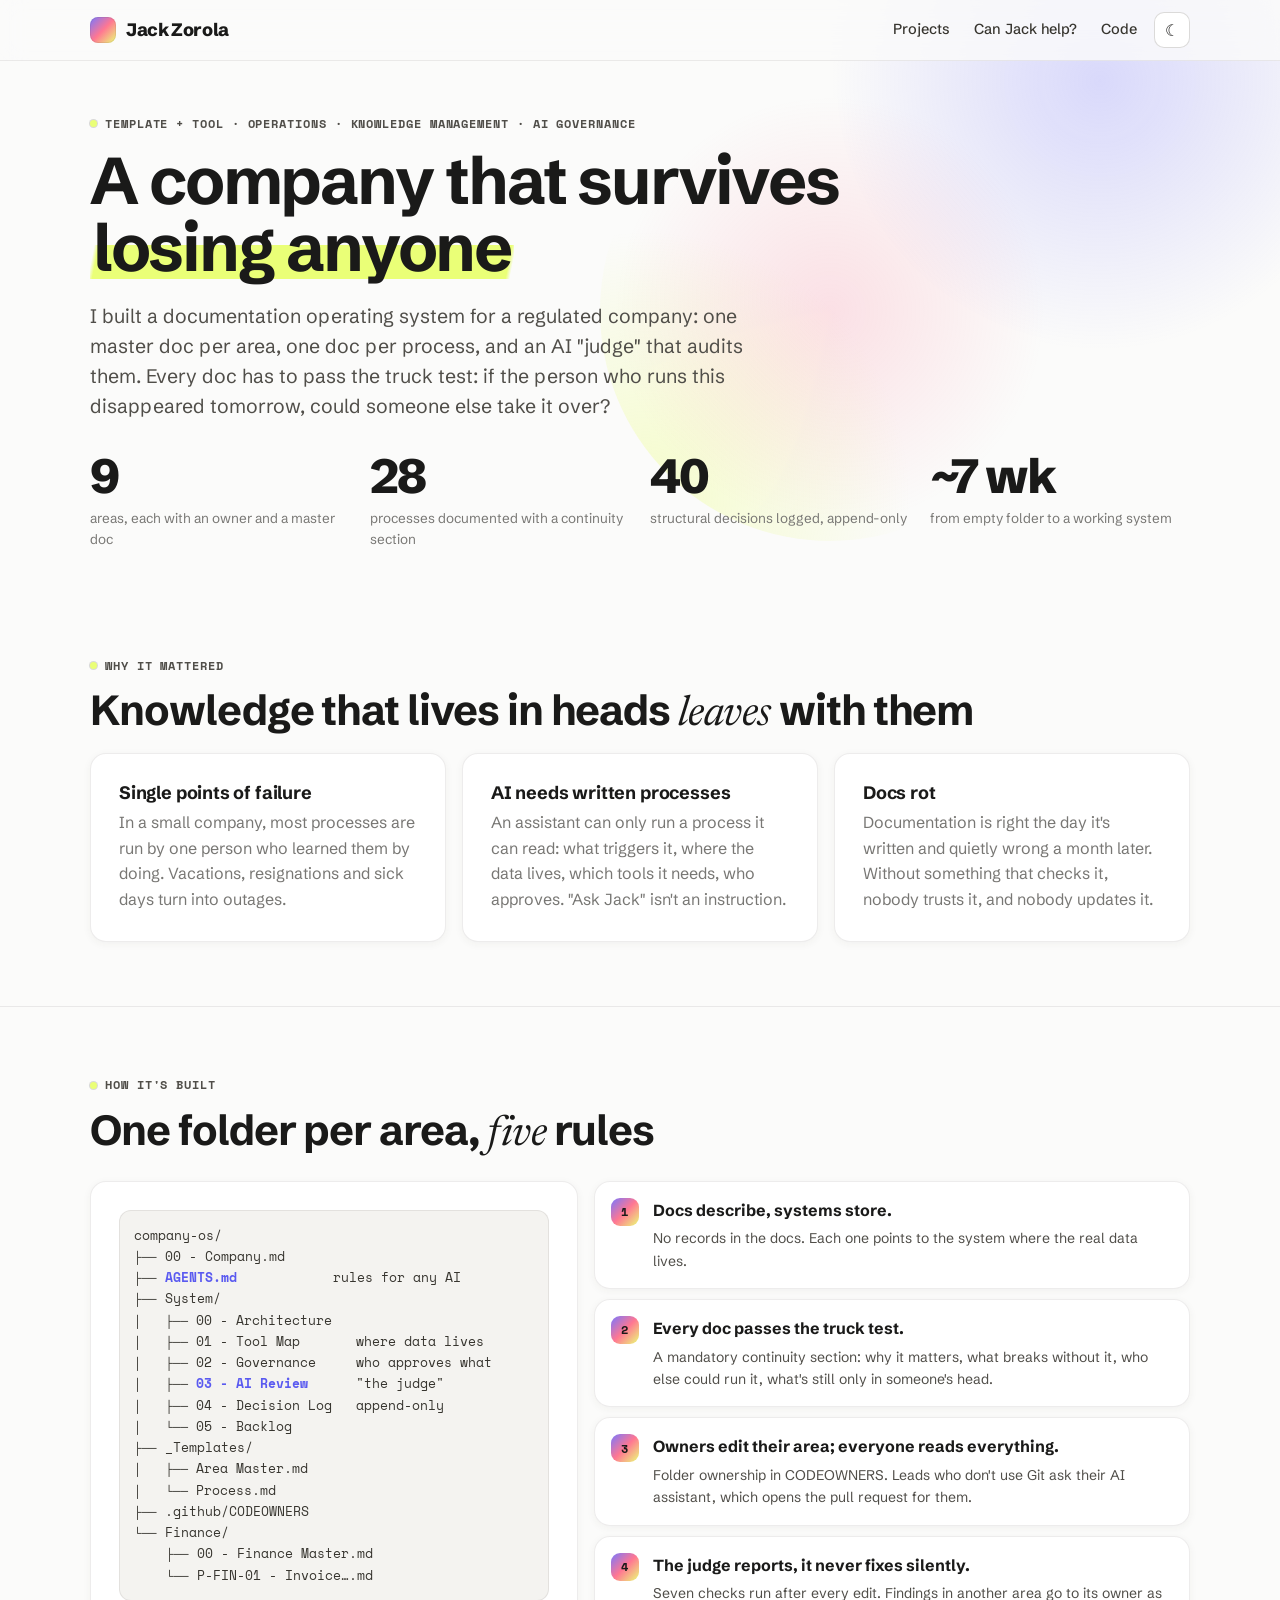
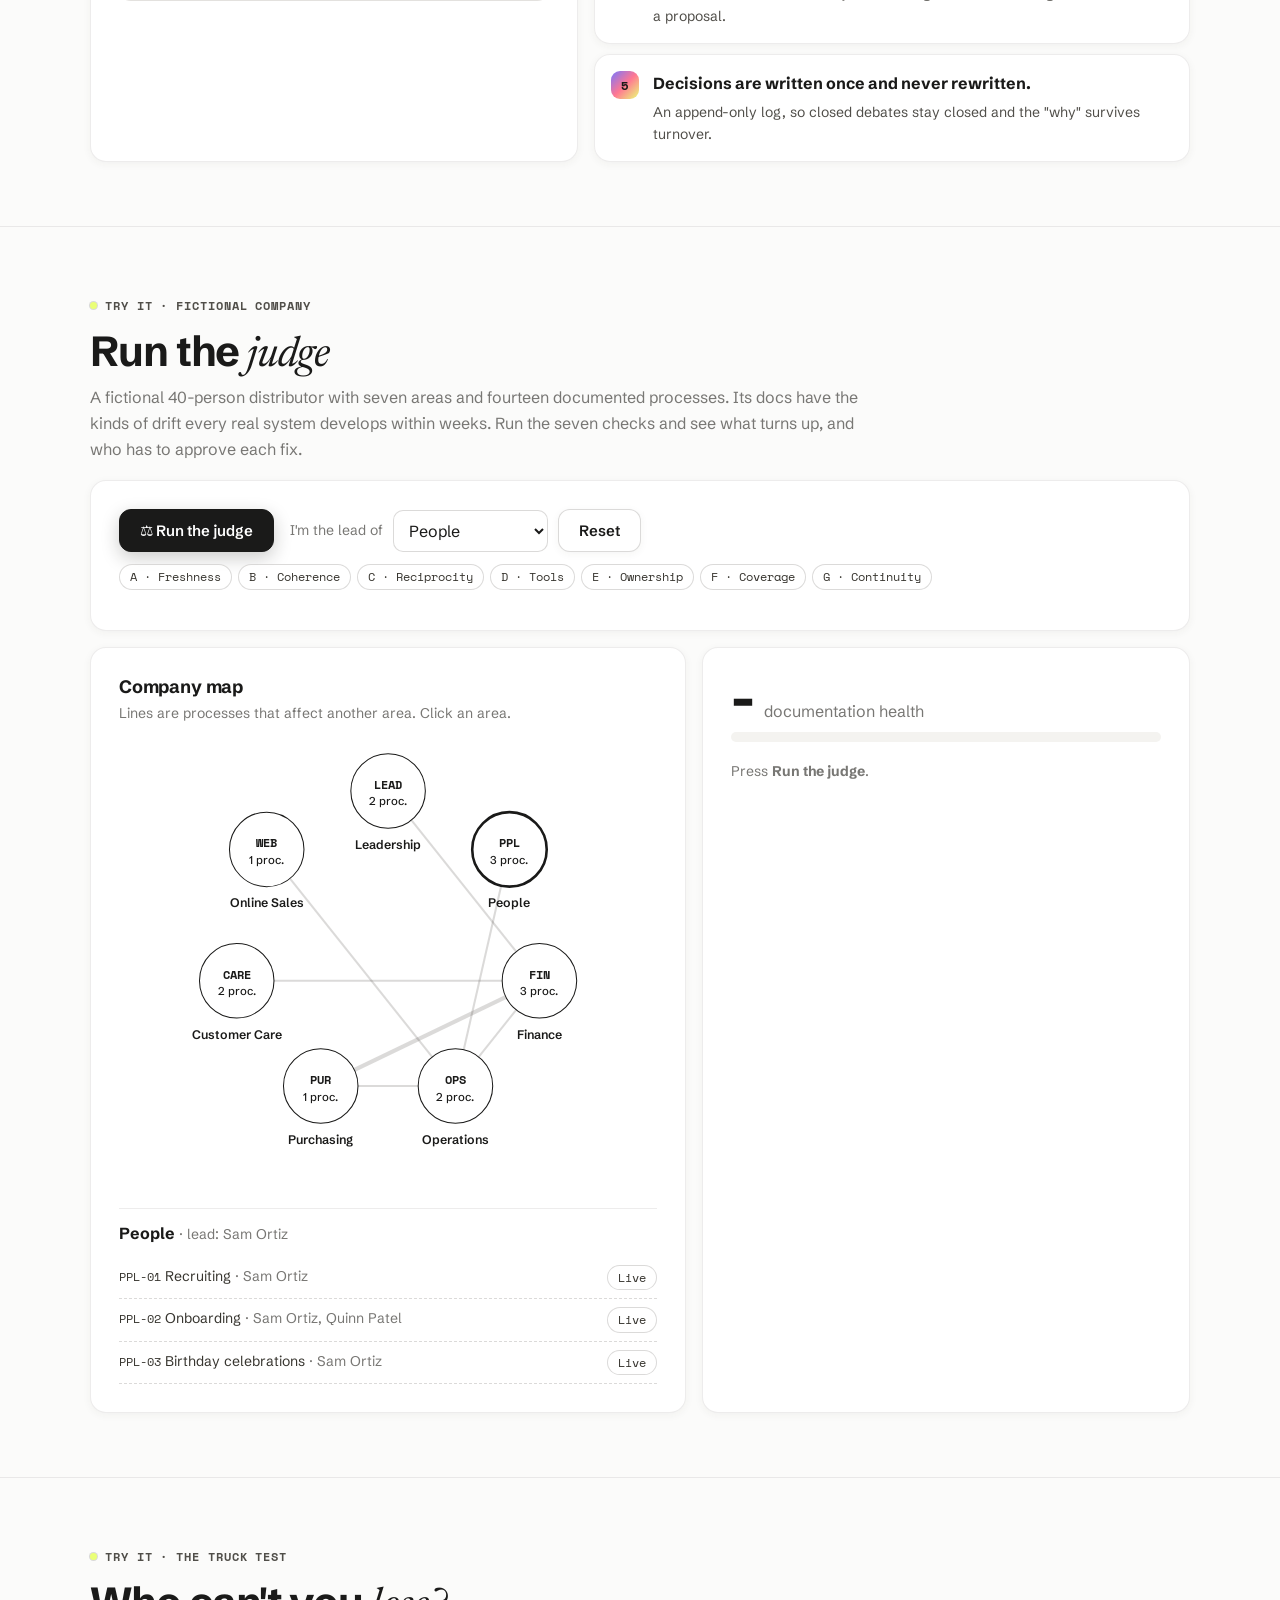
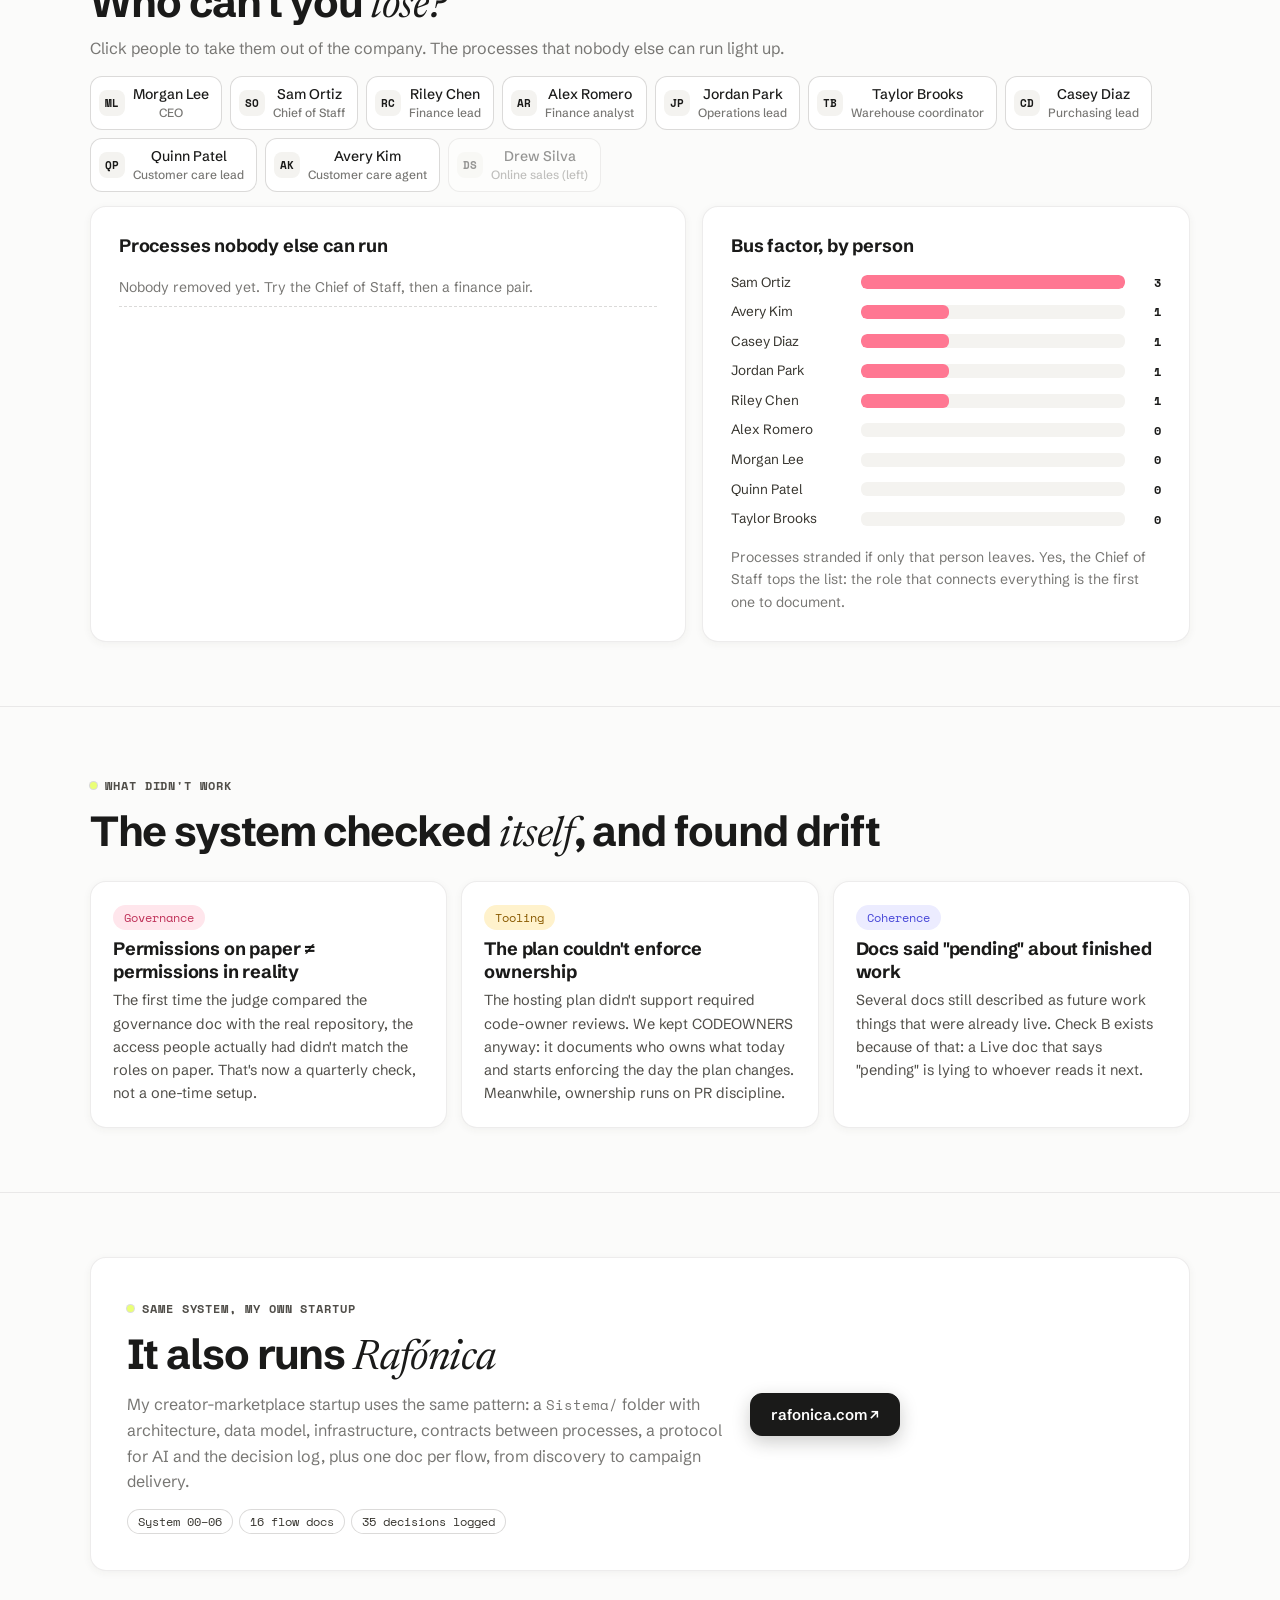
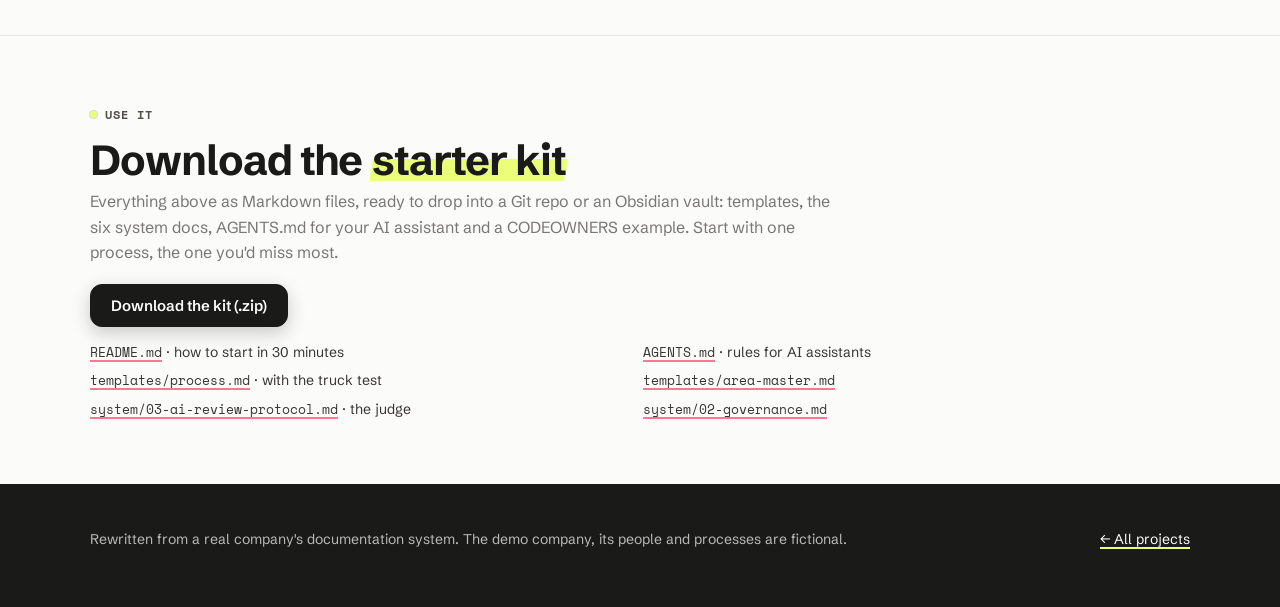
<file: projects/truck-test-os/index.html>
<!doctype html>
<html lang="en">
<head>
<meta charset="utf-8">
<meta name="viewport" content="width=device-width, initial-scale=1">
<title>Truck-test OS · Jack Zorola</title>
<meta name="description" content="A documentation operating system that lets a company keep running when anyone disappears, with an AI 'judge' that audits it. Interactive demo and downloadable starter kit.">
<link rel="icon" href="../../assets/favicon.svg">
<link rel="preconnect" href="https://fonts.googleapis.com"><link rel="preconnect" href="https://fonts.gstatic.com" crossorigin>
<link href="https://fonts.googleapis.com/css2?family=Schibsted+Grotesk:wght@400;500;600;700;800&family=Newsreader:ital,opsz,wght@0,6..72,400;1,6..72,400&family=Space+Mono:wght@400;700&display=swap" rel="stylesheet">
<link rel="stylesheet" href="../../assets/site.css">
<script src="../../assets/site.js"></script>
<style>
  .hero { padding-top: 48px; padding-bottom: 36px; }
  .hero h1 { margin: 12px 0 16px; max-width: 920px; }
  .stats { display: grid; grid-template-columns: repeat(2, 1fr); gap: 20px; margin-top: 30px; }
  @media (min-width: 760px) { .stats { grid-template-columns: repeat(4, 1fr); } }
  .arch { display: grid; gap: 16px; grid-template-columns: 1fr; }
  @media (min-width: 900px) { .arch { grid-template-columns: .9fr 1.1fr; } }
  .arch > * { min-width: 0; }
  .tree { margin: 0; font-size: 12.5px; line-height: 1.7; white-space: pre; }
  .tree b { color: var(--accent); font-weight: 700; }
  .rules { display: grid; gap: 10px; margin: 0; padding: 0; list-style: none; counter-reset: r; }
  .rules li { padding: 16px 18px 16px 58px; position: relative; }
  .rules li::before { counter-increment: r; content: counter(r); position: absolute; left: 16px; top: 16px; width: 28px; height: 28px; border-radius: 9px; background: var(--grad); color: #1a1a19; font: 700 12px var(--mono); display: grid; place-items: center; }
  .rules b { color: var(--ink); } .rules p { margin: 4px 0 0; font-size: 14px; color: var(--soft); }
  .lab { display: grid; gap: 16px; grid-template-columns: 1fr; }
  @media (min-width: 1000px) { .lab { grid-template-columns: 1.1fr .9fr; } }
  .lab > * { min-width: 0; }
  .controls { display: flex; flex-wrap: wrap; gap: 10px; align-items: center; }
  svg.org { width: 100%; height: auto; display: block; }
  svg.org .node { cursor: pointer; }
  svg.org text { pointer-events: none; }
  .score { display: flex; align-items: baseline; gap: 10px; }
  .meter { height: 10px; border-radius: 999px; background: var(--surface-2); overflow: hidden; margin: 8px 0 4px; }
  .meter span { display: block; height: 100%; border-radius: 999px; background: var(--grad-bar); transition: width .6s ease; }
  .finding { padding: 12px 0; border-bottom: 1px solid var(--line); font-size: 14px; animation: rise .35s ease both; }
  .finding .top { display: flex; flex-wrap: wrap; gap: 6px; align-items: center; margin-bottom: 4px; }
  .finding .doc { font: 700 12px var(--mono); color: var(--ink); }
  .finding p { margin: 2px 0 0; color: var(--soft); }
  .findings { max-height: 520px; overflow-y: auto; }
  .checks { display: flex; flex-wrap: wrap; gap: 6px; margin: 12px 0; }
  .checks .chip.on { background: var(--ink); color: var(--on-ink); border-color: var(--ink); }
  .people { display: flex; flex-wrap: wrap; gap: 8px; margin: 14px 0; }
  .person { display: inline-flex; gap: 8px; align-items: center; padding: 8px 12px 8px 8px; border-radius: 12px; border: 1px solid var(--line-2); background: var(--surface); cursor: pointer; font: 500 14px var(--sans); color: var(--ink); }
  .person i { width: 26px; height: 26px; border-radius: 8px; display: grid; place-items: center; font: 700 11px var(--mono); font-style: normal; background: var(--surface-2); color: var(--ink); }
  .person small { color: var(--muted); font-size: 12px; }
  .person[aria-pressed="true"] { border-color: var(--pink); background: var(--bad-soft); }
  .person[aria-pressed="true"] i { background: var(--pink); color: #1a1a19; }
  .person:disabled { opacity: .45; cursor: not-allowed; }
  .bf { display: grid; grid-template-columns: 120px 1fr 26px; gap: 10px; align-items: center; font-size: 13.5px; padding: 4px 0; }
  .bf .track { height: 14px; background: var(--surface-2); border-radius: 6px; overflow: hidden; }
  .bf .fill { height: 100%; background: var(--pink); border-radius: 6px; }
  .bf b { font: 700 12px var(--mono); text-align: right; color: var(--ink); }
  .stranded { margin: 10px 0 0; padding: 0; list-style: none; }
  .stranded li { display: flex; justify-content: space-between; gap: 10px; padding: 8px 0; border-bottom: 1px dashed var(--line-2); font-size: 14px; }
  .lessons { display: grid; gap: 14px; grid-template-columns: 1fr; }
  @media (min-width: 860px) { .lessons { grid-template-columns: repeat(3, 1fr); } }
  .lesson { padding: 22px; } .lesson h3 { margin: 8px 0 6px; } .lesson p { margin: 0; color: var(--soft); font-size: 14.5px; }
  .startup { display: grid; gap: 18px; grid-template-columns: 1fr; align-items: center; padding: 28px; }
  @media (min-width: 900px) { .startup { grid-template-columns: 1.2fr .8fr; padding: 36px; } }
  .startup > * { min-width: 0; }
  .kit-files { display: grid; gap: 6px; grid-template-columns: 1fr; margin: 14px 0 0; padding: 0; list-style: none; font-size: 14px; }
  @media (min-width: 700px) { .kit-files { grid-template-columns: 1fr 1fr; } }
  .kit-files a { font-family: var(--mono); font-size: 13px; }
</style>
</head>
<body>
<header class="topbar"><div class="wrap">
  <a class="brand" href="../../">Jack Zorola<span>.</span></a>
  <nav><a href="../../#projects">Projects</a><a class="hide-sm" href="../../can-jack-help/">Can Jack help?</a><a class="hide-sm" href="https://github.com/jackzorola10/jackzorola10.github.io/tree/main/projects/truck-test-os">Code</a><button class="theme-toggle" type="button" aria-label="Switch theme"></button></nav>
</div></header>

<main>
<div class="wrap hero">
  <div class="eyebrow">Template + tool · Operations · Knowledge management · AI governance</div>
  <h1>A company that survives <span class="hl">losing anyone</span></h1>
  <p class="lead">I built a documentation operating system for a regulated company: one master doc per area, one doc per process, and an AI "judge" that audits them. Every doc has to pass the truck test: if the person who runs this disappeared tomorrow, could someone else take it over?</p>
  <div class="stats">
    <div><div class="stat">9</div><div class="stat-label">areas, each with an owner and a master doc</div></div>
    <div><div class="stat">28</div><div class="stat-label">processes documented with a continuity section</div></div>
    <div><div class="stat">40</div><div class="stat-label">structural decisions logged, append-only</div></div>
    <div><div class="stat">~7 wk</div><div class="stat-label">from empty folder to a working system</div></div>
  </div>
</div>

<section><div class="wrap">
  <div class="eyebrow">Why it mattered</div>
  <h2 style="margin:12px 0 14px">Knowledge that lives in heads <em>leaves</em> with them</h2>
  <div class="grid grid-3">
    <div class="card pad"><h3>Single points of failure</h3><p class="muted" style="margin:6px 0 0">In a small company, most processes are run by one person who learned them by doing. Vacations, resignations and sick days turn into outages.</p></div>
    <div class="card pad"><h3>AI needs written processes</h3><p class="muted" style="margin:6px 0 0">An assistant can only run a process it can read: what triggers it, where the data lives, which tools it needs, who approves. "Ask Jack" isn't an instruction.</p></div>
    <div class="card pad"><h3>Docs rot</h3><p class="muted" style="margin:6px 0 0">Documentation is right the day it's written and quietly wrong a month later. Without something that checks it, nobody trusts it, and nobody updates it.</p></div>
  </div>
</div></section>

<section><div class="wrap">
  <div class="eyebrow">How it's built</div>
  <h2 style="margin:12px 0 22px">One folder per area, <em>five</em> rules</h2>
  <div class="arch">
    <div class="card pad"><pre class="tree">company-os/
├── 00 - Company.md
├── <b>AGENTS.md</b>            rules for any AI
├── System/
│   ├── 00 - Architecture
│   ├── 01 - Tool Map       where data lives
│   ├── 02 - Governance     who approves what
│   ├── <b>03 - AI Review</b>      "the judge"
│   ├── 04 - Decision Log   append-only
│   └── 05 - Backlog
├── _Templates/
│   ├── Area Master.md
│   └── Process.md
├── .github/CODEOWNERS
└── Finance/
    ├── 00 - Finance Master.md
    └── P-FIN-01 - Invoice….md</pre></div>
    <ol class="rules">
      <li class="card"><b>Docs describe, systems store.</b><p>No records in the docs. Each one points to the system where the real data lives.</p></li>
      <li class="card"><b>Every doc passes the truck test.</b><p>A mandatory continuity section: why it matters, what breaks without it, who else could run it, what's still only in someone's head.</p></li>
      <li class="card"><b>Owners edit their area; everyone reads everything.</b><p>Folder ownership in CODEOWNERS. Leads who don't use Git ask their AI assistant, which opens the pull request for them.</p></li>
      <li class="card"><b>The judge reports, it never fixes silently.</b><p>Seven checks run after every edit. Findings in another area go to its owner as a proposal.</p></li>
      <li class="card"><b>Decisions are written once and never rewritten.</b><p>An append-only log, so closed debates stay closed and the "why" survives turnover.</p></li>
    </ol>
  </div>
</div></section>

<section id="judge"><div class="wrap">
  <div class="eyebrow">Try it · fictional company</div>
  <h2 style="margin:12px 0 6px">Run the <em>judge</em></h2>
  <p class="muted" style="margin:0 0 18px;max-width:780px">A fictional 40-person distributor with seven areas and fourteen documented processes. Its docs have the kinds of drift every real system develops within weeks. Run the seven checks and see what turns up, and who has to approve each fix.</p>
  <div class="card pad" style="margin-bottom:16px">
    <div class="controls">
      <button class="btn" id="run-judge" type="button">⚖ Run the judge</button>
      <label class="muted small" for="as-area" style="margin-left:6px">I'm the lead of</label>
      <select id="as-area"></select>
      <button class="btn ghost" id="reset-judge" type="button">Reset</button>
    </div>
    <div class="checks" id="checks"></div>
  </div>
  <div class="lab">
    <div class="card pad"><h3 style="margin-bottom:4px">Company map</h3><p class="muted small" style="margin:0 0 8px">Lines are processes that affect another area. Click an area.</p><div id="map"></div><div id="area-detail"></div></div>
    <div class="card pad">
      <div class="score"><span class="stat" id="health">–</span><span class="muted">documentation health</span></div>
      <div class="meter"><span id="health-bar" style="width:0"></span></div>
      <div class="findings" id="findings"><p class="muted small">Press <b>Run the judge</b>.</p></div>
    </div>
  </div>
</div></section>

<section id="truck"><div class="wrap">
  <div class="eyebrow">Try it · the truck test</div>
  <h2 style="margin:12px 0 6px">Who can't you <em>lose?</em></h2>
  <p class="muted" style="margin:0 0 6px;max-width:780px">Click people to take them out of the company. The processes that nobody else can run light up.</p>
  <div class="people" id="people"></div>
  <div class="lab">
    <div class="card pad"><h3>Processes nobody else can run</h3><ul class="stranded" id="stranded"><li class="muted">Nobody removed yet.</li></ul></div>
    <div class="card pad"><h3 style="margin-bottom:10px">Bus factor, by person</h3><div id="busfactor"></div><p class="muted small" style="margin:12px 0 0">Processes stranded if only that person leaves. Yes, the Chief of Staff tops the list: the role that connects everything is the first one to document.</p></div>
  </div>
</div></section>

<section><div class="wrap">
  <div class="eyebrow">What didn't work</div>
  <h2 style="margin:12px 0 22px">The system checked <em>itself</em>, and found drift</h2>
  <div class="lessons">
    <div class="card lesson"><span class="chip bad">Governance</span><h3>Permissions on paper ≠ permissions in reality</h3><p>The first time the judge compared the governance doc with the real repository, the access people actually had didn't match the roles on paper. That's now a quarterly check, not a one-time setup.</p></div>
    <div class="card lesson"><span class="chip warn">Tooling</span><h3>The plan couldn't enforce ownership</h3><p>The hosting plan didn't support required code-owner reviews. We kept CODEOWNERS anyway: it documents who owns what today and starts enforcing the day the plan changes. Meanwhile, ownership runs on PR discipline.</p></div>
    <div class="card lesson"><span class="chip info">Coherence</span><h3>Docs said "pending" about finished work</h3><p>Several docs still described as future work things that were already live. Check B exists because of that: a Live doc that says "pending" is lying to whoever reads it next.</p></div>
  </div>
</div></section>

<section><div class="wrap">
  <div class="card startup">
    <div>
      <div class="eyebrow">Same system, my own startup</div>
      <h2 style="margin:12px 0 10px">It also runs <em>Rafónica</em></h2>
      <p class="muted" style="margin:0">My creator-marketplace startup uses the same pattern: a <code>Sistema/</code> folder with architecture, data model, infrastructure, contracts between processes, a protocol for AI and the decision log, plus one doc per flow, from discovery to campaign delivery.</p>
      <div class="chips" style="margin-top:14px"><span class="chip">System 00–06</span><span class="chip">16 flow docs</span><span class="chip">35 decisions logged</span></div>
    </div>
    <div><a class="btn" href="https://rafonica.com" target="_blank" rel="noopener">rafonica.com ↗</a></div>
  </div>
</div></section>

<section id="kit"><div class="wrap">
  <div class="eyebrow">Use it</div>
  <h2 style="margin:12px 0 6px">Download the <span class="hl">starter kit</span></h2>
  <p class="muted" style="margin:0 0 18px;max-width:760px">Everything above as Markdown files, ready to drop into a Git repo or an Obsidian vault: templates, the six system docs, AGENTS.md for your AI assistant and a CODEOWNERS example. Start with one process, the one you'd miss most.</p>
  <a class="btn" href="truck-test-os-kit.zip" download>Download the kit (.zip)</a>
  <ul class="kit-files">
    <li><a href="kit/README.md">README.md</a> · how to start in 30 minutes</li>
    <li><a href="kit/AGENTS.md">AGENTS.md</a> · rules for AI assistants</li>
    <li><a href="kit/templates/process.md">templates/process.md</a> · with the truck test</li>
    <li><a href="kit/templates/area-master.md">templates/area-master.md</a></li>
    <li><a href="kit/system/03-ai-review-protocol.md">system/03-ai-review-protocol.md</a> · the judge</li>
    <li><a href="kit/system/02-governance.md">system/02-governance.md</a></li>
  </ul>
</div></section>
</main>

<footer class="footer"><div class="wrap"><span>Rewritten from a real company's documentation system. The demo company, its people and processes are fictional.</span><a href="../../">← All projects</a></div></footer>

<script src="src/os.js"></script>
<script src="src/company.js"></script>
<script src="demo.js"></script>
</body>
</html>
</file>
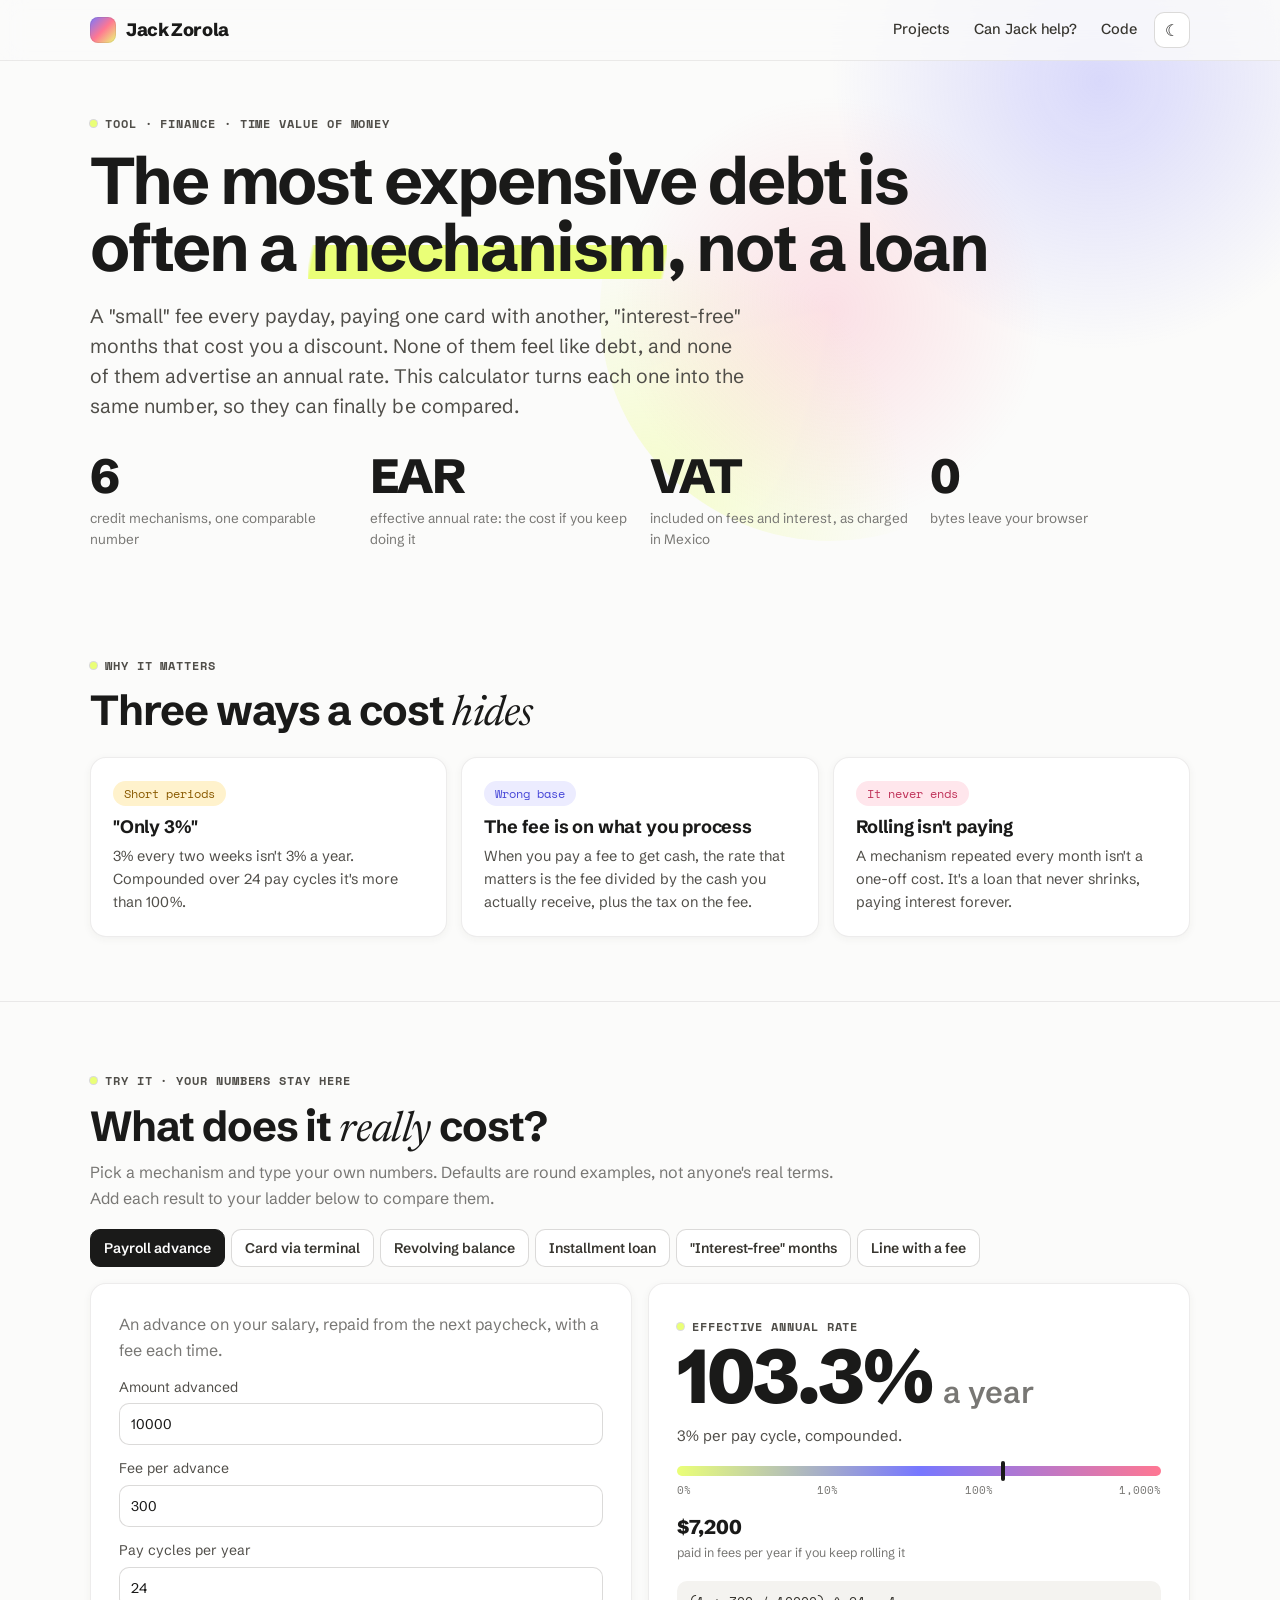
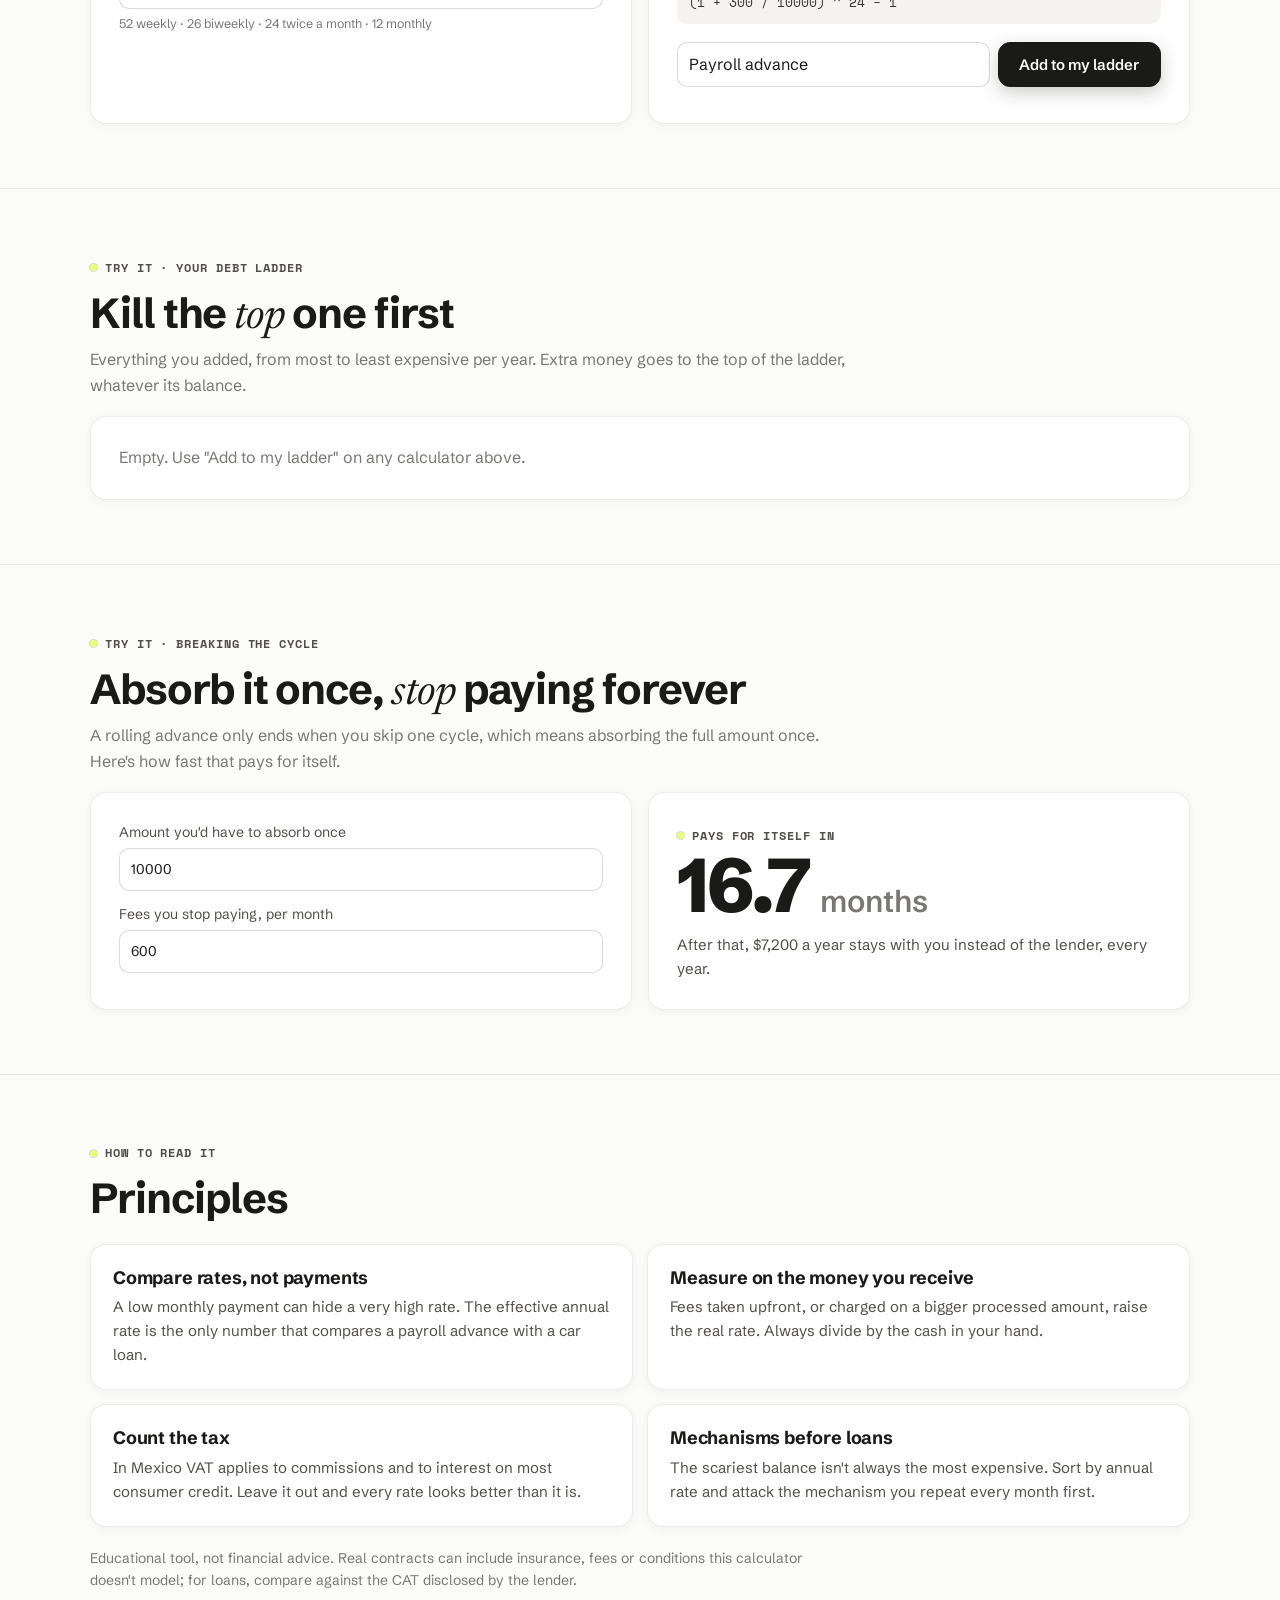
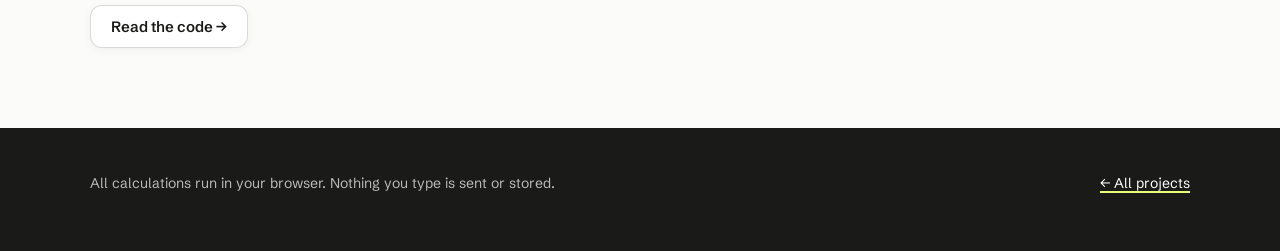
<file: projects/true-cost-of-credit/index.html>
<!doctype html>
<html lang="en">
<head>
<meta charset="utf-8">
<meta name="viewport" content="width=device-width, initial-scale=1">
<title>True Cost of Credit · Jack Zorola</title>
<meta name="description" content="Turn any credit mechanism into its effective annual rate: payroll advances, rolling a card through a terminal, revolving balances, installment loans, 'interest-free' months. Runs in your browser.">
<link rel="icon" href="../../assets/favicon.svg">
<link rel="preconnect" href="https://fonts.googleapis.com"><link rel="preconnect" href="https://fonts.gstatic.com" crossorigin>
<link href="https://fonts.googleapis.com/css2?family=Schibsted+Grotesk:wght@400;500;600;700;800&family=Newsreader:ital,opsz,wght@0,6..72,400;1,6..72,400&family=Space+Mono:wght@400;700&display=swap" rel="stylesheet">
<link rel="stylesheet" href="../../assets/site.css">
<script src="../../assets/site.js"></script>
<style>
  .hero { padding-top: 48px; padding-bottom: 36px; }
  .hero h1 { margin: 12px 0 16px; max-width: 940px; }
  .stats { display: grid; grid-template-columns: repeat(2, 1fr); gap: 20px; margin-top: 30px; }
  @media (min-width: 760px) { .stats { grid-template-columns: repeat(4, 1fr); } }
  .tabs { display: flex; flex-wrap: wrap; gap: 6px; margin-bottom: 16px; }
  .tabs button { cursor: pointer; font: 600 14px var(--sans); padding: 9px 13px; border-radius: 10px; border: 1px solid var(--line-2); background: var(--surface); color: var(--ink-2); }
  .tabs button[aria-pressed="true"] { background: var(--ink); color: var(--on-ink); border-color: var(--ink); }
  .calc { display: grid; gap: 16px; grid-template-columns: 1fr; }
  @media (min-width: 900px) { .calc { grid-template-columns: 1fr 1fr; } }
  .calc > * { min-width: 0; }
  .fields { display: grid; gap: 12px; }
  .fields label { display: grid; gap: 5px; font-size: 14px; color: var(--soft); }
  .fields small { color: var(--muted); font-size: 12.5px; }
  .result .big { font: 800 clamp(48px, 9vw, 76px)/1 var(--sans); letter-spacing: -.04em; color: var(--ink); }
  .result .big span { font-size: .4em; letter-spacing: 0; color: var(--muted); font-weight: 600; }
  .result .sub { margin: 10px 0 0; font-size: 15px; color: var(--soft); }
  .result .formula { margin-top: 16px; font: 400 12.5px var(--mono); padding: 12px; border-radius: 10px; background: var(--surface-2); color: var(--ink-2); overflow-wrap: anywhere; }
  .result .facts { display: flex; flex-wrap: wrap; gap: 18px; margin-top: 16px; }
  .result .facts div b { display: block; font: 800 20px var(--sans); color: var(--ink); } .result .facts div span { font-size: 12.5px; color: var(--muted); }
  .heat { height: 10px; border-radius: 999px; margin-top: 18px; background: linear-gradient(90deg, var(--lime), var(--lilac), var(--pink)); position: relative; }
  .heat i { position: absolute; top: -5px; width: 4px; height: 20px; border-radius: 2px; background: var(--ink); transition: left .4s ease; }
  .heat-labels { display: flex; justify-content: space-between; font: 400 11px var(--mono); color: var(--muted); margin-top: 6px; }
  .add { display: flex; flex-wrap: wrap; gap: 8px; margin-top: 18px; }
  .add input { flex: 1 1 180px; }
  .ladder-row { display: grid; grid-template-columns: 26px minmax(110px, 1.2fr) 2fr 70px 28px; gap: 10px; align-items: center; padding: 8px 0; border-bottom: 1px solid var(--line); font-size: 14px; }
  .ladder-row .n { font: 700 12px var(--mono); color: var(--muted); }
  .ladder-row .track { height: 16px; border-radius: 6px; background: var(--surface-2); overflow: hidden; }
  .ladder-row .fill { height: 100%; border-radius: 6px; background: var(--grad-bar); }
  .ladder-row:first-child .fill { background: var(--pink); }
  .ladder-row b { font: 700 13px var(--mono); text-align: right; color: var(--ink); }
  .ladder-row button { border: 0; background: transparent; color: var(--muted); cursor: pointer; font-size: 16px; }
  .why { display: grid; gap: 14px; grid-template-columns: 1fr; }
  @media (min-width: 860px) { .why { grid-template-columns: repeat(3, 1fr); } }
  .why .card { padding: 22px; } .why .card h3 { margin: 10px 0 6px; } .why .card p { margin: 0; color: var(--soft); font-size: 14.5px; }
  .principles { display: grid; gap: 14px; grid-template-columns: 1fr; }
  @media (min-width: 760px) { .principles { grid-template-columns: 1fr 1fr; } }
  .principle { padding: 22px; } .principle h3 { margin: 0 0 6px; } .principle p { margin: 0; color: var(--soft); font-size: 15px; }
</style>
</head>
<body>
<header class="topbar"><div class="wrap">
  <a class="brand" href="../../">Jack Zorola<span>.</span></a>
  <nav><a href="../../#projects">Projects</a><a class="hide-sm" href="../../can-jack-help/">Can Jack help?</a><a class="hide-sm" href="https://github.com/jackzorola10/jackzorola10.github.io/tree/main/projects/true-cost-of-credit">Code</a><button class="theme-toggle" type="button" aria-label="Switch theme"></button></nav>
</div></header>

<main>
<div class="wrap hero">
  <div class="eyebrow">Tool · Finance · Time value of money</div>
  <h1>The most expensive debt is often a <span class="hl">mechanism</span>, not a loan</h1>
  <p class="lead">A "small" fee every payday, paying one card with another, "interest-free" months that cost you a discount. None of them feel like debt, and none of them advertise an annual rate. This calculator turns each one into the same number, so they can finally be compared.</p>
  <div class="stats">
    <div><div class="stat">6</div><div class="stat-label">credit mechanisms, one comparable number</div></div>
    <div><div class="stat">EAR</div><div class="stat-label">effective annual rate: the cost if you keep doing it</div></div>
    <div><div class="stat">VAT</div><div class="stat-label">included on fees and interest, as charged in Mexico</div></div>
    <div><div class="stat">0</div><div class="stat-label">bytes leave your browser</div></div>
  </div>
</div>

<section><div class="wrap">
  <div class="eyebrow">Why it matters</div>
  <h2 style="margin:12px 0 18px">Three ways a cost <em>hides</em></h2>
  <div class="why">
    <div class="card"><span class="chip warn">Short periods</span><h3>"Only 3%"</h3><p>3% every two weeks isn't 3% a year. Compounded over 24 pay cycles it's more than 100%.</p></div>
    <div class="card"><span class="chip info">Wrong base</span><h3>The fee is on what you process</h3><p>When you pay a fee to get cash, the rate that matters is the fee divided by the cash you actually receive, plus the tax on the fee.</p></div>
    <div class="card"><span class="chip bad">It never ends</span><h3>Rolling isn't paying</h3><p>A mechanism repeated every month isn't a one-off cost. It's a loan that never shrinks, paying interest forever.</p></div>
  </div>
</div></section>

<section id="calc"><div class="wrap">
  <div class="eyebrow">Try it · your numbers stay here</div>
  <h2 style="margin:12px 0 6px">What does it <em>really</em> cost?</h2>
  <p class="muted" style="margin:0 0 18px;max-width:760px">Pick a mechanism and type your own numbers. Defaults are round examples, not anyone's real terms. Add each result to your ladder below to compare them.</p>
  <div class="tabs" id="tabs" role="group" aria-label="Credit mechanism"></div>
  <div class="calc">
    <div class="card pad"><div class="fields" id="fields"></div></div>
    <div class="card pad result" id="result"></div>
  </div>
</div></section>

<section id="ladder"><div class="wrap">
  <div class="eyebrow">Try it · your debt ladder</div>
  <h2 style="margin:12px 0 6px">Kill the <em>top</em> one first</h2>
  <p class="muted" style="margin:0 0 18px;max-width:760px">Everything you added, from most to least expensive per year. Extra money goes to the top of the ladder, whatever its balance.</p>
  <div class="card pad"><div id="ladder-list"></div></div>
</div></section>

<section id="break"><div class="wrap">
  <div class="eyebrow">Try it · breaking the cycle</div>
  <h2 style="margin:12px 0 6px">Absorb it once, <em>stop</em> paying forever</h2>
  <p class="muted" style="margin:0 0 18px;max-width:760px">A rolling advance only ends when you skip one cycle, which means absorbing the full amount once. Here's how fast that pays for itself.</p>
  <div class="calc">
    <div class="card pad"><div class="fields">
      <label>Amount you'd have to absorb once<input type="number" id="lump" value="10000" min="0" step="500"></label>
      <label>Fees you stop paying, per month<input type="number" id="saved" value="600" min="0" step="50"></label>
    </div></div>
    <div class="card pad result" id="break-out"></div>
  </div>
</div></section>

<section><div class="wrap">
  <div class="eyebrow">How to read it</div>
  <h2 style="margin:12px 0 22px">Principles</h2>
  <div class="principles">
    <div class="card principle"><h3>Compare rates, not payments</h3><p>A low monthly payment can hide a very high rate. The effective annual rate is the only number that compares a payroll advance with a car loan.</p></div>
    <div class="card principle"><h3>Measure on the money you receive</h3><p>Fees taken upfront, or charged on a bigger processed amount, raise the real rate. Always divide by the cash in your hand.</p></div>
    <div class="card principle"><h3>Count the tax</h3><p>In Mexico VAT applies to commissions and to interest on most consumer credit. Leave it out and every rate looks better than it is.</p></div>
    <div class="card principle"><h3>Mechanisms before loans</h3><p>The scariest balance isn't always the most expensive. Sort by annual rate and attack the mechanism you repeat every month first.</p></div>
  </div>
  <p class="muted small" style="margin-top:20px;max-width:760px">Educational tool, not financial advice. Real contracts can include insurance, fees or conditions this calculator doesn't model; for loans, compare against the CAT disclosed by the lender.</p>
  <p style="margin-top:14px"><a class="btn ghost" href="https://github.com/jackzorola10/jackzorola10.github.io/tree/main/projects/true-cost-of-credit">Read the code →</a></p>
</div></section>
</main>

<footer class="footer"><div class="wrap"><span>All calculations run in your browser. Nothing you type is sent or stored.</span><a href="../../">← All projects</a></div></footer>

<script src="src/credit.js"></script>
<script src="demo.js"></script>
</body>
</html>
</file>
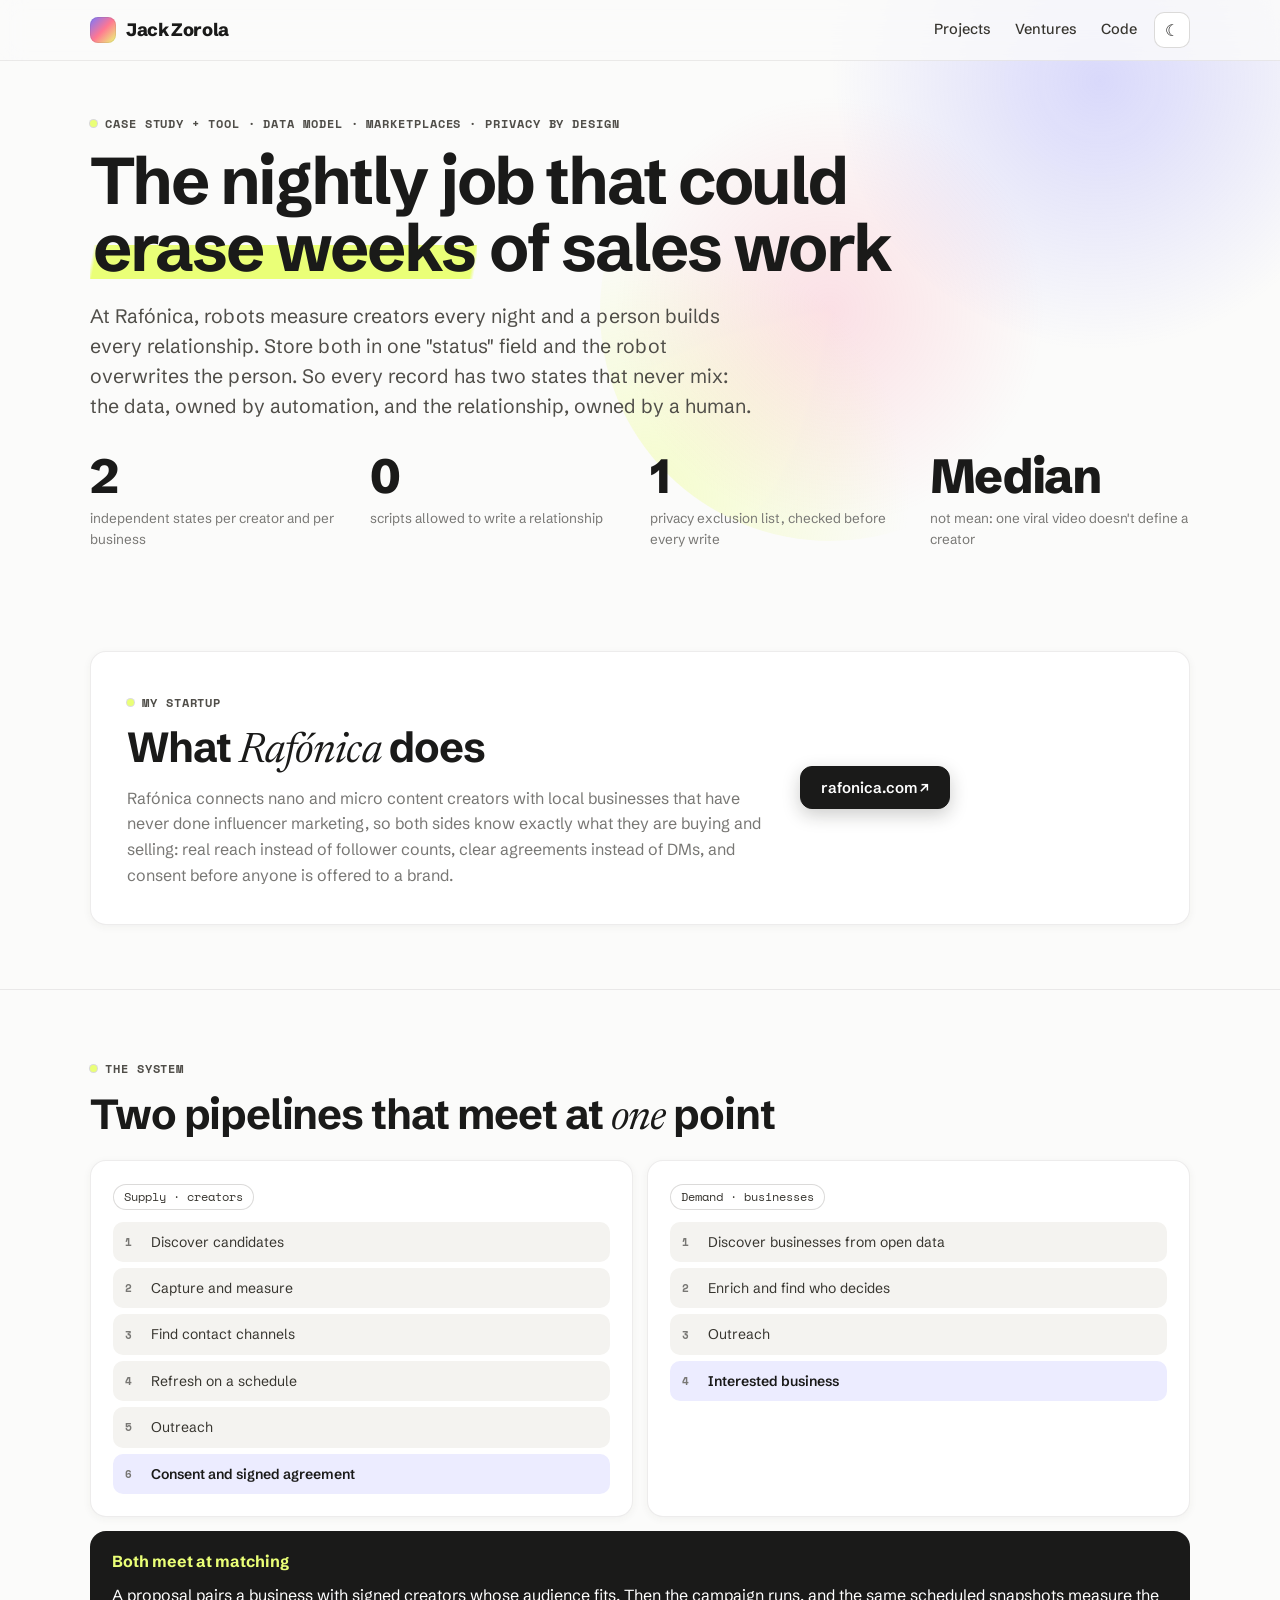
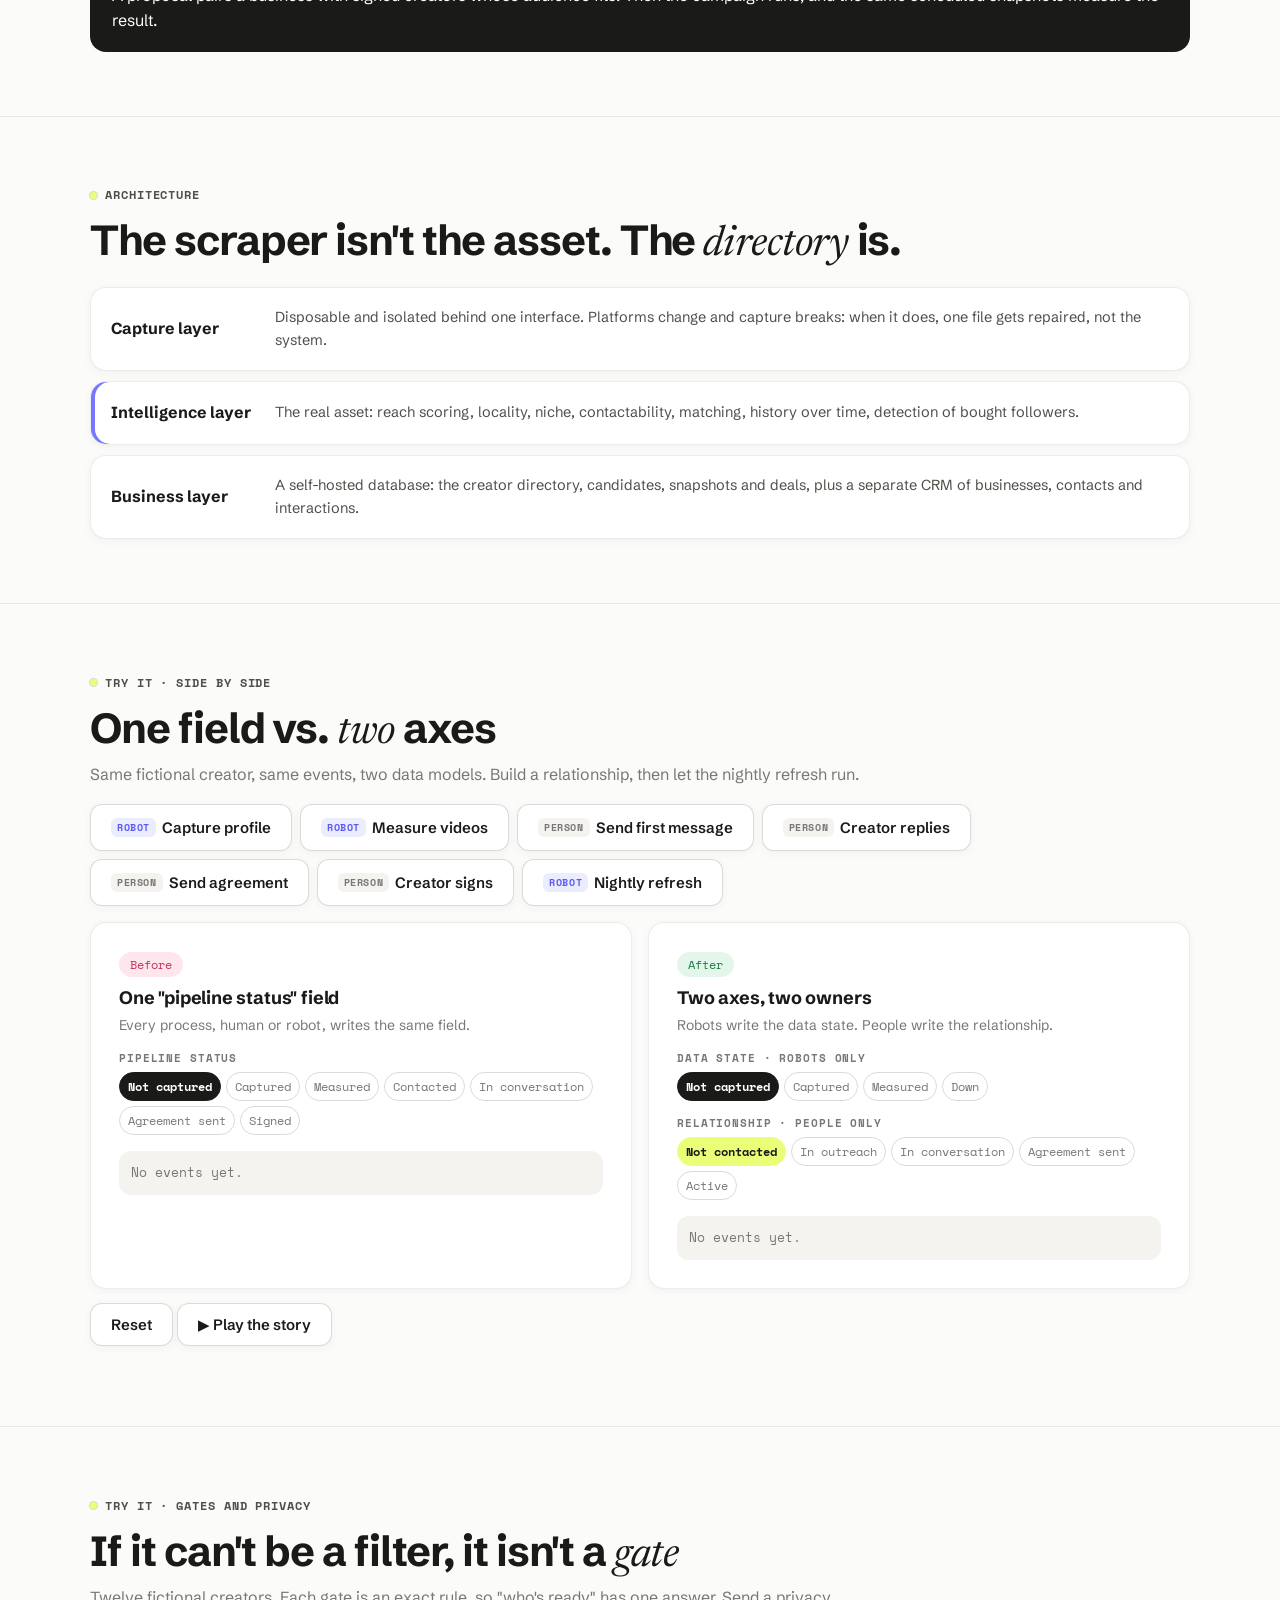
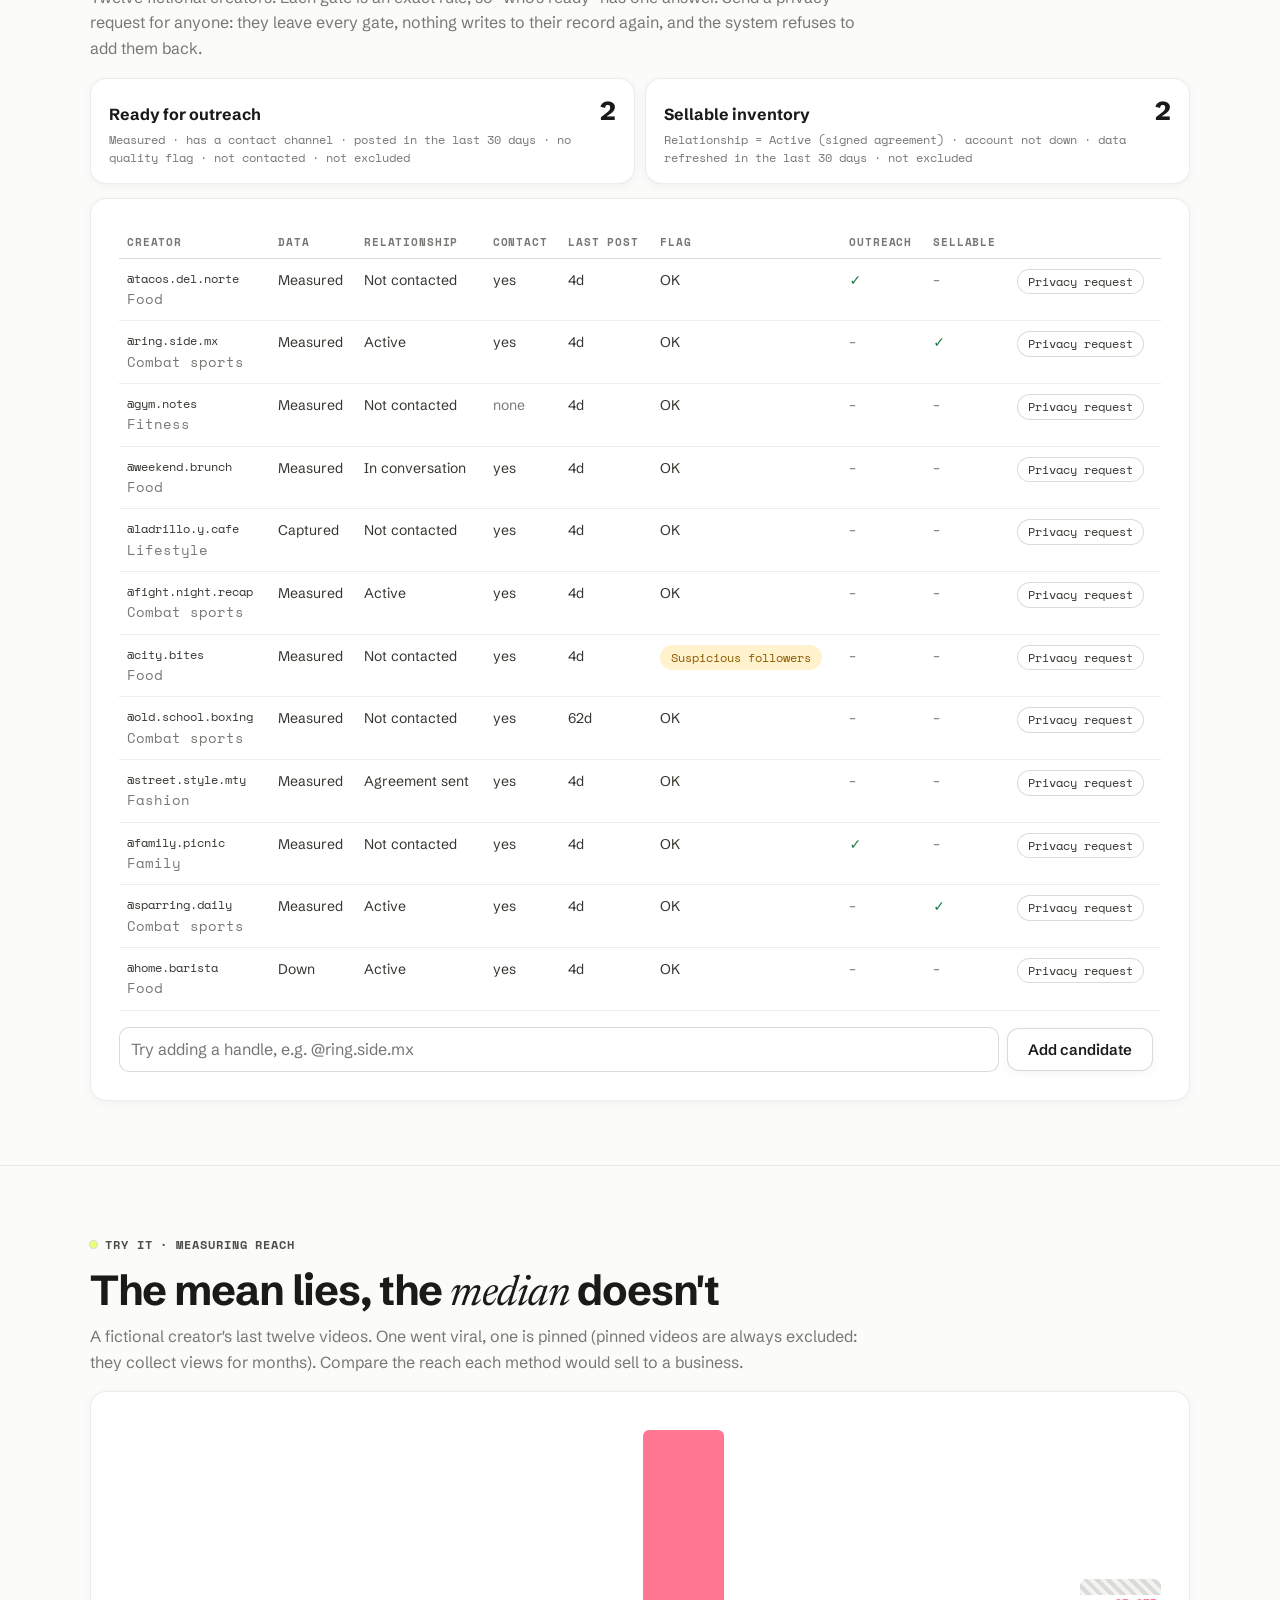
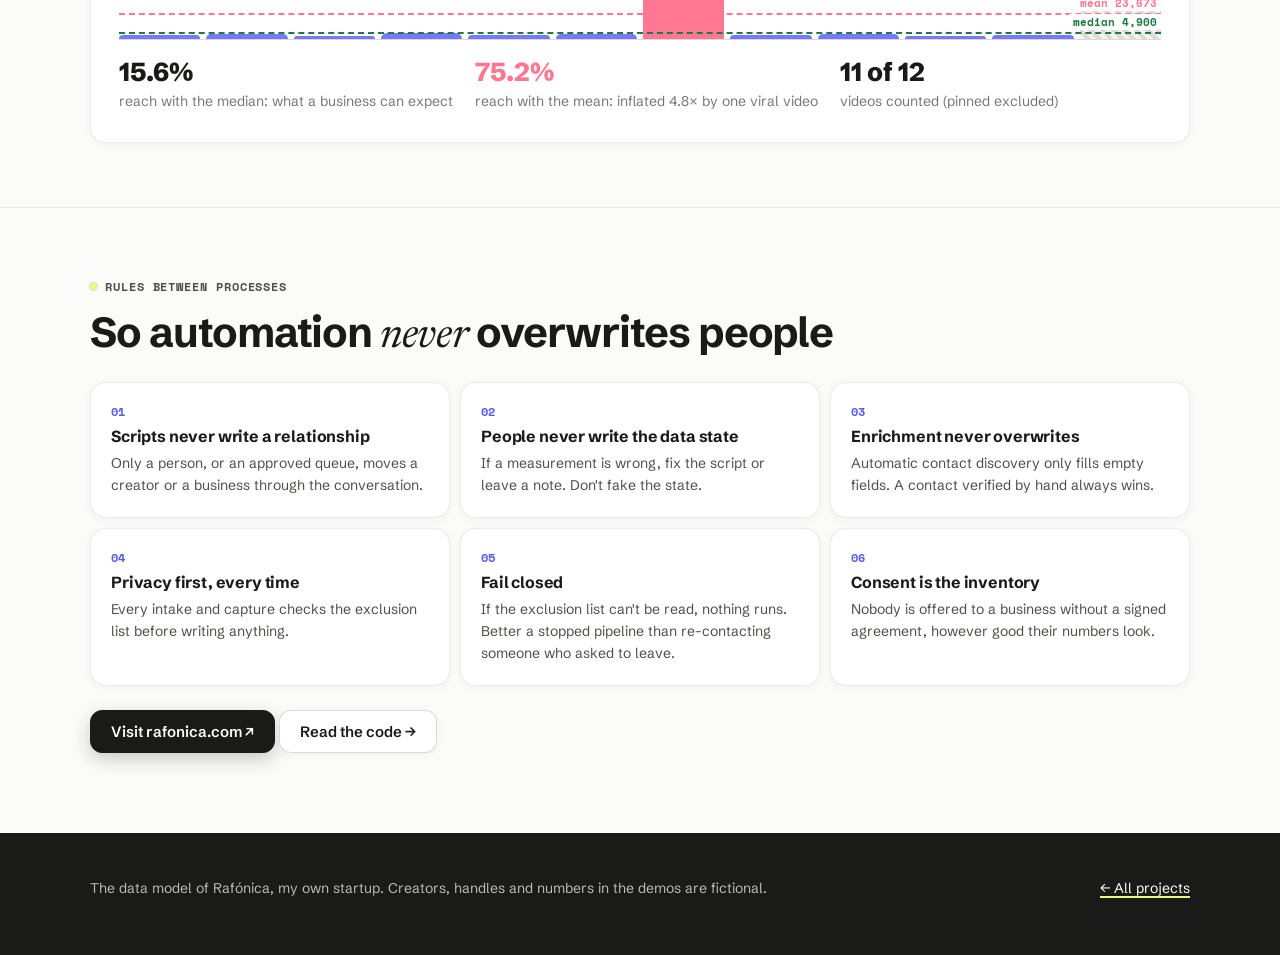
<file: projects/two-axis-pipeline/index.html>
<!doctype html>
<html lang="en">
<head>
<meta charset="utf-8">
<meta name="viewport" content="width=device-width, initial-scale=1">
<title>Two-Axis Pipeline · Jack Zorola</title>
<meta name="description" content="The data model behind Rafónica: robots own the data state, people own the relationship state, gates are filters, and privacy is checked before every write. Interactive simulator.">
<link rel="icon" href="../../assets/favicon.svg">
<link rel="preconnect" href="https://fonts.googleapis.com"><link rel="preconnect" href="https://fonts.gstatic.com" crossorigin>
<link href="https://fonts.googleapis.com/css2?family=Schibsted+Grotesk:wght@400;500;600;700;800&family=Newsreader:ital,opsz,wght@0,6..72,400;1,6..72,400&family=Space+Mono:wght@400;700&display=swap" rel="stylesheet">
<link rel="stylesheet" href="../../assets/site.css">
<script src="../../assets/site.js"></script>
<style>
  .hero { padding-top: 48px; padding-bottom: 36px; }
  .hero h1 { margin: 12px 0 16px; max-width: 940px; }
  .stats { display: grid; grid-template-columns: repeat(2, 1fr); gap: 20px; margin-top: 30px; }
  @media (min-width: 760px) { .stats { grid-template-columns: repeat(4, 1fr); } }
  .about { display: grid; gap: 18px; grid-template-columns: 1fr; align-items: center; padding: 28px; }
  @media (min-width: 900px) { .about { grid-template-columns: 1.3fr .7fr; padding: 36px; } }
  .about > * { min-width: 0; }
  .lanes { display: grid; gap: 14px; grid-template-columns: 1fr; }
  @media (min-width: 900px) { .lanes { grid-template-columns: 1fr 1fr; } }
  .lanes > * { min-width: 0; }
  .lane { padding: 22px; }
  .steps { display: grid; gap: 6px; margin: 12px 0 0; padding: 0; list-style: none; counter-reset: s; }
  .steps li { display: flex; gap: 10px; align-items: center; padding: 9px 12px; border-radius: 10px; background: var(--surface-2); font-size: 14px; }
  .steps li::before { counter-increment: s; content: counter(s); font: 700 11px var(--mono); color: var(--muted); width: 16px; }
  .steps li.key { background: var(--accent-soft); color: var(--ink); font-weight: 600; }
  .meet { margin-top: 14px; padding: 18px 22px; border-radius: var(--radius); background: var(--band); color: #fff; display: flex; flex-wrap: wrap; gap: 8px 16px; align-items: center; }
  .meet b { color: var(--lime); }
  .layers { display: grid; gap: 10px; }
  .layer { display: grid; grid-template-columns: 150px 1fr; gap: 14px; padding: 18px 20px; align-items: center; }
  @media (max-width: 600px) { .layer { grid-template-columns: 1fr; gap: 6px; } }
  .layer b { color: var(--ink); } .layer p { margin: 0; font-size: 14.5px; color: var(--soft); }
  .layer.asset { box-shadow: inset 4px 0 0 var(--lilac), var(--shadow); }
  .sbs { display: grid; gap: 16px; grid-template-columns: 1fr; }
  @media (min-width: 900px) { .sbs { grid-template-columns: 1fr 1fr; } }
  .sbs > * { min-width: 0; }
  .events { display: flex; flex-wrap: wrap; gap: 8px; margin: 4px 0 16px; }
  .events button { display: inline-flex; gap: 6px; align-items: center; }
  .events .who { font: 700 10px var(--mono); text-transform: uppercase; letter-spacing: .06em; padding: 2px 6px; border-radius: 6px; background: var(--surface-2); color: var(--muted); }
  .events .robot .who { background: var(--accent-soft); color: var(--accent); }
  .model h3 { margin-bottom: 4px; }
  .field { display: grid; gap: 6px; margin-top: 14px; }
  .field .lbl { font: 700 11px var(--mono); text-transform: uppercase; letter-spacing: .08em; color: var(--muted); }
  .track-states { display: flex; flex-wrap: wrap; gap: 5px; }
  .track-states span { font: 400 11.5px var(--mono); padding: 5px 8px; border-radius: 999px; border: 1px solid var(--line-2); color: var(--muted); }
  .track-states span.on { background: var(--ink); border-color: var(--ink); color: var(--on-ink); font-weight: 700; }
  .track-states.rel span.on { background: var(--lime); border-color: var(--lime); color: #1a1a19; }
  .log { margin-top: 16px; font: 12.5px/1.6 var(--mono); max-height: 180px; overflow-y: auto; padding: 12px; border-radius: 12px; background: var(--surface-2); }
  .log .bad { color: var(--bad); font-weight: 700; } .log .ok { color: var(--ok); } .log .no { color: var(--warn); }
  .model.flash { animation: flash .8s ease; }
  @keyframes flash { 0% { box-shadow: 0 0 0 0 var(--pink); } 30% { box-shadow: 0 0 0 6px var(--pink); } 100% { box-shadow: 0 0 0 0 transparent; } }
  .gates-head { display: grid; gap: 10px; grid-template-columns: 1fr; margin-bottom: 14px; }
  @media (min-width: 760px) { .gates-head { grid-template-columns: 1fr 1fr; } }
  .gate-card { padding: 16px 18px; } .gate-card b { color: var(--ink); } .gate-card p { margin: 4px 0 0; font: 400 12px/1.5 var(--mono); color: var(--muted); }
  .gate-card .count { font: 800 26px var(--sans); color: var(--ink); }
  table.creators td, table.creators th { white-space: nowrap; }
  tr.excluded td { opacity: .45; text-decoration: line-through; }
  tr.excluded td:last-child { opacity: 1; text-decoration: none; }
  .yes { color: var(--ok); font-weight: 700; } .nope { color: var(--muted); }
  .add-row { display: flex; flex-wrap: wrap; gap: 8px; align-items: center; margin-top: 16px; }
  .add-row input { flex: 1 1 220px; }
  .vbars { display: flex; align-items: flex-end; gap: 6px; height: 220px; padding: 10px 0 0; border-bottom: 1px solid var(--line-2); position: relative; }
  .vbars .b { flex: 1; border-radius: 6px 6px 0 0; background: var(--lilac); position: relative; min-height: 3px; }
  .vbars .b.pinned { background: repeating-linear-gradient(45deg, var(--surface-2), var(--surface-2) 4px, var(--line-2) 4px, var(--line-2) 8px); }
  .vbars .b.viral { background: var(--pink); }
  .vbars .line { position: absolute; left: 0; right: 0; border-top: 2px dashed; }
  .vbars .line span { position: absolute; right: 0; top: -20px; font: 700 11px var(--mono); background: var(--surface); padding: 0 4px; }
  .rules { display: grid; gap: 10px; grid-template-columns: 1fr; }
  @media (min-width: 860px) { .rules { grid-template-columns: repeat(3, 1fr); } }
  .rule { padding: 20px; } .rule .n { font: 700 12px var(--mono); color: var(--accent); } .rule h3 { font-size: 16px; margin: 6px 0 6px; } .rule p { margin: 0; font-size: 14px; color: var(--soft); }
</style>
</head>
<body>
<header class="topbar"><div class="wrap">
  <a class="brand" href="../../">Jack Zorola<span>.</span></a>
  <nav><a href="../../#projects">Projects</a><a class="hide-sm" href="../../#ventures">Ventures</a><a class="hide-sm" href="https://github.com/jackzorola10/jackzorola10.github.io/tree/main/projects/two-axis-pipeline">Code</a><button class="theme-toggle" type="button" aria-label="Switch theme"></button></nav>
</div></header>

<main>
<div class="wrap hero">
  <div class="eyebrow">Case study + tool · Data model · Marketplaces · Privacy by design</div>
  <h1>The nightly job that could <span class="hl">erase weeks</span> of sales work</h1>
  <p class="lead">At Rafónica, robots measure creators every night and a person builds every relationship. Store both in one "status" field and the robot overwrites the person. So every record has two states that never mix: the data, owned by automation, and the relationship, owned by a human.</p>
  <div class="stats">
    <div><div class="stat">2</div><div class="stat-label">independent states per creator and per business</div></div>
    <div><div class="stat">0</div><div class="stat-label">scripts allowed to write a relationship</div></div>
    <div><div class="stat">1</div><div class="stat-label">privacy exclusion list, checked before every write</div></div>
    <div><div class="stat">Median</div><div class="stat-label">not mean: one viral video doesn't define a creator</div></div>
  </div>
</div>

<section><div class="wrap">
  <div class="card about">
    <div>
      <div class="eyebrow">My startup</div>
      <h2 style="margin:12px 0 10px">What <em>Rafónica</em> does</h2>
      <p class="muted" style="margin:0">Rafónica connects nano and micro content creators with local businesses that have never done influencer marketing, so both sides know exactly what they are buying and selling: real reach instead of follower counts, clear agreements instead of DMs, and consent before anyone is offered to a brand.</p>
    </div>
    <div><a class="btn" href="https://rafonica.com" target="_blank" rel="noopener">rafonica.com ↗</a></div>
  </div>
</div></section>

<section><div class="wrap">
  <div class="eyebrow">The system</div>
  <h2 style="margin:12px 0 18px">Two pipelines that meet at <em>one</em> point</h2>
  <div class="lanes">
    <div class="card lane"><span class="chip">Supply · creators</span>
      <ol class="steps"><li>Discover candidates</li><li>Capture and measure</li><li>Find contact channels</li><li>Refresh on a schedule</li><li>Outreach</li><li class="key">Consent and signed agreement</li></ol></div>
    <div class="card lane"><span class="chip">Demand · businesses</span>
      <ol class="steps"><li>Discover businesses from open data</li><li>Enrich and find who decides</li><li>Outreach</li><li class="key">Interested business</li></ol></div>
  </div>
  <div class="meet"><b>Both meet at matching</b><span>A proposal pairs a business with signed creators whose audience fits. Then the campaign runs, and the same scheduled snapshots measure the result.</span></div>
</div></section>

<section><div class="wrap">
  <div class="eyebrow">Architecture</div>
  <h2 style="margin:12px 0 18px">The scraper isn't the asset. The <em>directory</em> is.</h2>
  <div class="layers">
    <div class="card layer"><b>Capture layer</b><p>Disposable and isolated behind one interface. Platforms change and capture breaks: when it does, one file gets repaired, not the system.</p></div>
    <div class="card layer asset"><b>Intelligence layer</b><p>The real asset: reach scoring, locality, niche, contactability, matching, history over time, detection of bought followers.</p></div>
    <div class="card layer"><b>Business layer</b><p>A self-hosted database: the creator directory, candidates, snapshots and deals, plus a separate CRM of businesses, contacts and interactions.</p></div>
  </div>
</div></section>

<section id="sim"><div class="wrap">
  <div class="eyebrow">Try it · side by side</div>
  <h2 style="margin:12px 0 6px">One field vs. <em>two</em> axes</h2>
  <p class="muted" style="margin:0 0 16px;max-width:780px">Same fictional creator, same events, two data models. Build a relationship, then let the nightly refresh run.</p>
  <div class="events" id="events"></div>
  <div class="sbs">
    <div class="card pad model" id="legacy"></div>
    <div class="card pad model" id="twoaxis"></div>
  </div>
  <p style="margin-top:14px"><button class="btn ghost" type="button" id="reset-sim">Reset</button> <button class="btn ghost" type="button" id="story">▶ Play the story</button></p>
</div></section>

<section id="gates"><div class="wrap">
  <div class="eyebrow">Try it · gates and privacy</div>
  <h2 style="margin:12px 0 6px">If it can't be a filter, it isn't a <em>gate</em></h2>
  <p class="muted" style="margin:0 0 16px;max-width:780px">Twelve fictional creators. Each gate is an exact rule, so "who's ready" has one answer. Send a privacy request for anyone: they leave every gate, nothing writes to their record again, and the system refuses to add them back.</p>
  <div class="gates-head" id="gate-cards"></div>
  <div class="card pad"><div class="table-scroll"><table class="creators"><thead><tr><th>Creator</th><th>Data</th><th>Relationship</th><th>Contact</th><th>Last post</th><th>Flag</th><th>Outreach</th><th>Sellable</th><th></th></tr></thead><tbody id="rows"></tbody></table></div>
    <div class="add-row"><input id="add-handle" placeholder="Try adding a handle, e.g. @ring.side.mx" aria-label="Handle to add"><button class="btn ghost" type="button" id="add">Add candidate</button><span class="small" id="add-msg" aria-live="polite"></span></div>
  </div>
</div></section>

<section id="reach"><div class="wrap">
  <div class="eyebrow">Try it · measuring reach</div>
  <h2 style="margin:12px 0 6px">The mean lies, the <em>median</em> doesn't</h2>
  <p class="muted" style="margin:0 0 16px;max-width:780px">A fictional creator's last twelve videos. One went viral, one is pinned (pinned videos are always excluded: they collect views for months). Compare the reach each method would sell to a business.</p>
  <div class="card pad"><div class="vbars" id="vbars"></div><div class="readout" id="reach-out" style="display:flex;flex-wrap:wrap;gap:22px;margin-top:16px"></div></div>
</div></section>

<section><div class="wrap">
  <div class="eyebrow">Rules between processes</div>
  <h2 style="margin:12px 0 22px">So automation <em>never</em> overwrites people</h2>
  <div class="rules">
    <div class="card rule"><div class="n">01</div><h3>Scripts never write a relationship</h3><p>Only a person, or an approved queue, moves a creator or a business through the conversation.</p></div>
    <div class="card rule"><div class="n">02</div><h3>People never write the data state</h3><p>If a measurement is wrong, fix the script or leave a note. Don't fake the state.</p></div>
    <div class="card rule"><div class="n">03</div><h3>Enrichment never overwrites</h3><p>Automatic contact discovery only fills empty fields. A contact verified by hand always wins.</p></div>
    <div class="card rule"><div class="n">04</div><h3>Privacy first, every time</h3><p>Every intake and capture checks the exclusion list before writing anything.</p></div>
    <div class="card rule"><div class="n">05</div><h3>Fail closed</h3><p>If the exclusion list can't be read, nothing runs. Better a stopped pipeline than re-contacting someone who asked to leave.</p></div>
    <div class="card rule"><div class="n">06</div><h3>Consent is the inventory</h3><p>Nobody is offered to a business without a signed agreement, however good their numbers look.</p></div>
  </div>
  <p style="margin-top:24px"><a class="btn" href="https://rafonica.com" target="_blank" rel="noopener">Visit rafonica.com ↗</a> <a class="btn ghost" href="https://github.com/jackzorola10/jackzorola10.github.io/tree/main/projects/two-axis-pipeline">Read the code →</a></p>
</div></section>
</main>

<footer class="footer"><div class="wrap"><span>The data model of Rafónica, my own startup. Creators, handles and numbers in the demos are fictional.</span><a href="../../">← All projects</a></div></footer>

<script src="src/pipeline.js"></script>
<script src="src/creators.js"></script>
<script src="demo.js"></script>
</body>
</html>
</file>
<file: assets/site.css>
/* Shared design system for every page of the portfolio.
   Same family as rafonica.com: warm Notion-like canvas, near-black ink, three bright accents
   (lime, pink, lilac) used in small doses, a grotesk sans with an occasional editorial italic. */
:root {
  --paper: #fbfbfa;
  --surface: #ffffff;
  --surface-2: #f4f3f0;
  --ink: #1a1a19;
  --ink-2: #37352f;
  --soft: #504e49;
  --muted: #787774;
  --line: rgba(55, 53, 47, .09);
  --line-2: rgba(55, 53, 47, .18);
  --lime: #eaff77;
  --pink: #ff7792;
  --lilac: #7777ff;
  --accent: #5a5af0;          /* lilac, deepened for text on the light canvas */
  --accent-soft: #ececff;
  --live: #34c759;            /* only means "running right now" */
  --ok: #1d7a43; --ok-soft: #e3f6e9;
  --warn: #8a5a00; --warn-soft: #fff2cc;
  --info: #4848d8; --info-soft: #ececff;
  --bad: #c0335a; --bad-soft: #ffe6ec;
  --grad: linear-gradient(135deg, var(--lilac), var(--pink), var(--lime));
  --grad-bar: linear-gradient(90deg, var(--lilac), var(--lime));
  --shadow: 0 2px 8px rgba(55, 53, 47, .05);
  --shadow-lg: 0 10px 24px -10px rgba(55, 53, 47, .35);
  --radius: 16px;
  --sans: "Schibsted Grotesk", system-ui, -apple-system, "Segoe UI", sans-serif;
  --serif: "Newsreader", Georgia, serif;
  --mono: "Space Mono", ui-monospace, SFMono-Regular, Menlo, monospace;
  --on-ink: #ffffff;          /* text on an ink-coloured surface */
  --glass: rgba(251, 251, 250, .82);
  --chip-bg: rgba(255, 255, 255, .8);
  --band: #1a1a19;            /* dark bands (footer, banners) stay dark in both themes */
  color-scheme: light;
}
/* Dark theme: warm charcoal, same three accents. Follows the OS unless the visitor picks one. */
:root[data-theme="dark"] {
  --paper: #141413; --surface: #1c1c1b; --surface-2: #262624; --ink: #f3f2ee; --ink-2: #dcdad3; --soft: #b9b6ae; --muted: #8f8c85;
  --line: rgba(255, 255, 255, .08); --line-2: rgba(255, 255, 255, .16);
  --accent: #a6a6ff; --accent-soft: #24244a;
  --ok: #72dc9b; --ok-soft: #12301f; --warn: #f2c56b; --warn-soft: #33280f; --info: #a6a6ff; --info-soft: #24244a; --bad: #ff8fa6; --bad-soft: #3a1820;
  --shadow: 0 2px 8px rgba(0, 0, 0, .3); --shadow-lg: 0 10px 28px -10px rgba(0, 0, 0, .7);
  --on-ink: #141413; --glass: rgba(20, 20, 19, .8); --chip-bg: rgba(255, 255, 255, .04); --band: #0b0b0a;
  color-scheme: dark;
}
@media (prefers-color-scheme: dark) {
  :root:not([data-theme="light"]) {
    --paper: #141413; --surface: #1c1c1b; --surface-2: #262624; --ink: #f3f2ee; --ink-2: #dcdad3; --soft: #b9b6ae; --muted: #8f8c85;
    --line: rgba(255, 255, 255, .08); --line-2: rgba(255, 255, 255, .16);
    --accent: #a6a6ff; --accent-soft: #24244a;
    --ok: #72dc9b; --ok-soft: #12301f; --warn: #f2c56b; --warn-soft: #33280f; --info: #a6a6ff; --info-soft: #24244a; --bad: #ff8fa6; --bad-soft: #3a1820;
    --shadow: 0 2px 8px rgba(0, 0, 0, .3); --shadow-lg: 0 10px 28px -10px rgba(0, 0, 0, .7);
    --on-ink: #141413; --glass: rgba(20, 20, 19, .8); --chip-bg: rgba(255, 255, 255, .04); --band: #0b0b0a;
    color-scheme: dark;
  }
}

@keyframes drift { 0% { transform: translate(0, 0) scale(1); } 33% { transform: translate(3%, -4%) scale(1.06); } 66% { transform: translate(-3%, 3%) scale(.97); } 100% { transform: translate(0, 0) scale(1); } }
@keyframes rise { from { opacity: 0; transform: translateY(10px); } }
@keyframes blink { 0%, 100% { opacity: 1; } 50% { opacity: .25; } }

* { box-sizing: border-box; }
html { -webkit-text-size-adjust: 100%; scroll-behavior: smooth; overflow-x: clip; }
[id] { scroll-margin-top: 76px; }
body { margin: 0; background: var(--paper); color: var(--ink-2); font: 16px/1.6 var(--sans); overflow-x: hidden; -webkit-font-smoothing: antialiased; }
::selection { background: var(--lime); color: var(--ink); }
a { color: inherit; text-decoration-color: var(--pink); text-decoration-thickness: 2px; text-underline-offset: 3px; }
a:hover { color: var(--ink); text-decoration-color: var(--lilac); }
img, svg { max-width: 100%; }
code, kbd, .mono { font-family: var(--mono); font-size: .86em; }
:focus-visible { outline: 2px solid var(--lilac); outline-offset: 2px; border-radius: 4px; }

.wrap { max-width: 1160px; margin: 0 auto; padding: 0 16px; }
@media (min-width: 720px) { .wrap { padding: 0 30px; } }

/* top bar: frosted glass over the warm canvas */
.topbar { border-bottom: 1px solid var(--line); background: var(--glass); backdrop-filter: blur(12px); -webkit-backdrop-filter: blur(12px); position: sticky; top: 0; z-index: 50; }
.topbar .wrap { display: flex; align-items: center; gap: 16px; height: 60px; }
.brand { display: inline-flex; align-items: center; gap: 10px; font-weight: 800; font-size: 18px; letter-spacing: -.02em; color: var(--ink); text-decoration: none; }
.brand::before { content: ""; width: 26px; height: 26px; border-radius: 8px; background: var(--grad); box-shadow: inset 0 0 0 1px rgba(26, 26, 25, .08); }
.brand span { display: none; }
.topbar nav { margin-left: auto; display: flex; gap: 2px; align-items: center; }
.topbar nav a { font-size: 14.5px; font-weight: 500; text-decoration: none; color: var(--ink-2); padding: 7px 11px; border-radius: 10px; }
.topbar nav a:hover { background: var(--surface-2); color: var(--ink); }
.theme-toggle { margin-left: 4px; width: 36px; height: 36px; border-radius: 10px; border: 1px solid var(--line-2); background: var(--surface); color: var(--ink); cursor: pointer; display: inline-grid; place-items: center; font-size: 16px; transition: border-color .2s, transform .2s; }
.theme-toggle:hover { border-color: var(--ink); transform: rotate(-12deg); }
@media (max-width: 560px) { .topbar nav a.hide-sm { display: none; } }

/* type */
.eyebrow { display: inline-flex; align-items: center; gap: 8px; font: 700 11.5px/1 var(--mono); letter-spacing: .08em; text-transform: uppercase; color: var(--soft); }
.eyebrow::before { content: ""; width: 7px; height: 7px; border-radius: 999px; background: var(--lime); box-shadow: 0 0 0 1px rgba(26, 26, 25, .15); flex: none; }
h1, h2, h3 { color: var(--ink); margin: 0; }
h1 { font-weight: 700; font-size: clamp(38px, 6.4vw, 66px); line-height: 1.02; letter-spacing: -.032em; }
h2 { font-weight: 700; font-size: clamp(28px, 4.2vw, 42px); line-height: 1.08; letter-spacing: -.025em; }
h3 { font-size: 18px; font-weight: 700; line-height: 1.25; letter-spacing: -.01em; }
h1 em, h2 em, .it { font-family: var(--serif); font-style: italic; font-weight: 400; letter-spacing: -.01em; }
.hl { white-space: nowrap; padding: 0 .04em; background-image: linear-gradient(101deg, rgba(234, 255, 119, 0) 1%, var(--lime) 2%, var(--lime) 98%, rgba(234, 255, 119, 0) 99%); background-repeat: no-repeat; background-size: 100% 42%; background-position: 0 82%; }
/* Dark theme: light text on a lime band is unreadable, so the word itself turns lime and the
   marker becomes a thin pen stroke underneath. Same brand gesture, legible on charcoal. */
:root[data-theme="dark"] .hl { color: var(--lime); background-size: 100% 9%; background-position: 0 96%; background-image: linear-gradient(101deg, rgba(234, 255, 119, 0) 1%, rgba(234, 255, 119, .55) 2%, rgba(234, 255, 119, .55) 98%, rgba(234, 255, 119, 0) 99%); }
@media (prefers-color-scheme: dark) { :root:not([data-theme="light"]) .hl { color: var(--lime); background-size: 100% 9%; background-position: 0 96%; background-image: linear-gradient(101deg, rgba(234, 255, 119, 0) 1%, rgba(234, 255, 119, .55) 2%, rgba(234, 255, 119, .55) 98%, rgba(234, 255, 119, 0) 99%); } }
.lead { font-size: clamp(17px, 2vw, 19.5px); line-height: 1.55; color: var(--soft); max-width: 34em; }
.muted { color: var(--muted); }
.small { font-size: 14px; }
section { padding: 64px 0; }
section + section { border-top: 1px solid var(--line); }

/* hero: drifting colour blobs behind the text, like rafonica.com */
.hero { position: relative; isolation: isolate; animation: rise .7s ease both; }
.hero::before, .hero::after { content: ""; position: absolute; z-index: -1; border-radius: 50%; pointer-events: none; }
.hero::before { width: 560px; height: 560px; top: -260px; right: -160px; background: radial-gradient(circle, rgba(119, 119, 255, .26), rgba(119, 119, 255, 0) 68%); animation: drift 18s ease-in-out infinite; }
.hero::after { width: 460px; height: 460px; top: 20px; right: 160px; background: radial-gradient(circle, rgba(255, 119, 146, .2), rgba(255, 119, 146, 0) 66%), radial-gradient(circle at 10% 90%, rgba(234, 255, 119, .35), rgba(234, 255, 119, 0) 45%); animation: drift 22s ease-in-out infinite reverse; }

/* building blocks */
.card { background: var(--surface); border: 1px solid var(--line); border-radius: var(--radius); box-shadow: var(--shadow); }
.pad { padding: 20px; }
@media (min-width: 720px) { .pad { padding: 28px; } }
.grid { display: grid; gap: 16px; }
.grid-2 { grid-template-columns: 1fr; }
.grid-3 { grid-template-columns: 1fr; }
@media (min-width: 760px) { .grid-2 { grid-template-columns: 1fr 1fr; } .grid-3 { grid-template-columns: repeat(3, 1fr); } }
.chip { display: inline-flex; align-items: center; gap: 6px; font: 400 11.5px/1 var(--mono); padding: 6px 10px; border-radius: 999px; border: 1px solid var(--line-2); background: var(--chip-bg); color: var(--ink-2); white-space: nowrap; }
.chip.ok { background: var(--ok-soft); color: var(--ok); border-color: transparent; }
.chip.warn { background: var(--warn-soft); color: var(--warn); border-color: transparent; }
.chip.info { background: var(--info-soft); color: var(--info); border-color: transparent; }
.chip.bad { background: var(--bad-soft); color: var(--bad); border-color: transparent; }
.chip.accent { background: var(--lime); color: #1a1a19; border-color: transparent; }
.chip.live::before { content: ""; width: 7px; height: 7px; border-radius: 999px; background: var(--live); animation: blink 1.6s ease-in-out infinite; }
.chips { display: flex; flex-wrap: wrap; gap: 6px; }
.btn { display: inline-flex; align-items: center; justify-content: center; gap: 9px; font: 600 15px/1 var(--sans); padding: 13px 20px; border-radius: 12px; border: 1px solid var(--ink); background: var(--ink); color: var(--on-ink); cursor: pointer; text-decoration: none; box-shadow: 0 6px 18px rgba(26, 26, 25, .22); transition: background .2s, transform .2s, border-color .2s; }
.btn:hover { background: var(--ink-2); color: var(--on-ink); transform: translateY(-1px); }
.btn.ghost { background: var(--surface); color: var(--ink); border-color: var(--line-2); box-shadow: var(--shadow); }
.btn.ghost:hover { border-color: var(--ink); color: var(--ink); background: var(--surface); }
.btn:disabled { opacity: .4; cursor: not-allowed; transform: none; }
.stat { font-weight: 800; font-size: clamp(32px, 4.6vw, 48px); line-height: 1; letter-spacing: -.035em; color: var(--ink); }
.stat-label { font-size: 13.5px; color: var(--muted); margin-top: 8px; }
input, select { font: inherit; color: var(--ink); background: var(--surface); border: 1px solid var(--line-2); border-radius: 10px; padding: 9px 11px; min-width: 0; }
label { font-size: 13px; color: var(--muted); }
table { border-collapse: collapse; width: 100%; font-size: 14px; }
th { text-align: left; font: 700 10.5px/1 var(--mono); letter-spacing: .08em; text-transform: uppercase; color: var(--muted); padding: 10px 8px; border-bottom: 1px solid var(--line-2); }
td { padding: 10px 8px; border-bottom: 1px solid var(--line); vertical-align: top; }
.table-scroll { overflow-x: auto; -webkit-overflow-scrolling: touch; }
pre { background: var(--surface-2); border: 1px solid var(--line); border-radius: 12px; padding: 14px; overflow-x: auto; font: 12.5px/1.55 var(--mono); color: var(--ink-2); }

/* phases (case studies) */
.phases { display: grid; gap: 14px; counter-reset: phase; }
@media (min-width: 860px) { .phases { grid-template-columns: repeat(3, 1fr); } }
.phase { position: relative; padding: 24px; }
.phase::before { counter-increment: phase; content: "0" counter(phase); display: inline-grid; place-items: center; width: 34px; height: 34px; border-radius: 10px; background: var(--grad); color: #1a1a19; font: 700 12px var(--mono); }
.phase h3 { margin: 12px 0 8px; }
.phase .result { margin-top: 14px; padding-top: 12px; border-top: 1px dashed var(--line-2); font-size: 14px; }

/* footer: dark ink band */
.footer { padding: 44px 0 56px; background: var(--band); color: rgba(255, 255, 255, .7); font-size: 14px; }
.footer a { color: #fff; text-decoration-color: var(--lime); }
.footer .wrap { display: flex; flex-wrap: wrap; gap: 12px 24px; justify-content: space-between; }

/* grid children must be allowed to shrink, or wide <pre>/tables push the page sideways on phones */
.grid > *, .phases > *, .xml-grid > *, .sim > *, .chart-row > *, .projects > * { min-width: 0; }

@media (prefers-reduced-motion: reduce) { html { scroll-behavior: auto; } *, *::before, *::after { animation: none !important; transition: none !important; } }
</file>
